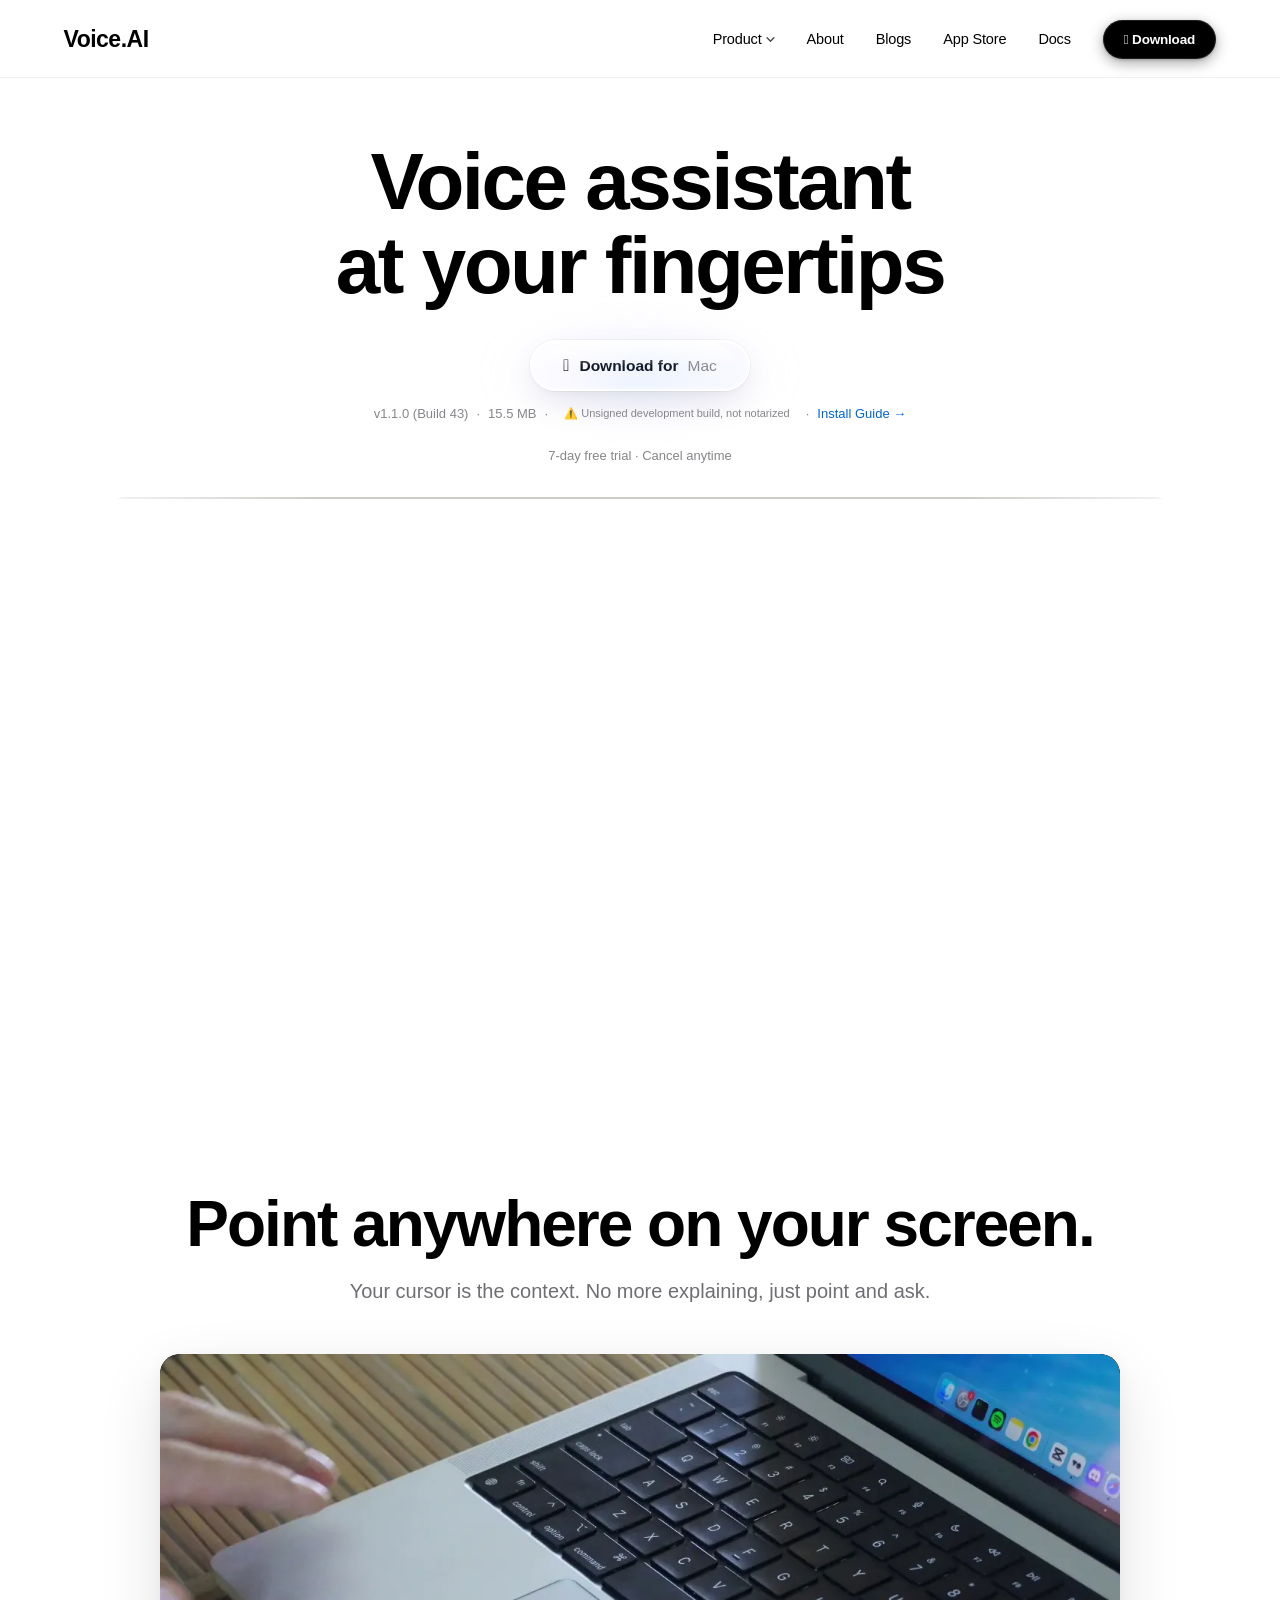
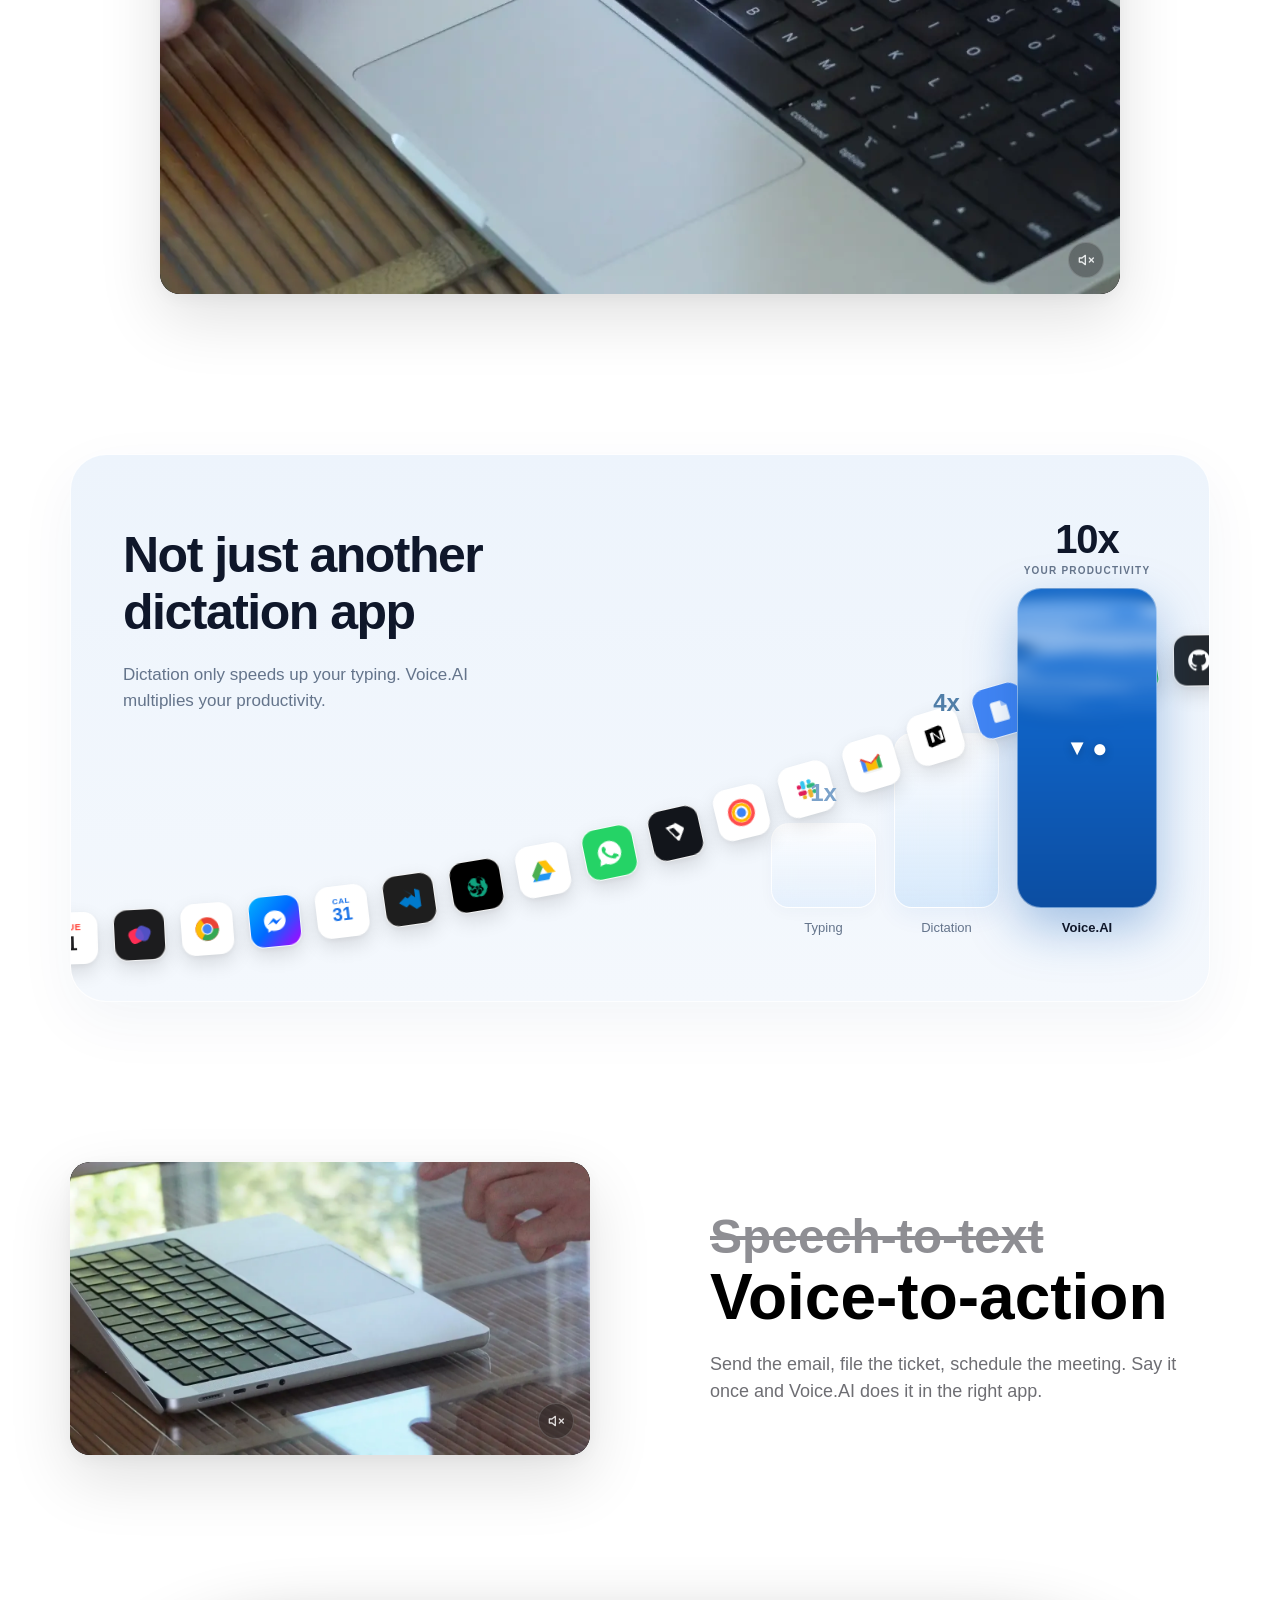
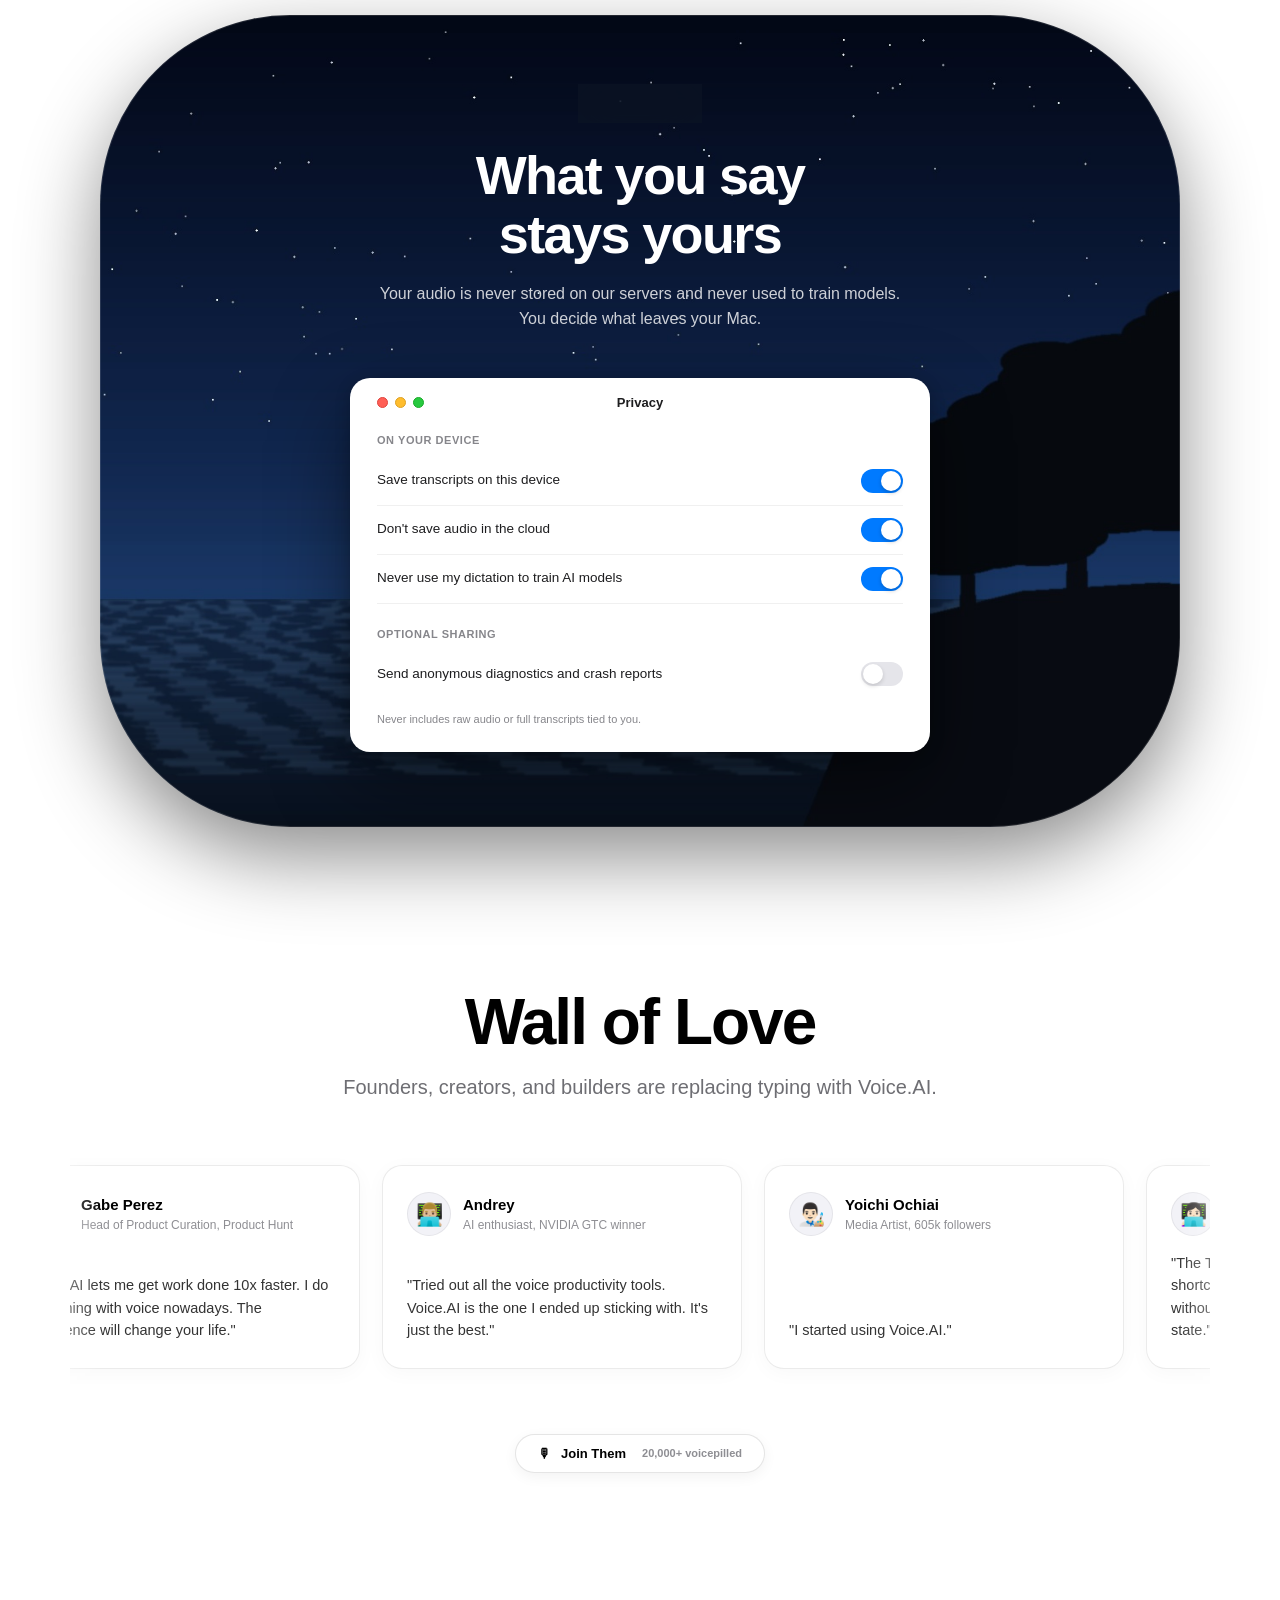
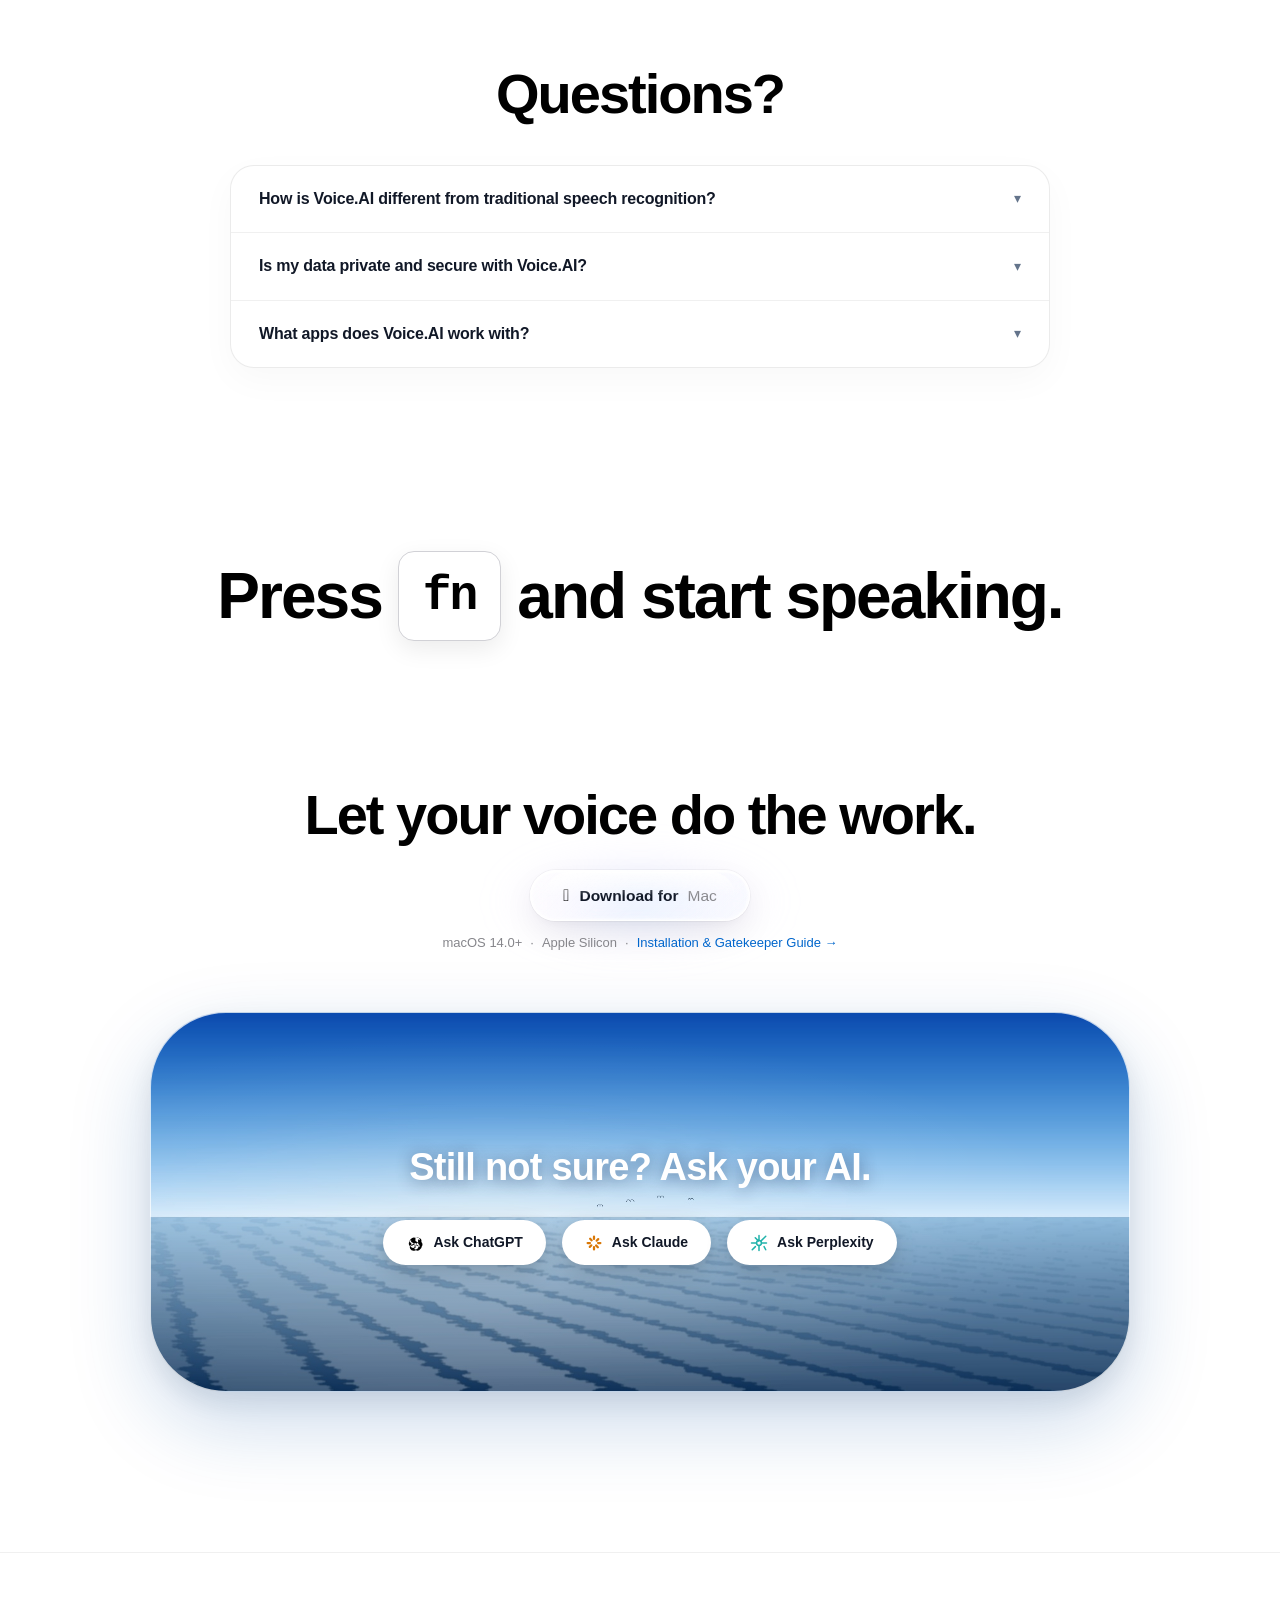
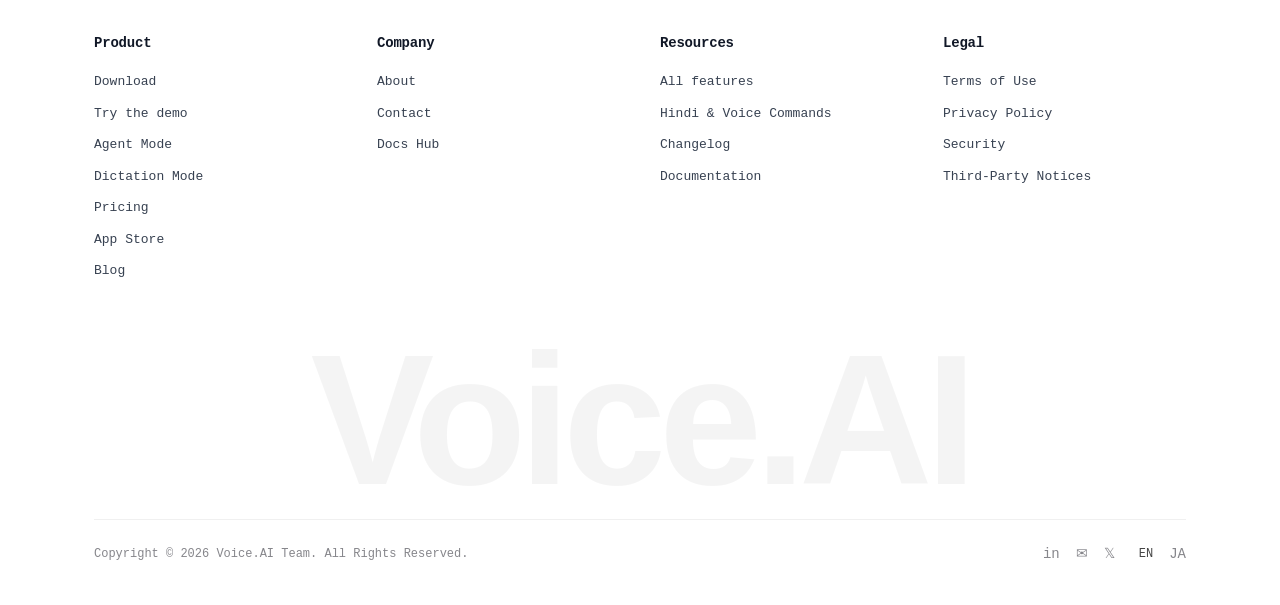
<file: index.html>
<!DOCTYPE html>
<html lang="en">

<head>
  <meta charset="UTF-8">
  <meta name="viewport" content="width=device-width, initial-scale=1.0">
  <title>Voice.AI — Voice assistant at your fingertips</title>
  <link rel="icon" type="image/png" href="assets/app-icon.png">
  <link rel="stylesheet" href="tokens.css">
  <link rel="stylesheet" href="styles.css">
</head>

<body>

  <!-- Top Floating Notch Pill Navigation Header -->
  <header class="site-nav" id="mainHeader">
    <div class="nav-shell">
      <div class="site-logo-wrap">
        <a href="index.html" class="site-logo" title="Voice.AI">
          <span class="logo-text">Voice.AI</span>
          <span class="notch-logo-glyphs">
            <span class="notch-glyph-triangle">▼</span>
            <span class="notch-glyph-dot">●</span>
          </span>
        </a>
      </div>

      <nav class="nav-links-wrap" id="mainNavLinks">
        <a href="#features" class="nav-link">Product <svg width="9" height="5" viewBox="0 0 10 6" fill="none"
            stroke="currentColor" stroke-width="1.8" stroke-linecap="round" stroke-linejoin="round">
            <path d="M1 1L5 5L9 1" />
          </svg></a>
        <a href="about.html" class="nav-link">About</a>
        <a href="blog.html" class="nav-link">Blogs</a>
        <a href="app-store.html" class="nav-link">App Store</a>
        <a href="docs.html" class="nav-link">Docs</a>
      </nav>

      <div class="nav-cta-wrap">
        <a href="download.html" class="btn-nav-download" id="headerDownloadBtn"> Download</a>
      </div>
    </div>
  </header>

  <!-- Hero Section -->
  <main>
    <section class="site-container hero-wrap">
      <h1 class="hero-main-heading">
        Voice assistant<br>at your fingertips
      </h1>

      <div class="hero-download-halo-wrap">
        <a href="download.html" class="btn-mac-download-pill" title="Download Voice.AI">
          <span class="btn-apple-logo"></span>
          <span class="btn-text-main">Download for</span>
          <span class="btn-text-muted">Mac</span>
        </a>
        <div style="font-size: 13px; color: #86868b; display: flex; align-items: center; gap: 8px; z-index: 1;">
          <span class="release-version-text">v1.0.0 (Build 42)</span> ·
          <span class="release-size-text">6.4 MB</span> ·
          <span class="release-status-badge status-unsigned"
            style="font-size: 11px; padding: 2px 8px; border-radius: 9999px;">⚠️ Unsigned dev build</span> ·
          <a href="download.html" style="color: #0066cc; text-decoration: none;">Install Guide →</a>
        </div>
      </div>

      <div class="hero-trial-note">7-day free trial · Cancel anytime</div>

      <!-- Panoramic Hero Video Screen -->
      <div class="panoramic-hero-card">
        <video class="hero-screen-video" src="assets/hero-demo.mp4" autoplay loop muted playsinline preload="auto"
          aria-label="VoiceOS Desktop Demo">
        </video>
      </div>
    </section>

    <!-- Section 2: Point anywhere on your screen -->
    <section class="site-container section-point-anywhere">
      <h2 class="section-headline-lg">Point anywhere on your screen.</h2>
      <p class="section-subheadline">Your cursor is the context. No more explaining, just point and ask.</p>

      <div class="screen-demo-video-wrap">
        <video id="screenVisionVideo" class="screen-demo-video" src="assets/stopLookingDemo.mp4"
          poster="assets/stopScreenshotsDemo-poster.webp" autoplay loop muted playsinline preload="auto"
          aria-label="Pointing at the screen and asking VoiceOS about it">
        </video>
        <button type="button" class="video-audio-toggle-btn" id="screenVisionAudioBtn" aria-label="Toggle audio"
          title="Toggle audio">
          <svg class="icon-sound-off" viewBox="0 0 24 24" fill="none" stroke="currentColor" stroke-width="2"
            stroke-linecap="round" stroke-linejoin="round">
            <polygon points="11 5 6 9 2 9 2 15 6 15 11 19 11 5"></polygon>
            <line x1="23" y1="9" x2="17" y2="15"></line>
            <line x1="17" y1="9" x2="23" y2="15"></line>
          </svg>
          <svg class="icon-sound-on" viewBox="0 0 24 24" fill="none" stroke="currentColor" stroke-width="2"
            stroke-linecap="round" stroke-linejoin="round" style="display:none;">
            <polygon points="11 5 6 9 2 9 2 15 6 15 11 19 11 5"></polygon>
            <path d="M19.07 4.93a10 10 0 0 1 0 14.14M15.54 8.46a5 5 0 0 1 0 7.07"></path>
          </svg>
        </button>
      </div>
    </section>

    <!-- Section 3: Not just another dictation app -->
    <section class="site-container section-not-just-dictation" id="features">
      <div class="not-dictation-card">
        <!-- Running Snake Curve Track (passes in front of 1x and 4x, weaves behind Voice.AI pillar) -->
        <div class="snake-track-container" id="snakeTrackContainer">
          <svg class="snake-svg-path-guide" viewBox="0 0 1140 440" preserveAspectRatio="none">
            <path id="snakeCurvePath"
              d="M -80,390 C 220,390 480,340 700,280 C 820,245 920,205 1020,180 C 1120,155 1200,165 1280,185"
              fill="none" />
          </svg>
        </div>

        <div class="not-dictation-text">
          <h2 class="section-headline-lg"
            style="font-size: 50px; font-weight: 800; letter-spacing: -0.03em; line-height: 1.15; text-align: left; margin-bottom: 20px; color: #0f172a;">
            Not just another<br>dictation app
          </h2>
          <p style="font-size: 17px; color: #64748b; line-height: 1.55; max-width: 420px; margin: 0;">
            Dictation only speeds up your typing. Voice.AI multiplies your productivity.
          </p>
        </div>

        <div class="productivity-pillars-row">
          <!-- Pillar 1: Typing -->
          <div class="prod-pillar-item">
            <span class="pillar-mult pillar-mult-1x">1x</span>
            <div class="prod-pillar pillar-typing"></div>
            <span class="pillar-foot-label">Typing</span>
          </div>

          <!-- Pillar 2: Dictation -->
          <div class="prod-pillar-item">
            <span class="pillar-mult pillar-mult-4x">4x</span>
            <div class="prod-pillar pillar-dictation"></div>
            <span class="pillar-foot-label">Dictation</span>
          </div>

          <!-- Pillar 3: Voice.AI with 10x YOUR PRODUCTIVITY header -->
          <div class="prod-pillar-item voiceai-pillar-wrap">
            <div class="pillars-10x-header">
              <div class="pillars-10x-badge">10x</div>
              <div class="pillars-10x-label">YOUR PRODUCTIVITY</div>
            </div>
            <div class="prod-pillar pillar-voiceai">
              <div class="voiceai-pillar-glyphs">
                <span class="voiceai-glyph-triangle">▼</span>
                <span class="voiceai-glyph-dot">●</span>
              </div>
            </div>
            <span class="pillar-foot-label voiceai-label">Voice.AI</span>
          </div>
        </div>
      </div>
    </section>

    <!-- Section 4: Speech-to-text -> Voice-to-action -->
    <section class="site-container section-voice-to-action">
      <div class="stay-on-task-video-wrap">
        <video id="stayOnTaskVideo" class="stay-on-task-video" src="assets/stayOnTaskDemo.mp4"
          poster="assets/stayOnTaskDemo-poster.webp" autoplay loop muted playsinline preload="auto"
          aria-label="A VoiceOS reminder card on a Mac desktop, with the notch listening above it">
        </video>
        <button type="button" class="video-audio-toggle-btn" id="stayOnTaskAudioBtn" aria-label="Toggle audio"
          title="Toggle audio">
          <svg class="icon-sound-off" viewBox="0 0 24 24" fill="none" stroke="currentColor" stroke-width="2"
            stroke-linecap="round" stroke-linejoin="round">
            <polygon points="11 5 6 9 2 9 2 15 6 15 11 19 11 5"></polygon>
            <line x1="23" y1="9" x2="17" y2="15"></line>
            <line x1="17" y1="9" x2="23" y2="15"></line>
          </svg>
          <svg class="icon-sound-on" viewBox="0 0 24 24" fill="none" stroke="currentColor" stroke-width="2"
            stroke-linecap="round" stroke-linejoin="round" style="display:none;">
            <polygon points="11 5 6 9 2 9 2 15 6 15 11 19 11 5"></polygon>
            <path d="M19.07 4.93a10 10 0 0 1 0 14.14M15.54 8.46a5 5 0 0 1 0 7.07"></path>
          </svg>
        </button>
      </div>

      <div style="max-width: 500px;">
        <div class="strikethrough-tag">Speech-to-text</div>
        <h2 class="voice-to-action-title">Voice-to-action</h2>
        <p style="font-size: 18px; color: #6e6e73; line-height: 1.5;">
          Send the email, file the ticket, schedule the meeting. Say it once and Voice.AI does it in the right app.
        </p>
      </div>
    </section>

    <!-- Section 5: Panoramic Privacy Card (Stadium Capsule with Night Monterey Coast Visual) -->
    <section class="site-container section-privacy-panoramic">
      <div class="panoramic-privacy-card">
        <div class="privacy-toggle-badge">
          <span>Privacy</span>
          <div class="privacy-lock-switch">
            <span class="privacy-lock-icon">🔒</span>
          </div>
        </div>

        <h2 class="privacy-card-heading">
          What you say<br>stays yours
        </h2>
        <p class="privacy-card-subheading">
          Your audio is never stored on our servers and never used to train models. You decide what leaves your Mac.
        </p>

        <div class="privacy-settings-box">
          <div class="privacy-window-header">
            <div class="mac-traffic-lights">
              <span class="traffic-dot dot-red"></span>
              <span class="traffic-dot dot-yellow"></span>
              <span class="traffic-dot dot-green"></span>
            </div>
            <div class="privacy-window-title">Privacy</div>
          </div>

          <div class="privacy-group-label">ON YOUR DEVICE</div>

          <div class="privacy-row">
            <span>Save transcripts on this device</span>
            <div class="ios-switch ios-switch-on"></div>
          </div>
          <div class="privacy-row">
            <span>Don't save audio in the cloud</span>
            <div class="ios-switch ios-switch-on"></div>
          </div>
          <div class="privacy-row">
            <span>Never use my dictation to train AI models</span>
            <div class="ios-switch ios-switch-on"></div>
          </div>

          <div class="privacy-group-label" style="margin-top: 22px;">OPTIONAL SHARING</div>
          <div class="privacy-row" style="border-bottom: none;">
            <span>Send anonymous diagnostics and crash reports</span>
            <div class="ios-switch ios-switch-off"></div>
          </div>

          <div class="privacy-footnote">Never includes raw audio or full transcripts tied to you.</div>
        </div>
      </div>
    </section>

    <!-- Section 6: Wall of Love (Infinite Horizontal Marquee Moving Left to Right) -->
    <section class="site-container section-wall-of-love">
      <h2 class="section-headline-lg" style="margin-bottom: 14px;">Wall of Love</h2>
      <p class="section-subheadline" style="margin-bottom: 0;">Founders, creators, and builders are replacing typing
        with Voice.AI.</p>

      <div class="wall-marquee-container">
        <div class="wall-marquee-track">
          <!-- Set 1 -->
          <div class="testimonial-card">
            <div class="test-user-header">
              <div class="test-avatar">🧔🏻</div>
              <div>
                <div style="font-weight: 700; font-size: 15px;">Gabe Perez</div>
                <div style="font-size: 12px; color: #8e8e93;">Head of Product Curation, Product Hunt</div>
              </div>
            </div>
            <p class="test-quote">
              "Voice.AI lets me get work done 10x faster. I do everything with voice nowadays. The experience will
              change your life."
            </p>
          </div>

          <div class="testimonial-card">
            <div class="test-user-header">
              <div class="test-avatar">👨🏼‍💻</div>
              <div>
                <div style="font-weight: 700; font-size: 15px;">Andrey</div>
                <div style="font-size: 12px; color: #8e8e93;">AI enthusiast, NVIDIA GTC winner</div>
              </div>
            </div>
            <p class="test-quote">
              "Tried out all the voice productivity tools. Voice.AI is the one I ended up sticking with. It's just the
              best."
            </p>
          </div>

          <div class="testimonial-card">
            <div class="test-user-header">
              <div class="test-avatar">👨🏻‍🎨</div>
              <div>
                <div style="font-weight: 700; font-size: 15px;">Yoichi Ochiai</div>
                <div style="font-size: 12px; color: #8e8e93;">Media Artist, 605k followers</div>
              </div>
            </div>
            <p class="test-quote">
              "I started using Voice.AI."
            </p>
          </div>

          <div class="testimonial-card">
            <div class="test-user-header">
              <div class="test-avatar">👩🏻‍💻</div>
              <div>
                <div style="font-weight: 700; font-size: 15px;">Sara Chen</div>
                <div style="font-size: 12px; color: #8e8e93;">Staff Product Designer</div>
              </div>
            </div>
            <p class="test-quote">
              "The Tahoe glass floating UI and keyboard shortcuts feel completely native. Dictating specs without
              touching the keyboard is pure flow state."
            </p>
          </div>

          <div class="testimonial-card">
            <div class="test-user-header">
              <div class="test-avatar">⚡️</div>
              <div>
                <div style="font-weight: 700; font-size: 15px;">David K.</div>
                <div style="font-size: 12px; color: #8e8e93;">Founder &amp; CEO</div>
              </div>
            </div>
            <p class="test-quote">
              "I reply to 150+ Slack messages and emails every single morning using Voice.AI. Cut my morning
              communications time in half."
            </p>
          </div>

          <div class="testimonial-card">
            <div class="test-user-header">
              <div class="test-avatar">👨🏽‍💻</div>
              <div>
                <div style="font-weight: 700; font-size: 15px;">Marcus Vance</div>
                <div style="font-size: 12px; color: #8e8e93;">Senior macOS Engineer</div>
              </div>
            </div>
            <p class="test-quote">
              "The local offline Whisper models are blindingly fast. Zero latency, works on airplane mode, and never
              uploads voice data to random servers."
            </p>
          </div>

          <!-- Set 2 (Exact duplicate for seamless infinite loop) -->
          <div class="testimonial-card">
            <div class="test-user-header">
              <div class="test-avatar">🧔🏻</div>
              <div>
                <div style="font-weight: 700; font-size: 15px;">Gabe Perez</div>
                <div style="font-size: 12px; color: #8e8e93;">Head of Product Curation, Product Hunt</div>
              </div>
            </div>
            <p class="test-quote">
              "Voice.AI lets me get work done 10x faster. I do everything with voice nowadays. The experience will
              change your life."
            </p>
          </div>

          <div class="testimonial-card">
            <div class="test-user-header">
              <div class="test-avatar">👨🏼‍💻</div>
              <div>
                <div style="font-weight: 700; font-size: 15px;">Andrey</div>
                <div style="font-size: 12px; color: #8e8e93;">AI enthusiast, NVIDIA GTC winner</div>
              </div>
            </div>
            <p class="test-quote">
              "Tried out all the voice productivity tools. Voice.AI is the one I ended up sticking with. It's just the
              best."
            </p>
          </div>

          <div class="testimonial-card">
            <div class="test-user-header">
              <div class="test-avatar">👨🏻‍🎨</div>
              <div>
                <div style="font-weight: 700; font-size: 15px;">Yoichi Ochiai</div>
                <div style="font-size: 12px; color: #8e8e93;">Media Artist, 605k followers</div>
              </div>
            </div>
            <p class="test-quote">
              "I started using Voice.AI."
            </p>
          </div>

          <div class="testimonial-card">
            <div class="test-user-header">
              <div class="test-avatar">👩🏻‍💻</div>
              <div>
                <div style="font-weight: 700; font-size: 15px;">Sara Chen</div>
                <div style="font-size: 12px; color: #8e8e93;">Staff Product Designer</div>
              </div>
            </div>
            <p class="test-quote">
              "The Tahoe glass floating UI and keyboard shortcuts feel completely native. Dictating specs without
              touching the keyboard is pure flow state."
            </p>
          </div>

          <div class="testimonial-card">
            <div class="test-user-header">
              <div class="test-avatar">⚡️</div>
              <div>
                <div style="font-weight: 700; font-size: 15px;">David K.</div>
                <div style="font-size: 12px; color: #8e8e93;">Founder &amp; CEO</div>
              </div>
            </div>
            <p class="test-quote">
              "I reply to 150+ Slack messages and emails every single morning using Voice.AI. Cut my morning
              communications time in half."
            </p>
          </div>

          <div class="testimonial-card">
            <div class="test-user-header">
              <div class="test-avatar">👨🏽‍💻</div>
              <div>
                <div style="font-weight: 700; font-size: 15px;">Marcus Vance</div>
                <div style="font-size: 12px; color: #8e8e93;">Senior macOS Engineer</div>
              </div>
            </div>
            <p class="test-quote">
              "The local offline Whisper models are blindingly fast. Zero latency, works on airplane mode, and never
              uploads voice data to random servers."
            </p>
          </div>
        </div>
      </div>

      <div class="join-them-pill">
        <span>🎙</span>
        <span>Join Them</span>
        <span style="color: #8e8e93; font-size: 11px; margin-left: 6px;">20,000+ voicepilled</span>
      </div>
    </section>

    <!-- Section 7: Questions? FAQ -->
    <section class="site-container section-faq">
      <h2 class="section-headline-lg"
        style="font-size: 56px; font-weight: 800; letter-spacing: -2px; margin-bottom: 20px;">Questions?</h2>

      <div class="faq-accordions-wrap">
        <!-- Question 1 -->
        <div class="faq-item" onclick="toggleFaq(this)">
          <div class="faq-header">
            <span class="faq-question">How is Voice.AI different from traditional speech recognition?</span>
            <span class="faq-chevron">▾</span>
          </div>
          <div class="faq-answer">
            <p>
              Traditional dictation only transcribes your literal speech word-for-word, including verbal fillers ("um",
              "uh"), awkward formatting errors, and typos. Voice.AI is an active AI voice operating system powered by
              on-device Whisper models and contextual LLM post-processing. It understands your intent, removes verbal
              clutter, and formats thoughts in real time. Beyond typing, <strong>Agent Mode</strong> turns spoken
              commands directly into actions—like summarizing email threads, scheduling meetings, creating Linear
              tickets, and automating multi-step tasks across your Mac.
            </p>
          </div>
        </div>

        <!-- Question 2 -->
        <div class="faq-item" onclick="toggleFaq(this)">
          <div class="faq-header">
            <span class="faq-question">Is my data private and secure with Voice.AI?</span>
            <span class="faq-chevron">▾</span>
          </div>
          <div class="faq-answer">
            <p>
              Yes, completely. Voice.AI is built privacy-first: your audio is transcribed on-device using local Apple
              Silicon-optimized Whisper models. Your voice recordings are never stored on our servers and are never used
              to train public AI models. All network communication utilizes FIPS-compliant TLS 1.2+ encryption, and you
              have complete toggle-level control over what leaves your device. What you say stays yours.
            </p>
          </div>
        </div>

        <!-- Question 3 -->
        <div class="faq-item" onclick="toggleFaq(this)">
          <div class="faq-header">
            <span class="faq-question">What apps does Voice.AI work with?</span>
            <span class="faq-chevron">▾</span>
          </div>
          <div class="faq-answer">
            <p>
              Voice.AI works with <strong>every application</strong> on your computer. In <strong>Dictation
                Mode</strong>, placing your cursor into any text field—whether in Slack, Notion, Gmail, VS Code,
              Obsidian, Apple Notes, or Google Docs—instantly inputs clean, formatted text. In <strong>Agent
                Mode</strong>, Voice.AI features deep native integrations with over 20+ applications (including Google
              Calendar, Linear, Jira, Apple Mail, WhatsApp, Telegram, and Chrome) plus Model Context Protocol (MCP)
              server support for custom developer tooling.
            </p>
          </div>
        </div>
      </div>
    </section>

    <!-- Section 8: Press fn and start speaking -->
    <section class="site-container section-press-fn">
      <div class="press-fn-heading">
        <span>Press</span>
        <div class="big-fn-keycap">fn</div>
        <span>and start speaking.</span>
      </div>
    </section>

    <!-- Section 9: Let your voice do the work & Ask your AI -->
    <section class="site-container" style="text-align: center; padding: 60px 0;">
      <h2 class="section-headline-lg" style="font-size: 56px; margin-bottom: 24px;">Let your voice do the work.</h2>

      <div class="hero-download-halo-wrap" style="margin-bottom: 48px;">
        <a href="download.html" class="btn-mac-download-pill" title="Download Voice.AI">
          <span class="btn-apple-logo"></span>
          <span class="btn-text-main">Download for</span>
          <span class="btn-text-muted">Mac</span>
        </a>
        <div style="font-size: 13px; color: #86868b; display: flex; align-items: center; gap: 8px; z-index: 1;">
          <span>macOS 14.0+</span> ·
          <span>Apple Silicon</span> ·
          <a href="download.html" style="color: #0066cc; text-decoration: none;">Installation &amp; Gatekeeper Guide
            →</a>
        </div>
      </div>

      <!-- Panoramic Ask your AI Ocean Card (Curved rounded container) -->
      <div class="panoramic-ai-ocean-card">
        <h3 class="panoramic-ai-ocean-heading">Still not sure? Ask your AI.</h3>
        <div class="ai-relay-pills-row">
          <a href="https://chatgpt.com/?q=Review+Voice.AI+and+its+features+as+an+AI+voice+assistant+for+Mac"
            target="_blank" rel="noopener noreferrer" class="ai-relay-pill">
            <svg width="18" height="18" viewBox="0 0 24 24" fill="#000000">
              <path
                d="M20.5 10.5a4.8 4.8 0 00-.4-3.4 5 5 0 00-4.3-2.5 4.8 4.8 0 00-3.3.4 5 5 0 00-6 1.8 4.8 4.8 0 00-1.8 3.3 5 5 0 00.5 6.2 4.8 4.8 0 00.4 3.4 5 5 0 004.3 2.5 4.8 4.8 0 003.3-.4 5 5 0 006-1.8 4.8 4.8 0 001.8-3.3 5 5 0 00-.5-6.2zm-7.6 10.1a3.6 3.6 0 01-2.2-.8l1.7-1a.6.6 0 00.3-.5v-4.1l3.5 2v2.2a3.7 3.7 0 01-3.3 2.2zm-6.7-3.8a3.7 3.7 0 01-.5-2.3l1.7 1a.6.6 0 00.6 0l3.5-2v4.1l-1.9 1.1a3.7 3.7 0 01-3.4-1.9zm-1.1-7.2a3.6 3.6 0 011.7-1.5v2a.6.6 0 00.3.5l3.5 2-3.5 2v-2.2a3.7 3.7 0 01-2-2.8zm11 1.7l-3.5-2v-4.1l1.9-1.1a3.7 3.7 0 013.4 1.9 3.6 3.6 0 01.5 2.3l-1.7-1a.6.6 0 00-.6 0zm2.2 4.9a3.7 3.7 0 01-1.7 1.5v-2a.6.6 0 00-.3-.5l-3.5-2 3.5-2v2.2a3.7 3.7 0 012 2.8zm-7.5-3.3l1.7-1 1.7 1v2l-1.7 1-1.7-1v-2z" />
            </svg>
            <span>Ask ChatGPT</span>
          </a>
          <a href="https://claude.ai/new?q=What+is+Voice.AI+and+how+does+its+voice+assistant+differ+from+standard+dictation%3F"
            target="_blank" rel="noopener noreferrer" class="ai-relay-pill">
            <svg width="18" height="18" viewBox="0 0 24 24" fill="#D97706">
              <path
                d="M12 2a1.5 1.5 0 011.5 1.5v3.1a1.5 1.5 0 01-3 0V3.5A1.5 1.5 0 0112 2zm6.7 3.8a1.5 1.5 0 010 2.1l-2.2 2.2a1.5 1.5 0 01-2.1-2.1l2.2-2.2a1.5 1.5 0 012.1 0zM22 12a1.5 1.5 0 01-1.5 1.5h-3.1a1.5 1.5 0 010-3h3.1A1.5 1.5 0 0122 12zm-3.8 6.7a1.5 1.5 0 01-2.1 0l-2.2-2.2a1.5 1.5 0 112.1-2.1l2.2 2.2a1.5 1.5 0 010 2.1zM12 22a1.5 1.5 0 01-1.5-1.5v-3.1a1.5 1.5 0 013 0v3.1A1.5 1.5 0 0112 22zm-6.7-3.8a1.5 1.5 0 010-2.1l2.2-2.2a1.5 1.5 0 012.1 2.1l-2.2 2.2a1.5 1.5 0 01-2.1 0zM2 12a1.5 1.5 0 011.5-1.5h3.1a1.5 1.5 0 010 3H3.5A1.5 1.5 0 012 12zm3.8-6.7a1.5 1.5 0 012.1 0l2.2 2.2a1.5 1.5 0 01-2.1 2.1l-2.2-2.2a1.5 1.5 0 010-2.1z" />
            </svg>
            <span>Ask Claude</span>
          </a>
          <a href="https://www.perplexity.ai/search?q=Review+Voice.AI+Mac+voice+assistant" target="_blank"
            rel="noopener noreferrer" class="ai-relay-pill">
            <svg width="18" height="18" viewBox="0 0 24 24" fill="none" stroke="#20B2AA" stroke-width="2"
              stroke-linecap="round" stroke-linejoin="round">
              <circle cx="12" cy="12" r="3.2" />
              <path d="M12 2v6m0 8v6M2 12h6m8 0h6m-15-7l4.2 4.2m7.6 7.6L21 21M3 21l4.2-4.2m7.6-7.6L21 3" />
            </svg>
            <span>Ask Perplexity</span>
          </a>
        </div>
      </div>
    </section>
  </main>

  <!-- 4-Column Footer & Giant Watermark -->
  <footer class="site-footer">
    <div class="site-container">
      <div class="footer-nav-grid">
        <div>
          <div class="footer-col-title">Product</div>
          <div class="footer-links-list">
            <a href="download.html" class="footer-link">Download</a>
            <a href="app/index.html" class="footer-link" target="_blank">Try the demo</a>
            <a href="app/index.html" class="footer-link">Agent Mode</a>
            <a href="app/index.html" class="footer-link">Dictation Mode</a>
            <a href="#pricing" class="footer-link">Pricing</a>
            <a href="app-store.html" class="footer-link">App Store</a>
            <a href="blog.html" class="footer-link">Blog</a>
          </div>
        </div>

        <div>
          <div class="footer-col-title">Company</div>
          <div class="footer-links-list">
            <a href="about.html" class="footer-link">About</a>
            <a href="about.html#contact" class="footer-link">Contact</a>
            <a href="docs.html" class="footer-link">Docs Hub</a>
          </div>
        </div>

        <div>
          <div class="footer-col-title">Resources</div>
          <div class="footer-links-list">
            <a href="#features" class="footer-link">All features</a>
            <a href="docs.html?doc=hindi-control-report" class="footer-link">Hindi &amp; Voice Commands</a>
            <a href="docs.html?doc=changelog" class="footer-link">Changelog</a>
            <a href="docs.html" class="footer-link">Documentation</a>
          </div>
        </div>

        <div>
          <div class="footer-col-title">Legal</div>
          <div class="footer-links-list">
            <a href="#terms" class="footer-link">Terms of Use</a>
            <a href="#privacy" class="footer-link">Privacy Policy</a>
            <a href="docs.html?doc=security" class="footer-link">Security</a>
            <a href="docs.html?doc=third-party-notices" class="footer-link">Third-Party Notices</a>
          </div>
        </div>
      </div>

      <!-- Giant Watermark -->
      <div class="giant-footer-watermark">Voice.AI</div>

      <!-- Bottom Bar -->
      <div class="footer-bottom-bar">
        <div>Copyright © 2026 Voice.AI Team. All Rights Reserved.</div>
        <div class="footer-social-links">
          <a href="#" class="footer-social-link" title="LinkedIn">in</a>
          <a href="#" class="footer-social-link" title="Email">✉</a>
          <a href="#" class="footer-social-link" title="X">𝕏</a>
          <span style="color: #444; margin-left: 8px;">EN</span>
          <a href="#" class="footer-social-link">JA</a>
        </div>
      </div>
    </div>
  </footer>

  <script>
    // Morph header to floating notch pill on scroll
    function handleNavScroll() {
      if (window.scrollY > 40) {
        document.body.classList.add('scrolled');
      } else {
        document.body.classList.remove('scrolled');
      }
    }
    window.addEventListener('scroll', handleNavScroll, { passive: true });
    window.addEventListener('DOMContentLoaded', handleNavScroll);
    handleNavScroll();

    // FAQ Accordion Toggle
    function toggleFaq(item) {
      const isCurrentlyActive = item.classList.contains('active');
      document.querySelectorAll('.faq-item').forEach(el => el.classList.remove('active'));
      if (!isCurrentlyActive) {
        item.classList.add('active');
      }
    }

    // Video Audio Toggle helper
    function setupVideoAudioToggle(btnId, vidId) {
      const btn = document.getElementById(btnId);
      const vid = document.getElementById(vidId);
      if (btn && vid) {
        btn.addEventListener('click', () => {
          vid.muted = !vid.muted;
          const soundOff = btn.querySelector('.icon-sound-off');
          const soundOn = btn.querySelector('.icon-sound-on');
          if (vid.muted) {
            soundOff.style.display = 'block';
            soundOn.style.display = 'none';
          } else {
            soundOff.style.display = 'none';
            soundOn.style.display = 'block';
          }
        });
      }
    }
    setupVideoAudioToggle('screenVisionAudioBtn', 'screenVisionVideo');
    setupVideoAudioToggle('stayOnTaskAudioBtn', 'stayOnTaskVideo');

    // Video Audio Toggle helper
    function setupVideoAudioToggle(btnId, vidId) {
      const btn = document.getElementById(btnId);
      const vid = document.getElementById(vidId);
      if (btn && vid) {
        btn.addEventListener('click', () => {
          vid.muted = !vid.muted;
          const soundOff = btn.querySelector('.icon-sound-off');
          const soundOn = btn.querySelector('.icon-sound-on');
          if (vid.muted) {
            soundOff.style.display = 'block';
            soundOn.style.display = 'none';
          } else {
            soundOff.style.display = 'none';
            soundOn.style.display = 'block';
          }
        });
      }
    }
    setupVideoAudioToggle('screenVisionAudioBtn', 'screenVisionVideo');
    setupVideoAudioToggle('stayOnTaskAudioBtn', 'stayOnTaskVideo');
  </script>
  <script src="release.js"></script>
  <script src="snake-animation.js"></script>
</body>

</html>
</file>
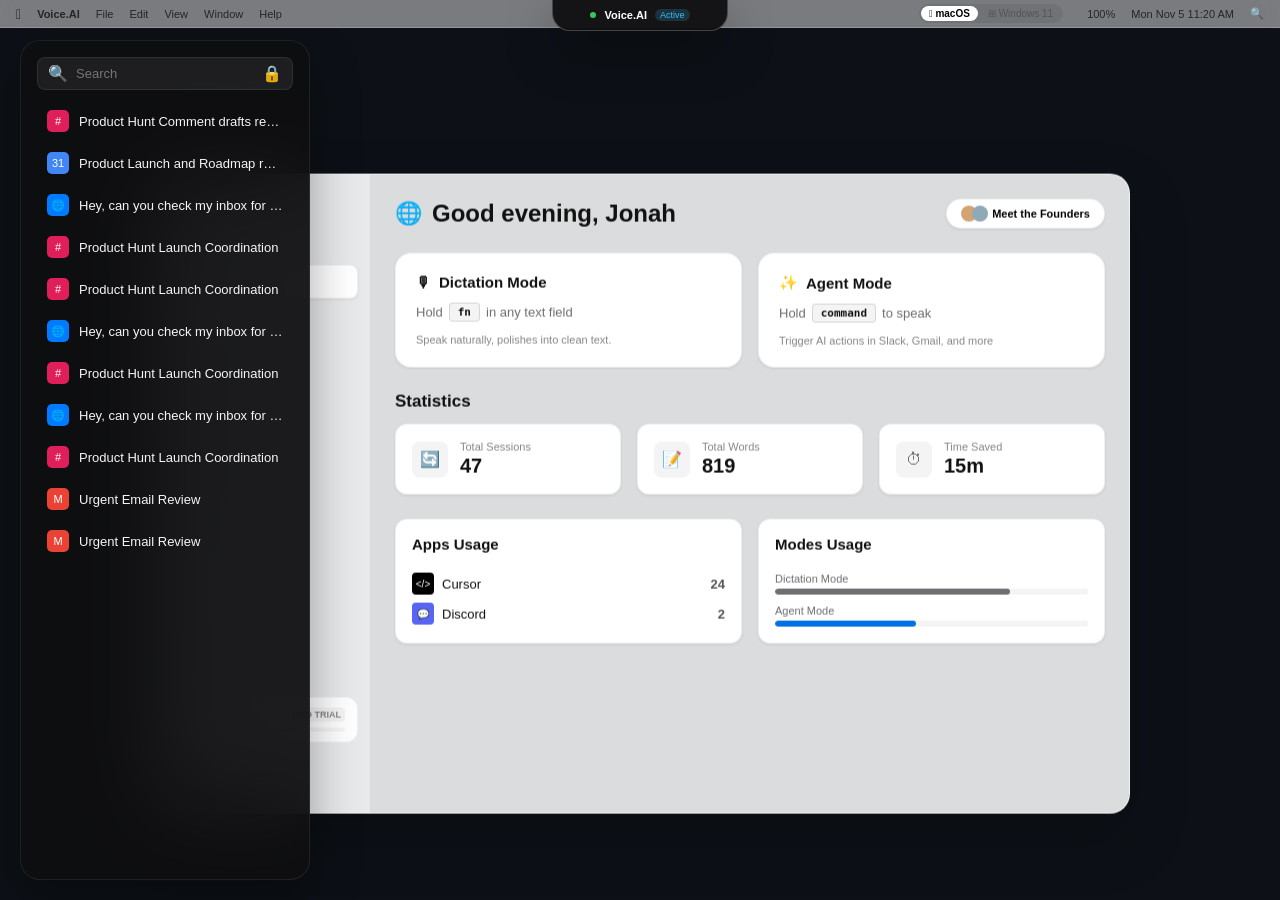
<file: app/index.html>
<!DOCTYPE html>
<html lang="en">
<head>
  <meta charset="UTF-8">
  <meta name="viewport" content="width=device-width, initial-scale=1.0">
  <title>Voice.AI — Notch Glass Island & Circle to Ask</title>
  <link rel="stylesheet" href="../tokens.css">
  <link rel="stylesheet" href="styles.css">
</head>
<body>

  <!-- macOS Tahoe Top Menu Bar -->
  <header class="macos-menubar">
    <div class="menubar-left">
      <span class="menubar-apple-logo"></span>
      <span class="menubar-item active">Voice.AI</span>
      <span class="menubar-item">File</span>
      <span class="menubar-item">Edit</span>
      <span class="menubar-item">View</span>
      <span class="menubar-item">Window</span>
      <span class="menubar-item">Help</span>
    </div>
    <div class="menubar-right">
      <!-- Platform Switcher: macOS vs Windows 11 -->
      <div id="platformSwitcher" style="display: flex; align-items: center; background: rgba(0, 0, 0, 0.08); border-radius: 9999px; padding: 2px; gap: 2px; margin-right: 8px;">
        <button id="btnPlatformMac" style="background: #ffffff; border: none; border-radius: 9999px; padding: 2px 8px; font-size: 10px; font-weight: bold; cursor: pointer;"> macOS</button>
        <button id="btnPlatformWin" style="background: none; border: none; border-radius: 9999px; padding: 2px 8px; font-size: 10px; font-weight: 500; cursor: pointer; color: #555;">⊞ Windows 11</button>
      </div>

      <!-- Visible Screen Capture Indicator -->
      <div class="capture-indicator" id="captureIndicator">
        <span class="capture-dot"></span>
        <span>Screen Capture Active</span>
      </div>
      <span class="menubar-item">100%</span>
      <span class="menubar-item" id="menubarClock">Mon Nov 5 11:20 AM</span>
      <span class="menubar-item">🔍</span>
    </div>
  </header>

  <!-- ======================================================================
       CONTINUOUS NOTCH-ATTACHED GLASS ISLAND (Single Morphing Surface)
       ====================================================================== -->
  <div class="notch-island-wrapper">
    <div class="notch-glass-island" id="notchGlassIsland">
      
      <!-- 1. Resting State: Blends with MacBook Notch -->
      <div class="island-resting-content" id="islandResting">
        <div class="island-resting-dot" id="islandStateDot"></div>
        <span class="island-resting-label">Voice.AI</span>
        <span class="island-resting-badge" id="islandStateBadge">Active</span>
      </div>

      <!-- 2. Expanded State: Morphs continuously on hover / voice / capture -->
      <div class="island-expanded-content" id="islandExpanded">
        <!-- Top Control Bar -->
        <div class="island-header-bar">
          <div class="island-brand">
            <svg style="width: 14px; height: 14px; color: #38bdf8; fill: none; stroke: currentColor; stroke-width: 2;" viewBox="0 0 24 24">
              <circle cx="12" cy="12" r="10"></circle>
              <line x1="2" y1="12" x2="22" y2="12"></line>
              <path d="M12 2a15.3 15.3 0 0 1 4 10 15.3 15.3 0 0 1-4 10 15.3 15.3 0 0 1-4-10 15.3 15.3 0 0 1 4-10z"></path>
            </svg>
            <span>Voice.AI Notch Island</span>
          </div>

          <div class="island-header-actions">
            <!-- Circle to Ask Quick Trigger Button -->
            <button class="btn-circle-trigger" id="btnCircleTrigger" title="Circle anything on screen with cursor (Cmd+Shift+C)">
              <span>⭕️</span>
              <span>Circle to Ask</span>
            </button>

            <!-- Pin Control -->
            <button class="btn-pin" id="btnPinIsland" title="Pin Island Open">📌</button>
            
            <!-- History Drawer Toggle -->
            <button class="btn-pin" id="drawerToggleBtn" title="Session History">🕒</button>
            
            <!-- Collapse Button -->
            <button class="btn-collapse" id="btnCollapseIsland" title="Collapse (Esc)">✕</button>
          </div>
        </div>

        <!-- Unified Prompt Field (Type or Speak coexisting seamlessly) -->
        <div class="island-prompt-box">
          <input 
            type="text" 
            class="island-text-input" 
            id="islandInput" 
            placeholder="Ask or type an instruction... (Press Return to send)" 
            autocomplete="off"
          />
          <button class="btn-mic-toggle" id="btnMicToggle" title="Click or Hold Hotkey to Speak">🎙</button>
        </div>

        <!-- Circle to Ask Selection Thumbnail & Redaction Info -->
        <div class="circle-crop-preview" id="circleCropPreview">
          <div class="crop-thumbnail-box">
            <span>📷</span>
          </div>
          <div class="crop-details">
            <div class="crop-meta-row">
              <span id="cropToolBadge">SELECTION</span>
              <span class="redaction-badge" id="redactionBadge">1 REDACTED</span>
            </div>
            <div class="crop-ocr-text" id="cropOcrText">
              Things 3 — Project Feel Productive: Review thumbnail redesign concepts...
            </div>
          </div>
        </div>

        <!-- Quick Action Chips -->
        <div class="quick-action-chips">
          <button class="action-chip" data-query="Spotify pe meri chill playlist laga do">🎵 Spotify Playlist</button>
          <button class="action-chip" data-query="Slack pe team ko bata do meeting late hai">💬 Slack Team Update</button>
          <button class="action-chip" data-query="GitHub pe mere open PRs dikhao">🐙 GitHub Open PRs</button>
          <button class="action-chip" data-query="Search karo: Apple Tahoe liquid glass design">🔍 Search Web</button>
          <button class="action-chip" data-action="explain">Explain this</button>
          <button class="action-chip" data-action="translate">Translate to Hindi</button>
          <button class="action-chip" data-action="things">Add to Things 3</button>
        </div>

        <!-- Background Execution Status Chip -->
        <div id="bgStatusChip" style="display: none; align-items: center; gap: 6px; background: rgba(56, 189, 248, 0.12); border: 1px solid rgba(56, 189, 248, 0.25); border-radius: var(--radius-pill); padding: 4px 10px; font-size: 11px; color: #38bdf8; width: fit-content;">
          <span class="capture-dot" style="background: #38bdf8;"></span>
          <span id="bgStatusText">Running background task...</span>
        </div>

        <!-- Dialog Streams: User Prompt & Agent Answer -->
        <div class="island-dialog-area">
          <div class="dialog-user-speech" id="dialogUserPrompt">Can you schedule an appointment with Kai and Maxim tomo...</div>
          <div class="dialog-agent-reply" id="dialogAgentReply">I have scheduled your meeting with Kai and Maxim.</div>
        </div>

        <!-- Meeting Confirmation Card (Exact match with reference screenshot) -->
        <div class="hud-meeting-card" id="hudMeetingCard">
          <div class="meeting-card-title">Roadmap Discussion with Kai & Maxim</div>
          <div class="meeting-card-time">Monday, June 15, 2026, 2:00 PM - 3:00 PM PDT</div>
          <div class="meeting-card-attendees">
            <span>Attendees: </span>
            <a href="mailto:kai@voice.ai.com" style="color: #4da3ff; text-decoration: underline;">kai@voice.ai.com</a>, 
            <a href="mailto:maksim@voice.ai.com" style="color: #4da3ff; text-decoration: underline;">maksim@voice.ai.com</a>
          </div>
          <div class="meeting-card-link-row">
            <a href="https://meet.google.com" target="_blank" class="gmeet-link" style="color: #4da3ff; font-size: 13px; text-decoration: underline;">Google Meet Link</a>
            <button class="btn-copy-link" id="btnCopyMeetLink" title="Copy Google Meet Link" style="background: none; border: none; color: #a1a1aa; cursor: pointer; font-size: 14px;">❐</button>
          </div>
        </div>

        <!-- Sources Row (from reference screenshot) -->
        <div class="hud-sources-row">
          <div class="source-icons-group">
            <span class="source-icon-badge gcal" style="background: #ffffff; color: #4285f4; border-radius: 50%; width: 18px; height: 18px; display: inline-flex; align-items: center; justify-content: center; font-size: 11px; font-weight: bold;">G</span>
            <span class="source-icon-badge gmail" style="background: #ea4335; color: #ffffff; border-radius: 50%; width: 18px; height: 18px; display: inline-flex; align-items: center; justify-content: center; font-size: 11px; font-weight: bold;">G</span>
          </div>
          <span class="source-label" style="font-size: 12px; color: #a1a1aa;">Sources</span>
        </div>

        <!-- Deep-Link Result Card (Spotify / Slack / GitHub / Notes) -->
        <div id="deepLinkCard" style="display: none; background: rgba(255, 255, 255, 0.05); border: 1px solid var(--color-border-subtle-dark); border-radius: var(--radius-md); padding: 10px 14px; align-items: center; justify-content: space-between;">
          <div style="display: flex; align-items: center; gap: 8px;">
            <span id="deepLinkIcon" style="font-size: 14px;">🎵</span>
            <div style="display: flex; flex-direction: column;">
              <span id="deepLinkTitle" style="font-size: 12px; font-weight: 600; color: #ffffff;">Spotify Playback Started</span>
              <span id="deepLinkElapsed" style="font-size: 10px; color: #a1a1aa;">Elapsed: 1.8s</span>
            </div>
          </div>
          <a id="deepLinkBtn" href="#" target="_blank" style="background: #ffffff; color: #000000; padding: 4px 12px; border-radius: var(--radius-pill); font-size: 11px; font-weight: 600; text-decoration: none;">View in App ↗</a>
        </div>

        <!-- Embedded Interactive Confirmation Card (Things 3) -->
        <div class="hud-action-card" id="hudActionCard" style="display: none;">
          <div class="action-card-header">
            <div class="action-card-type">
              <span class="badge-tag">W</span>
              <span>TO-DO</span>
            </div>
            <span class="badge-today">Today</span>
          </div>

          <div class="action-card-task">
            <div class="checkbox-custom" id="actionCheckbox"></div>
            <span id="actionTaskTitle">Review thumbnail concepts</span>
          </div>

          <input type="text" class="action-notes-input" placeholder="Notes (optional)" id="actionNotesInput" value="">

          <div class="action-card-footer">
            <span class="action-metadata">List: Feel Productive</span>
            <button class="action-btn-primary" id="actionConfirmBtn">Add to-do</button>
          </div>
        </div>
      </div>

    </div>
  </div>

  <!-- ======================================================================
       CIRCLE TO ASK FULL-SCREEN SELECTION OVERLAY (Canvas + Crosshair)
       ====================================================================== -->
  <div class="screen-selection-overlay" id="screenSelectionOverlay">
    <canvas class="overlay-canvas" id="selectionCanvas"></canvas>
    
    <!-- Floating Tool Selector -->
    <div class="selection-toolbar" id="selectionToolbar">
      <button class="selection-tool-btn active" data-tool="lasso">✏️ Freehand Lasso</button>
      <button class="selection-tool-btn" data-tool="rectangle">▢ Drag Rectangle</button>
      <button class="selection-tool-btn" data-tool="element">⬚ Element Snap</button>
      <button class="selection-tool-btn" data-tool="window">🗔 Whole Window</button>
      <span style="color: rgba(255,255,255,0.2);">|</span>
      <button class="selection-cancel-btn" id="cancelSelectionBtn">Cancel (Esc)</button>
    </div>
  </div>

  <!-- Floating Obsidian History Side Pane (Docked on left as in reference screenshot) -->
  <aside class="history-drawer" id="historyDrawer">
    <div class="drawer-search-bar">
      <span>🔍</span>
      <input type="text" placeholder="Search" id="drawerSearchInput">
      <span>🔒</span>
    </div>
    <div class="drawer-threads-list" id="drawerThreadsList"></div>
  </aside>

  <!-- Main Voice.AI Application Window -->
  <main class="app-window" id="appWindow">
    
    <!-- Sidebar -->
    <aside class="app-sidebar">
      <div class="traffic-lights">
        <div class="traffic-light tl-red"></div>
        <div class="traffic-light tl-yellow"></div>
        <div class="traffic-light tl-green"></div>
      </div>

      <div class="app-logo">
        <span>voice</span>
        <div class="logo-dot"></div>
        <span>s</span>
        <span class="logo-pro-badge">PRO</span>
      </div>

      <nav class="nav-list">
        <div class="nav-item active" data-tab="dashboard">
          <span>⊞</span>
          <span>Dashboard</span>
        </div>
        <div class="nav-item" data-tab="insights">
          <span>📊</span>
          <span>Insights</span>
        </div>
        <div class="nav-item" data-tab="history">
          <span>🕒</span>
          <span>History</span>
        </div>
        <div class="nav-item" data-tab="dictation">
          <span>🎙</span>
          <span>Dictation</span>
        </div>
        <div class="nav-item" data-tab="agent">
          <span>✨</span>
          <span>Agent</span>
        </div>
        <div class="nav-item" data-tab="apps">
          <span>📦</span>
          <span>Apps</span>
        </div>
        <div class="nav-item" data-tab="settings">
          <span>⚙</span>
          <span>Settings</span>
        </div>
      </nav>

      <!-- Pro Trial Progress -->
      <div class="trial-card">
        <div class="trial-header">
          <span>0 / 14 days</span>
          <span class="trial-pro-badge">PRO TRIAL</span>
        </div>
        <div class="trial-progress-track">
          <div class="trial-progress-bar"></div>
        </div>
      </div>

      <!-- User Card -->
      <div class="user-profile-card">
        <div class="user-avatar">J</div>
        <div class="user-info">
          <span class="user-name">Jonah Daian</span>
          <span class="user-email">jonah@wako.ai</span>
        </div>
      </div>
    </aside>

    <!-- Main Content Area -->
    <section class="app-content">

      <!-- View 1: Dashboard -->
      <div class="view-panel active" id="view-dashboard">
        <div class="content-header">
          <div class="greeting-row">
            <span style="font-size: 22px;">🌐</span>
            <h1 class="greeting-title">Good evening, Jonah</h1>
          </div>

          <button class="founders-btn">
            <span style="display: flex; margin-right: -4px;">
              <span style="width: 16px; height: 16px; border-radius: 50%; background: #d4a373; display: inline-block;"></span>
              <span style="width: 16px; height: 16px; border-radius: 50%; background: #90a9b7; display: inline-block; margin-left: -5px;"></span>
            </span>
            <span>Meet the Founders</span>
          </button>
        </div>

        <!-- Two Mode Cards (Hero) -->
        <div class="hero-modes-grid">
          <div class="mode-card" id="dictationModeCard" style="cursor: pointer;">
            <div class="mode-card-header">
              <span>🎙</span>
              <span>Dictation Mode</span>
            </div>
            <div class="mode-hotkey-row">
              <span>Hold</span>
              <span class="keycap">fn</span>
              <span>in any text field</span>
            </div>
            <p class="mode-description">Speak naturally, polishes into clean text.</p>
          </div>

          <div class="mode-card" id="agentModeCard" style="cursor: pointer;">
            <div class="mode-card-header">
              <span>✨</span>
              <span>Agent Mode</span>
            </div>
            <div class="mode-hotkey-row">
              <span>Hold</span>
              <span class="keycap">command</span>
              <span>to speak</span>
            </div>
            <p class="mode-description">Trigger AI actions in Slack, Gmail, and more</p>
          </div>
        </div>

        <!-- Statistics Section -->
        <div class="stats-section">
          <h2 class="section-title">Statistics</h2>
          <div class="stats-grid">
            <div class="stat-card">
              <div class="stat-icon-box">🔄</div>
              <div class="stat-meta">
                <span class="stat-label">Total Sessions</span>
                <span class="stat-value" id="totalSessions">47</span>
              </div>
            </div>

            <div class="stat-card">
              <div class="stat-icon-box">📝</div>
              <div class="stat-meta">
                <span class="stat-label">Total Words</span>
                <span class="stat-value" id="totalWords">819</span>
              </div>
            </div>

            <div class="stat-card">
              <div class="stat-icon-box">⏱</div>
              <div class="stat-meta">
                <span class="stat-label">Time Saved</span>
                <span class="stat-value" id="timeSaved">15m</span>
              </div>
            </div>
          </div>
        </div>

        <!-- Usage Section -->
        <div class="usage-grid">
          <div class="usage-card">
            <h3 style="font-size: 15px; font-weight: bold; margin-bottom: 8px;">Apps Usage</h3>
            <div style="display: flex; flex-direction: column; gap: 8px;">
              <div class="app-usage-row">
                <div class="app-badge-pill">
                  <div class="app-small-icon">&lt;/&gt;</div>
                  <span>Cursor</span>
                </div>
                <span style="font-weight: 600; color: #555;">24</span>
              </div>
              <div class="app-usage-row">
                <div class="app-badge-pill">
                  <div class="app-small-icon" style="background: #5865F2;">💬</div>
                  <span>Discord</span>
                </div>
                <span style="font-weight: 600; color: #555;">2</span>
              </div>
            </div>
          </div>

          <div class="usage-card">
            <h3 style="font-size: 15px; font-weight: bold; margin-bottom: 8px;">Modes Usage</h3>
            <div style="display: flex; flex-direction: column; gap: 10px;">
              <div class="mode-bar-row">
                <span>Dictation Mode</span>
                <div class="bar-track">
                  <div class="bar-fill-dictation"></div>
                </div>
              </div>
              <div class="mode-bar-row">
                <span>Agent Mode</span>
                <div class="bar-track">
                  <div class="bar-fill-agent"></div>
                </div>
              </div>
            </div>
          </div>
        </div>
      </div>

      <!-- View 2: Apps -->
      <div class="view-panel" id="view-apps">
        <div class="content-header">
          <h1 class="greeting-title">Apps & Connectors</h1>
          <div class="subtabs-bar">
            <button class="subtab-pill active" id="tabMyApps">My Apps</button>
            <button class="subtab-pill" id="tabConnectors">Connector Registry (24)</button>
            <button class="subtab-pill" id="tabMarketplace">App Store Marketplace (10)</button>
            <button class="subtab-pill" id="tabMcpServer">Custom MCP Server</button>
          </div>
        </div>

        <div class="build-app-card">
          <h3 style="font-size: 16px; font-weight: bold;">Build an app</h3>
          <p style="font-size: 13px; color: #6e6e73;">Describe in a sentence and Voice.AI builds it. Test, save, share.</p>
          <div class="build-input-row">
            <input type="text" class="build-input-field" placeholder="Type or hold fn shift to speak">
            <button class="btn-secondary" id="openAppBuilderBtn">Create</button>
          </div>
        </div>

        <!-- Section A: My Apps Grid -->
        <div id="sectionMyApps">
          <div class="apps-header-row">
            <div style="display: flex; align-items: center; gap: 8px;">
              <h2 class="section-title">My Apps</h2>
              <span style="font-size: 12px; color: #888;">Drag to rearrange</span>
            </div>
            <div class="powered-pill">
              <span style="opacity: 0.7;">Powered by</span>
              <span style="font-weight: bold;">Voice.AI</span>
            </div>
          </div>
          <div class="apps-grid" id="appsGrid"></div>
        </div>

        <!-- Section B: Verified Connectors Registry -->
        <div id="sectionConnectors" style="display: none; flex-direction: column; gap: 16px;">
          <h2 class="section-title">Verified App Connectors</h2>
          <div id="connectorsList" style="display: flex; flex-direction: column; gap: 10px;"></div>
        </div>

        <!-- Section C: In-App App Store Marketplace -->
        <div id="sectionMarketplace" style="display: none; flex-direction: column; gap: 14px;">
          <div class="marketplace-filter-bar">
            <div class="marketplace-categories-row" id="marketCategoriesRow">
              <button class="market-cat-pill active" data-cat="all">All</button>
              <button class="market-cat-pill" data-cat="Productivity">Productivity</button>
              <button class="market-cat-pill" data-cat="Developer">Developer</button>
              <button class="market-cat-pill" data-cat="Communication">Communication</button>
              <button class="market-cat-pill" data-cat="AI">AI</button>
              <button class="market-cat-pill" data-cat="Music & Media">Music & Media</button>
            </div>
            <input type="text" class="marketplace-search-input" id="marketplaceSearchInput" placeholder="Search 10+ integrations...">
          </div>
          <div class="marketplace-grid" id="marketplaceGrid"></div>
        </div>

        <!-- Section D: Custom MCP Server Flow -->
        <div id="sectionMcpServer" style="display: none; flex-direction: column; gap: 16px;">
          <div class="mode-card">
            <h3 style="font-size: 16px; font-weight: bold;">Connect Custom MCP Server</h3>
            <p style="font-size: 12px; color: #6e6e73;">Voice.AI connects to any Model Context Protocol SSE/stdio endpoint, introspects its capabilities via tools/list, and creates a typed integration manifest.</p>
            <div style="display: flex; gap: 8px; margin-top: 6px;">
              <input type="text" id="mcpEndpointInput" class="build-input-field" placeholder="http://localhost:8000/sse or say 'Voice.AI, add MCP server at ...'" value="http://localhost:8000/sse" style="flex: 1;">
              <button class="btn-secondary" id="btnIntrospectMcp">Handshake & Introspect</button>
            </div>
          </div>
          <div id="mcpIntrospectionResult" style="display: none; flex-direction: column; gap: 10px;"></div>
        </div>
      </div>

      <!-- View 3: Settings (with Circle to Ask & Remembered Permissions) -->
      <div class="view-panel" id="view-settings">
        <h1 class="greeting-title">Settings</h1>

        <!-- Hotkey Conflict Warning Banner -->
        <div class="conflict-warning-card" id="hotkeyConflictBanner">
          <div class="conflict-header-row">
            <div class="conflict-title">
              <span>⚠️</span>
              <span>macOS System Dictation (fn fn) Detected</span>
            </div>
            <button class="btn-apply-fix" id="btnApply1ClickFix">Apply 1-Click Fix</button>
          </div>
          <p style="font-size: 12px; color: #6e6e73; margin: 0;">macOS system dictation is bound to double-tap 'fn'. Voice.AI hold-to-speak (250ms threshold) safely passes through short taps for Globe/Emoji, but applying the fix cleanly disables system double-tap.</p>
          <div style="font-size: 11px; background: rgba(0,0,0,0.04); padding: 4px 8px; border-radius: 4px; font-family: monospace; color: #444;">
            Terminal: defaults write com.apple.HIToolbox AppleDictationAutoEnable -bool false
          </div>
        </div>

        <!-- Hotkey Configuration & Tap vs Hold 250ms Tester -->
        <div class="mode-card">
          <div style="display: flex; justify-content: space-between; align-items: center;">
            <h3 style="font-size: 16px; font-weight: bold;">Hotkeys & Input Timing Engine</h3>
            <span style="font-size: 11px; color: #007aff; background: rgba(0, 122, 255, 0.1); padding: 2px 8px; border-radius: 9999px; font-weight: 600;">250ms Threshold Active</span>
          </div>
          <p style="font-size: 12px; color: #6e6e73;">Customize the trigger keys for dictation and agent modes. Short taps (< 250ms) are passed directly through to macOS or Windows.</p>

          <div style="display: flex; flex-direction: column; gap: 4px; margin-top: 6px;">
            <div class="hotkey-picker-row">
              <div>
                <div style="font-weight: 600; font-size: 13px;">Dictation Mode Key</div>
                <div style="color: #888; font-size: 11px;">Hold to speak, release to insert clean formatted text</div>
              </div>
              <select class="hotkey-select" id="selectDictationKey">
                <option value="fn" selected>fn (Hold to Speak - Default)</option>
                <option value="right_cmd">Right ⌘ (Hold)</option>
                <option value="ctrl_space">⌃ Control + Space</option>
                <option value="caps_lock">Caps Lock (Hold)</option>
                <option value="win_h">Win + H (Windows 11)</option>
              </select>
            </div>

            <div class="hotkey-picker-row">
              <div>
                <div style="font-weight: 600; font-size: 13px;">Agent Mode Key</div>
                <div style="color: #888; font-size: 11px;">Hold to trigger background computer control actions</div>
              </div>
              <select class="hotkey-select" id="selectAgentKey">
                <option value="cmd" selected>⌘ Command (Hold - Default)</option>
                <option value="option_space">⌥ Option + Space</option>
                <option value="alt_space">Alt + Space (Windows)</option>
              </select>
            </div>
          </div>

          <!-- Interactive Tap vs Hold Tester -->
          <div class="key-tester-interactive-box" style="margin-top: 12px;">
            <button class="btn-press-hold-test" id="btnTestHoldKey">Press & Hold Test Key (fn)</button>
            <div style="font-size: 12px; font-weight: 600;" id="keyTesterFeedback">Tap quickly (< 250ms) for Emoji passthrough or hold for Voice.AI</div>
          </div>
        </div>

        <!-- Remembered Permissions Table -->
        <div class="mode-card">
          <div style="display: flex; justify-content: space-between; align-items: center;">
            <h3 style="font-size: 16px; font-weight: bold;">Remembered Permissions (Scoped Grants)</h3>
            <span style="font-size: 11px; color: #34c759; background: rgba(52, 199, 89, 0.15); padding: 2px 8px; border-radius: 9999px; font-weight: 600;">Active Safety Protocol</span>
          </div>
          <p style="font-size: 12px; color: #6e6e73;">Voice and click grants approved by you. Consequential actions still require exact payload confirmation.</p>
          
          <div id="permissionsTable" style="display: flex; flex-direction: column; gap: 8px; margin-top: 4px;"></div>
        </div>
        
        <div class="mode-card">
          <h3 style="font-size: 16px; font-weight: bold;">Circle to Ask & Screen Context</h3>
          <div style="display: flex; flex-direction: column; gap: 12px; font-size: 13px;">
            <div style="display: flex; justify-content: space-between; align-items: center;">
              <div>
                <div style="font-weight: 600;">Circle to Ask Hotkey</div>
                <div style="color: #666; font-size: 12px;">Trigger freehand lasso or element capture across all displays</div>
              </div>
              <span class="keycap">⌘ ⇧ C</span>
            </div>
            <div style="display: flex; justify-content: space-between; align-items: center;">
              <div>
                <div style="font-weight: 600;">Default Selection Tool</div>
                <div style="color: #666; font-size: 12px;">Tool active when overlay opens</div>
              </div>
              <span class="keycap">Freehand Lasso</span>
            </div>
            <div style="display: flex; justify-content: space-between; align-items: center;">
              <div>
                <div style="font-weight: 600;">Automatic Secret Redaction</div>
                <div style="color: #666; font-size: 12px;">Mask API tokens, passwords, and card numbers before processing</div>
              </div>
              <span class="keycap" style="color: #34c759;">Enabled</span>
            </div>
          </div>
        </div>
      </div>

      <!-- Other View Panels -->
      <div class="view-panel" id="view-insights">
        <h1 class="greeting-title">Insights</h1>
        <p style="color: #666;">Voice activity timeline and task velocity metrics.</p>
      </div>

      <div class="view-panel" id="view-history">
        <div class="task-panel-header">
          <div>
            <h1 class="greeting-title">Task Panel & History</h1>
            <p style="color: #666; font-size: 13px;">Manage concurrent background execution queues, mid-flight cancellations, and encrypted session logs.</p>
          </div>
          <div class="task-export-actions">
            <button class="btn-export" id="btnExportJson">Export JSON</button>
            <button class="btn-export" id="btnExportMd">Export Markdown</button>
          </div>
        </div>

        <!-- Filter & Search Bar -->
        <div class="task-filter-row">
          <div class="marketplace-categories-row" id="taskStatusFilters">
            <button class="market-cat-pill active" data-filter="all">All</button>
            <button class="market-cat-pill" data-filter="running">Active Queue</button>
            <button class="market-cat-pill" data-filter="done">Completed</button>
            <button class="market-cat-pill" data-filter="failed">Failed / Cancelled</button>
          </div>
          <input type="text" class="marketplace-search-input" id="taskSearchInput" placeholder="Search tasks by prompt, app, or result...">
        </div>

        <!-- Active Running Queue Section -->
        <div class="running-tasks-card" id="runningTasksSection">
          <div style="display: flex; justify-content: space-between; align-items: center;">
            <div style="font-size: 13px; font-weight: 700; color: #007aff; display: flex; align-items: center; gap: 6px;">
              <span>⚡️</span>
              <span id="activeQueueCount">2 Running in Background (No Interruption)</span>
            </div>
            <span style="font-size: 11px; color: #8e8e93;">Non-intrusive Worker Queue</span>
          </div>
          <div id="runningTasksList" style="display: flex; flex-direction: column; gap: 8px;"></div>
        </div>

        <!-- Day-Grouped History Section -->
        <div id="dayGroupedHistoryContainer" style="display: flex; flex-direction: column;"></div>
      </div>

      <div class="view-panel" id="view-dictation">
        <div class="dictation-container">
          <div class="dictation-header-bar">
            <div>
              <h1 class="greeting-title" id="dictationHeadingTitle">100+ Multilingual Dictation Studio</h1>
              <p style="color: #666; font-size: 13px;">Zero-WER Whisper large-v3 transcription, real-time code-switching, and contextual formatting.</p>
            </div>
            <div style="display: flex; gap: 8px; align-items: center;">
              <span style="font-size: 12px; color: #666;">UI Language:</span>
              <select id="uiLangSelect" style="padding: 4px 10px; border-radius: 6px; border: 1px solid #ccc; font-size: 12px; background: #fff;">
                <option value="en">English (US)</option>
                <option value="ja">日本語 (Japanese)</option>
              </select>
            </div>
          </div>

          <!-- Hero Waveform & Controls -->
          <div class="dictation-hero-card">
            <div class="waveform-box">
              <div style="display: flex; align-items: center; gap: 10px;">
                <button class="btn-mic-toggle" id="btnDictationSimMic" style="width: 38px; height: 38px; font-size: 18px;">🎙</button>
                <div>
                  <div style="font-size: 12px; font-weight: 600;" id="waveformStatus">Live Audio Input Simulator</div>
                  <div style="font-size: 10px; color: rgba(255,255,255,0.6);" id="waveformDetails">48kHz 24-bit · VAD Speech Active</div>
                </div>
              </div>
              <canvas class="waveform-canvas" id="dictationWaveformCanvas" width="450" height="42"></canvas>
              <div style="display: flex; flex-direction: column; align-items: flex-end;">
                <span class="redaction-badge" id="detectedLangBadge" style="background: rgba(52, 199, 89, 0.2); color: #34c759;">🇺🇸 English · 98%</span>
                <span id="codeSwitchingBadge" style="font-size: 10px; color: #ff9500; margin-top: 2px; display: none;">⚡️ Code-Switching Active</span>
              </div>
            </div>

            <!-- 15 Language Fixtures -->
            <div>
              <div style="font-size: 12px; font-weight: 600; margin-bottom: 8px; color: #333;">
                <span>Test 15 Real Language Fixtures & Code-Switching:</span>
              </div>
              <div class="fixture-chips-wrap" id="fixtureChipsContainer">
                <!-- Dynamically filled by app.js -->
              </div>
            </div>

            <!-- Per-App Context Profile Switcher -->
            <div style="display: flex; justify-content: space-between; align-items: center; flex-wrap: wrap; gap: 8px; border-top: 1px solid rgba(0,0,0,0.06); padding-top: 12px;">
              <span style="font-size: 12px; font-weight: 600; color: #555;">App Context Profile:</span>
              <div class="app-profile-bar" id="appProfileBar">
                <button class="profile-pill-btn active" data-profile="general">General</button>
                <button class="profile-pill-btn" data-profile="slack">Slack</button>
                <button class="profile-pill-btn" data-profile="email">Mail / Gmail</button>
                <button class="profile-pill-btn" data-profile="vscode">VS Code</button>
                <button class="profile-pill-btn" data-profile="issueTracker">Linear / Jira</button>
                <button class="profile-pill-btn" data-profile="notes">Apple Notes</button>
              </div>
            </div>

            <!-- Result Grid (Raw vs Clean Polished) -->
            <div class="dictation-result-grid">
              <div class="transcript-pane">
                <div class="transcript-pane-header">
                  <span>Raw Audio Transcript</span>
                  <span id="rawWordCount">0 words</span>
                </div>
                <div class="transcript-text" id="rawTranscriptView" style="color: #666;">Select a language fixture above or click mic to dictate.</div>
              </div>

              <div class="transcript-pane" style="border-color: rgba(0, 122, 255, 0.3);">
                <div class="transcript-pane-header">
                  <span style="color: #007aff;">Voice.AI Polished Text</span>
                  <span id="cleanWordCount" style="color: #007aff;">0 words</span>
                </div>
                <div class="transcript-text" id="polishedTranscriptView" style="font-weight: 500;">—</div>
                <div class="correction-tags-wrap" id="correctionTagsWrap"></div>
              </div>
            </div>

            <!-- Spoken Edit Mode Playground -->
            <div style="background: #fafafa; border-radius: 8px; padding: 12px; border: 1px solid #e5e5ea;">
              <div style="font-size: 12px; font-weight: 600; margin-bottom: 8px; color: #444;">
                <span>Spoken Edit Mode Commands:</span>
              </div>
              <div style="display: flex; gap: 8px; flex-wrap: wrap;">
                <button class="spoken-cmd-btn" data-cmd="make it bullet points">📝 "Make it bullet points"</button>
                <button class="spoken-cmd-btn" data-cmd="more casual">💬 "More casual"</button>
                <button class="spoken-cmd-btn" data-cmd="more formal">🎩 "More formal"</button>
                <button class="spoken-cmd-btn" data-cmd="wrap in code block">&lt;/&gt; "Wrap in code block"</button>
                <button class="spoken-cmd-btn" data-cmd="translate to japanese">🇯🇵 "Translate to Japanese"</button>
                <button class="spoken-cmd-btn" data-cmd="shorten">✂️ "Shorten"</button>
              </div>
            </div>

          </div>
        </div>
      </div>

      <!-- View 5: Agent Workspace (Exact match with reference screenshot) -->
      <div class="view-panel" id="view-agent">
        <!-- Agent Workspace Content -->
        <div class="agent-workspace-container">
          <!-- Window Top Tab Bar -->
          <div class="workspace-top-bar">
            <div class="workspace-tab-pill">
              <span>Landing page banner for Product ...</span>
            </div>
            <div class="workspace-top-actions">
              <span>...</span>
              <span>◫</span>
            </div>
          </div>

          <!-- User Message Card -->
          <div class="workspace-user-message">
            Can you add a banner at the top of the landing page announcing that we just launched on Product Hunt?
          </div>

          <!-- Agent Execution Progress Flow -->
          <div class="workspace-agent-thread">
            <div class="agent-thought-meta">Thought for 21s</div>
            <p class="agent-prose-text">
              The window is empty (no workspace directory). I need to locate the landing page project before I can add the banner. Let me look at likely development directories and recent context.
            </p>

            <!-- Step Pill 1 -->
            <div class="agent-step-pill">
              <span class="step-icon">&gt;_</span>
              <span>Ran 2 commands</span>
            </div>
            <p class="agent-prose-text">
              None of those are an obvious landing page. There are several recent chats from today, though. Let me check the most recent transcripts to find which project you've been working on.
            </p>

            <!-- Step Pill 2 -->
            <div class="agent-step-pill">
              <span class="step-icon">&gt;_</span>
              <span>Explored 1 search</span>
            </div>
            <p class="agent-prose-text">
              Let me search these recent chats for references to a landing page to find the project path.
            </p>

            <!-- Step Pill 3 -->
            <div class="agent-step-pill">
              <span class="step-icon">&gt;_</span>
              <span>Explored 2 searches</span>
            </div>
            <p class="agent-prose-text">
              Several recent chats reference both a landing page and Product Hunt. Let me look at the most recent one to find the actual project path.
            </p>

            <!-- Active Status -->
            <div class="agent-active-status">
              <span class="active-spinner"></span>
              <span>Exploring</span>
            </div>

            <!-- Thinking Collapsible -->
            <div class="agent-thinking-collapsible">
              <div class="thinking-header" onclick="this.parentElement.classList.toggle('collapsed')">
                <span>Thinking</span>
                <span class="chevron-toggle">∨</span>
              </div>
              <div class="thinking-body">
                <p>searching through the file paths to identify web projects, looking for telltale markers like package.json, workspace configurations, and index.html files, while filtering out the .cursor directory and focusing on what directories actually exist in the jonah user folder.</p>
                <div class="code-log-line">grepped Users/jonah/ in d165e042-1653-4b03-a60e-18883f972f75.jsonl</div>
              </div>
            </div>

            <!-- Planning Next Moves Status -->
            <div class="agent-planning-status">
              Planning next moves
            </div>
          </div>

          <!-- Bottom Follow-up Input Bar -->
          <div class="workspace-bottom-bar">
            <div class="bottom-input-wrap">
              <button class="btn-input-add">+</button>
              <input type="text" placeholder="Send follow-up" class="bottom-followup-input">
            </div>

            <div class="bottom-controls-row">
              <div class="local-badge">
                <span>💻</span>
                <span>Local</span>
              </div>

              <div class="model-picker-badge">
                <span>Opus 4.8 Max</span>
              </div>

              <div class="reaction-icons-group">
                <button title="Helpful">👍</button>
                <button title="Unhelpful">👎</button>
                <button title="Comments">💬</button>
                <button title="Regenerate">✨</button>
                <button title="More">...</button>
              </div>

              <div class="context-usage-pill">
                <span>○ 17%</span>
              </div>
            </div>
          </div>
        </div>

        <!-- Live Subtitle Overlay (as in reference screenshot) -->
        <div class="speech-subtitle-overlay" id="speechSubtitleOverlay">
          and this kind of like uh
        </div>

        <!-- Webcam Picture-in-Picture Box (bottom right corner) -->
        <div class="webcam-pip-box">
          <div class="webcam-pip-video-mock">
            <div class="webcam-live-indicator">● LIVE</div>
            <div class="webcam-user-face">🧑🏻‍💻</div>
          </div>
        </div>
      </div>

    </section>
  </main>

  <!-- Permissions Review Sheet Modal -->
  <div class="modal-overlay" id="permReviewModalOverlay">
    <div class="permission-sheet-box">
      <button class="modal-close-btn" id="permReviewCloseBtn">✕</button>
      <div style="display: flex; align-items: center; gap: 10px;">
        <div id="permModalIcon" style="font-size: 28px;">📦</div>
        <div>
          <h2 id="permModalTitle" style="font-size: 16px; font-weight: bold; margin: 0;">Install Integration</h2>
          <span id="permModalPublisher" style="font-size: 12px; color: #8e8e93;">Publisher</span>
        </div>
      </div>
      <p style="font-size: 13px; color: #555; margin: 0;">Review minimal scopes requested before connecting. Voice.AI enforces payload-bound confirmations for consequential operations.</p>
      
      <div id="permScopesList" style="display: flex; flex-direction: column; gap: 8px; max-height: 200px; overflow-y: auto;"></div>

      <div style="display: flex; justify-content: flex-end; gap: 10px; margin-top: 10px;">
        <button class="btn-secondary" id="permCancelBtn">Cancel</button>
        <button class="btn-generate" id="permConfirmInstallBtn" style="background: #007aff;">Confirm & Connect</button>
      </div>
    </div>
  </div>

  <!-- App Builder BETA Modal (Exact match with betapage screenshot) -->
  <div class="modal-overlay" id="modalOverlay">
    <div class="modal-box beta-builder-modal">
      <div class="modal-window-bar">
        <div class="traffic-lights">
          <div class="traffic-light tl-red"></div>
          <div class="traffic-light tl-yellow"></div>
          <div class="traffic-light tl-green"></div>
        </div>
        <button class="modal-close-btn" id="modalCloseBtn" style="position: static; font-size: 16px;">✕</button>
      </div>

      <div class="modal-body-sky">
        <div class="ripple-glow-ring"></div>
        <span class="badge-beta" style="margin-bottom: 12px;">BETA</span>
        <h2 class="modal-title" style="font-size: 38px; font-weight: 800; letter-spacing: -0.5px; margin-bottom: 8px;">Tell Voice.AI what to build</h2>
        <p class="modal-subtitle" style="font-size: 15px; color: #6e6e73; margin-bottom: 28px;">Describe it in your own words, or paste an MCP server URL.</p>

        <div class="modal-textarea-container" style="background: #ffffff; border-radius: 20px; box-shadow: 0 15px 35px rgba(0, 0, 0, 0.06); border: 1px solid rgba(0, 0, 0, 0.05); padding: 18px 20px; width: 100%; max-width: 540px;">
          <textarea class="modal-textarea" id="mcpPromptText" style="border: none; font-size: 15px; width: 100%; height: 75px; resize: none; outline: none; line-height: 1.5; color: #1c1c1e;">build me an integration into Things 3 so that I can add tasks into my inbox on Things 3 using just my voice.</textarea>
          <div class="modal-action-row" style="display: flex; justify-content: space-between; align-items: center; margin-top: 14px;">
            <button class="btn-secondary" style="padding: 6px 14px; font-size: 13px; border-radius: var(--radius-pill); background: #f2f2f7; border: 1px solid rgba(0,0,0,0.06);">🖼 Image</button>
            <div style="position: relative;">
              <button class="btn-generate" id="generateAppBtn" style="background: #11141a; color: #fff; border-radius: var(--radius-pill); padding: 8px 20px; font-size: 13px; font-weight: 600; cursor: pointer;">Generate</button>
              <div class="generate-hover-tooltip">Generate</div>
            </div>
          </div>
        </div>
      </div>
    </div>
  </div>

  <!-- Toast Notice -->
  <div class="toast-notice" id="toastNotice">Voice.AI Agent initialized</div>

  <script src="app.js"></script>
</body>
</html>
</file>
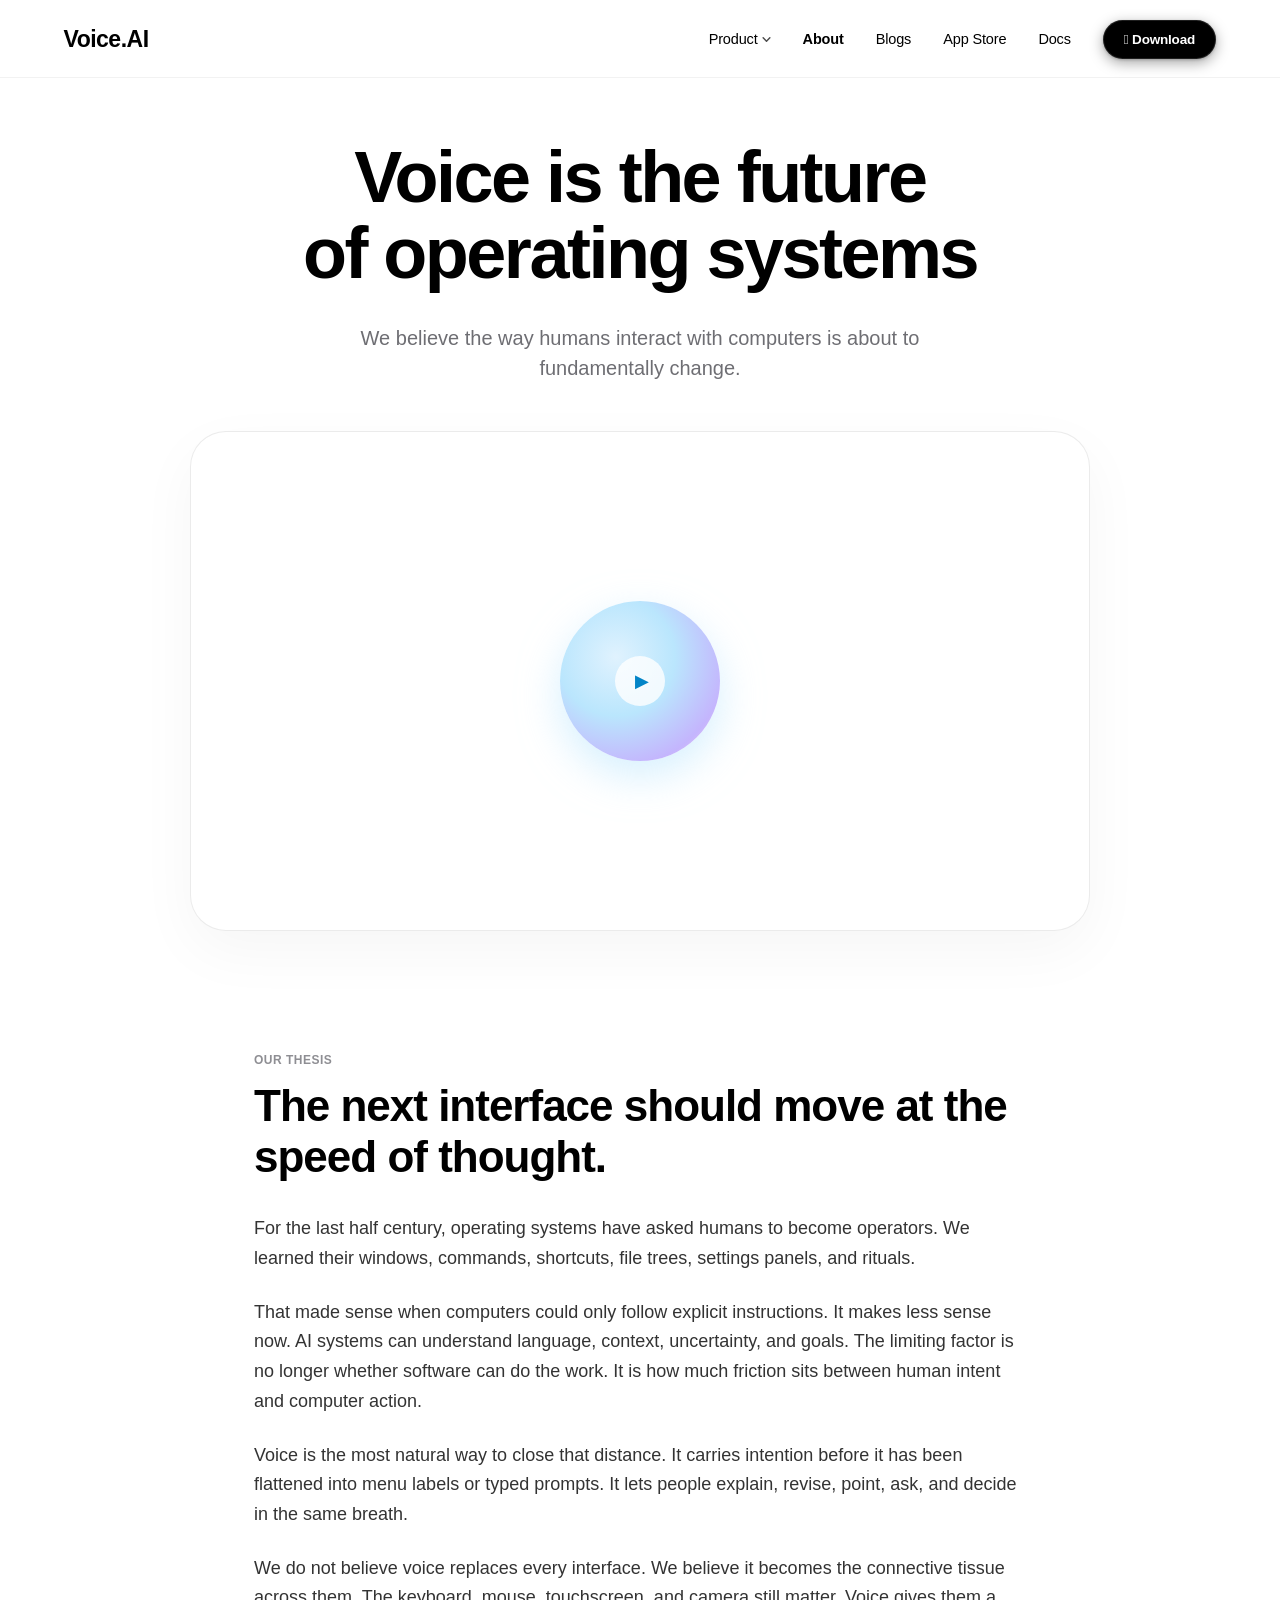
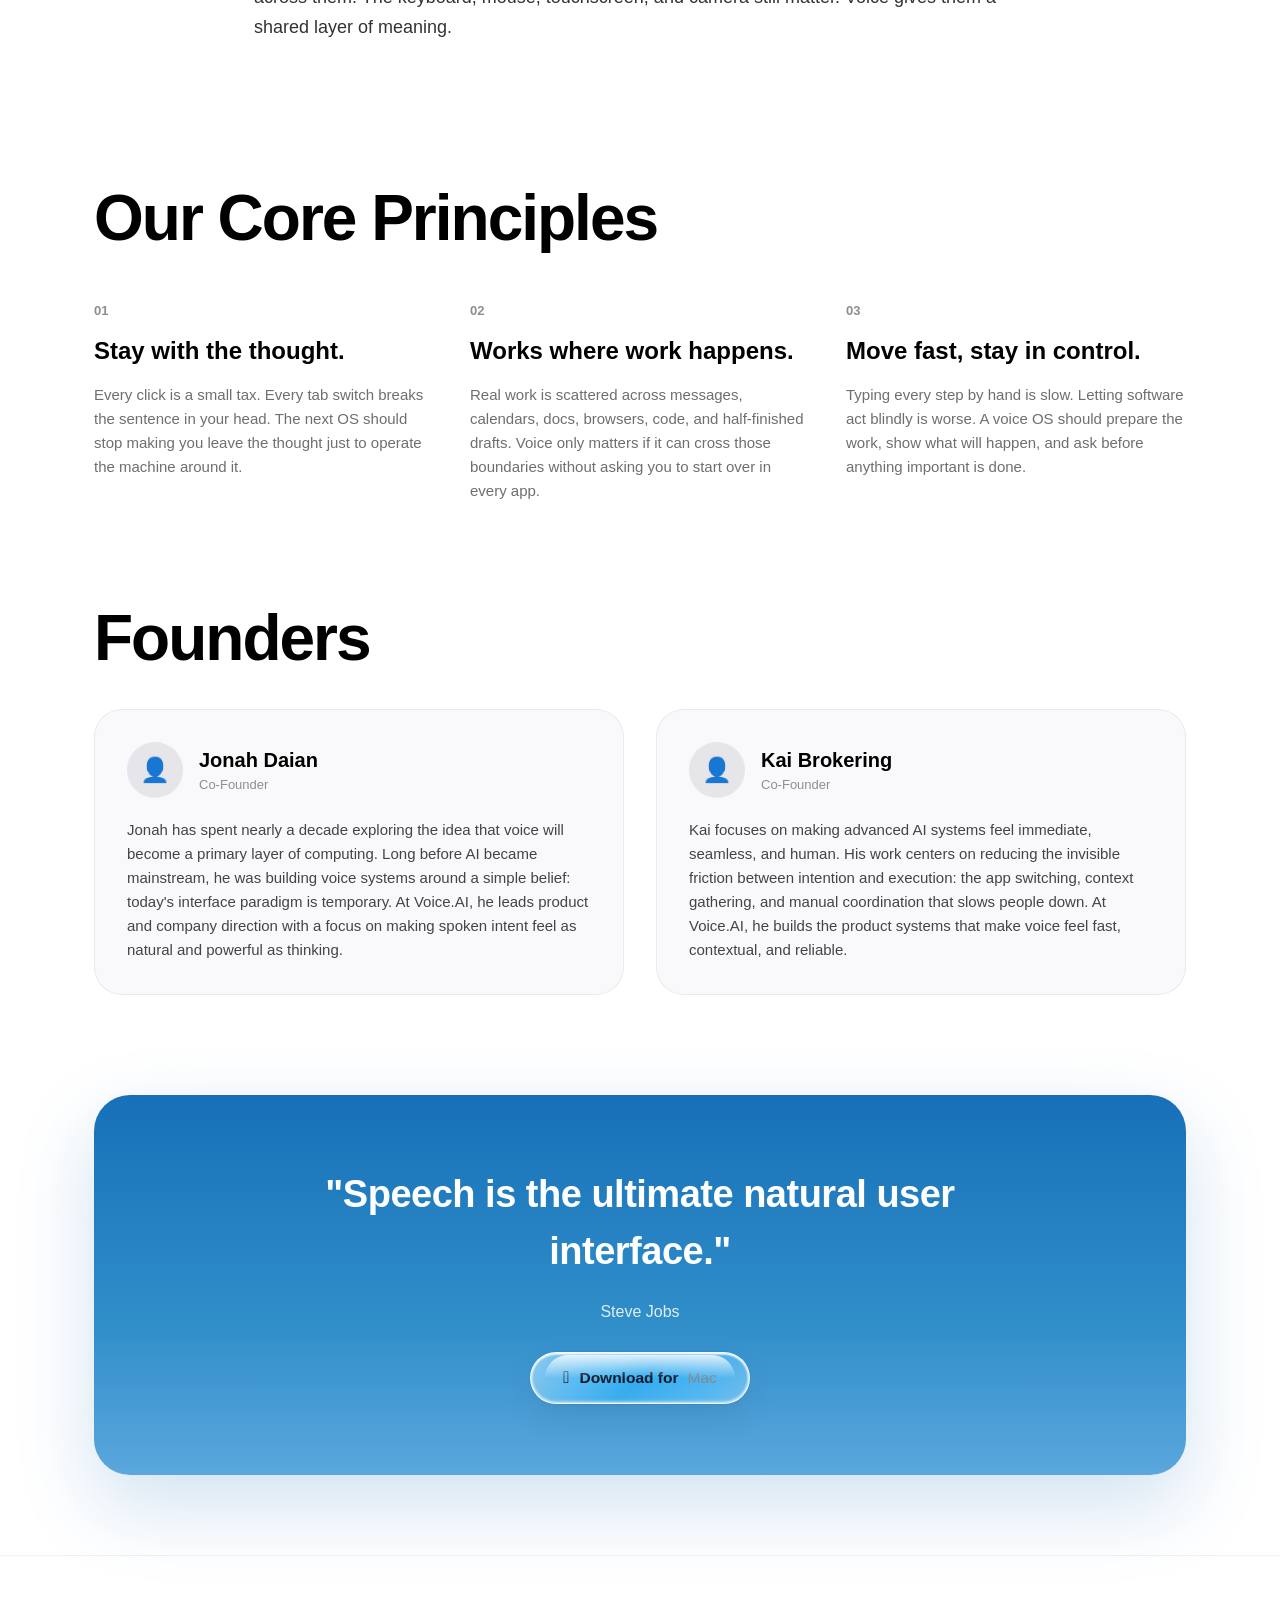
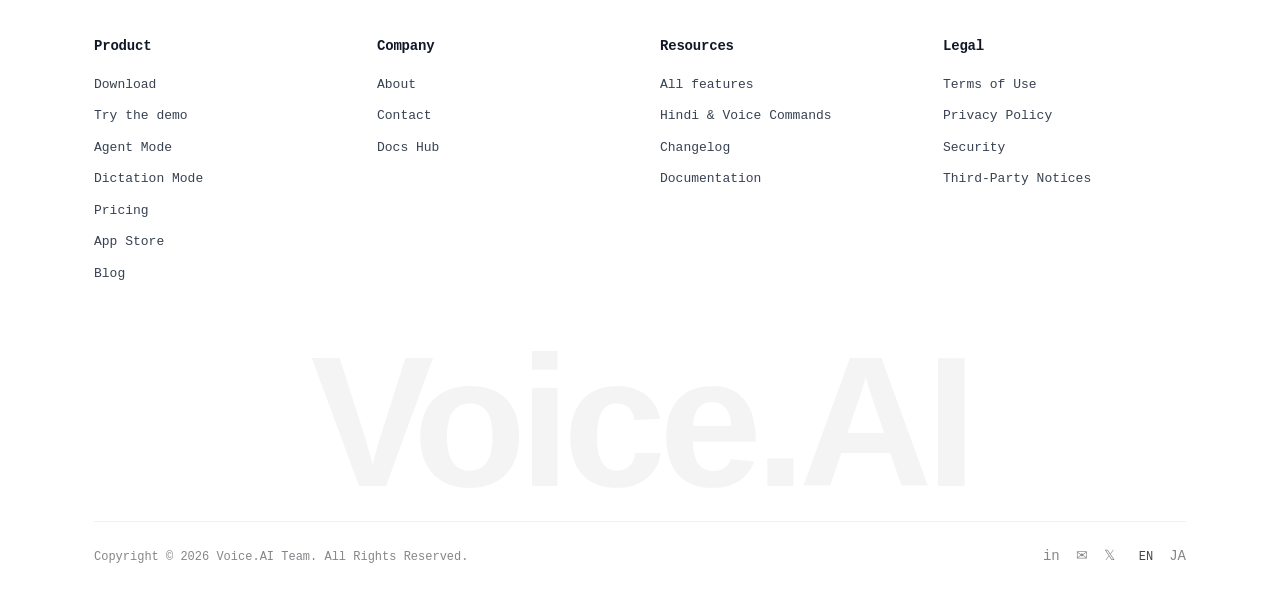
<file: about.html>
<!DOCTYPE html>
<html lang="en">
<head>
  <meta charset="UTF-8">
  <meta name="viewport" content="width=device-width, initial-scale=1.0">
  <title>About Voice.AI — Voice is the future of operating systems</title>
  <link rel="icon" type="image/png" href="assets/app-icon.png">
  <link rel="stylesheet" href="tokens.css">
  <link rel="stylesheet" href="styles.css">
</head>
<body>

  <!-- Top Floating Notch Pill Navigation Header -->
  <header class="site-nav" id="mainHeader">
    <div class="nav-shell">
      <div class="site-logo-wrap">
        <a href="index.html" class="site-logo" title="Voice.AI">
          <span class="logo-text">Voice.AI</span>
          <span class="notch-logo-glyphs">
            <span class="notch-glyph-triangle">▼</span>
            <span class="notch-glyph-dot">●</span>
          </span>
        </a>
      </div>

      <nav class="nav-links-wrap" id="mainNavLinks">
        <a href="index.html#features" class="nav-link">Product <svg width="9" height="5" viewBox="0 0 10 6" fill="none" stroke="currentColor" stroke-width="1.8" stroke-linecap="round" stroke-linejoin="round"><path d="M1 1L5 5L9 1"/></svg></a>
        <a href="about.html" class="nav-link" style="color: #000; font-weight: 600;">About</a>
        <a href="blog.html" class="nav-link">Blogs</a>
        <a href="app-store.html" class="nav-link">App Store</a>
        <a href="docs.html" class="nav-link">Docs</a>
      </nav>

      <div class="nav-cta-wrap">
        <a href="download.html" class="btn-nav-download" id="headerDownloadBtn"> Download</a>
      </div>
    </div>
  </header>

  <main>
    <!-- Hero Section -->
    <section class="site-container hero-wrap" style="padding-bottom: 40px;">
      <h1 class="hero-main-heading" style="font-size: 72px;">
        Voice is the future<br>of operating systems
      </h1>
      <p class="section-subheadline">
        We believe the way humans interact with computers is about to fundamentally change.
      </p>

      <!-- Video / Iridescent Sphere Card -->
      <div style="width: 100%; max-width: 900px; height: 500px; border-radius: var(--radius-card-lg); border: 1px solid rgba(0,0,0,0.08); background: #ffffff; box-shadow: 0 20px 60px rgba(0,0,0,0.04); display: flex; align-items: center; justify-content: center;">
        <div style="width: 160px; height: 160px; border-radius: 50%; background: radial-gradient(circle at 35% 35%, #e0f2fe 0%, #bae6fd 40%, #c4b5fd 75%, #fbcfe8 100%); display: flex; align-items: center; justify-content: center; box-shadow: 0 15px 40px rgba(186, 230, 253, 0.6); cursor: pointer;">
          <div style="width: 50px; height: 50px; border-radius: 50%; background: rgba(255, 255, 255, 0.8); display: flex; align-items: center; justify-content: center; font-size: 18px; color: #0284c7; padding-left: 4px;">▶</div>
        </div>
      </div>
    </section>

    <!-- Thesis Section -->
    <section class="site-container" style="max-width: 820px; padding: 80px 24px;">
      <div style="font-size: 12px; font-weight: 700; color: #8e8e93; text-transform: uppercase; letter-spacing: 0.5px; margin-bottom: 12px;">OUR THESIS</div>
      <h2 style="font-size: 44px; font-weight: 800; line-height: 1.15; color: #000; margin-bottom: 32px; letter-spacing: -1px;">
        The next interface should move at the speed of thought.
      </h2>

      <div style="font-size: 18px; color: #333333; line-height: 1.65; display: flex; flex-direction: column; gap: 24px;">
        <p>
          For the last half century, operating systems have asked humans to become operators. We learned their windows, commands, shortcuts, file trees, settings panels, and rituals.
        </p>
        <p>
          That made sense when computers could only follow explicit instructions. It makes less sense now. AI systems can understand language, context, uncertainty, and goals. The limiting factor is no longer whether software can do the work. It is how much friction sits between human intent and computer action.
        </p>
        <p>
          Voice is the most natural way to close that distance. It carries intention before it has been flattened into menu labels or typed prompts. It lets people explain, revise, point, ask, and decide in the same breath.
        </p>
        <p>
          We do not believe voice replaces every interface. We believe it becomes the connective tissue across them. The keyboard, mouse, touchscreen, and camera still matter. Voice gives them a shared layer of meaning.
        </p>
      </div>
    </section>

    <!-- Principles Section -->
    <section class="site-container" style="padding: 60px 24px 100px 24px;">
      <h2 class="section-headline-lg" style="text-align: left; margin-bottom: 48px;">Our Core Principles</h2>

      <div style="display: grid; grid-template-columns: repeat(3, 1fr); gap: 36px; text-align: left;">
        <div>
          <div style="font-size: 13px; font-weight: 700; color: #8e8e93; margin-bottom: 12px;">01</div>
          <h3 style="font-size: 24px; font-weight: 700; color: #000; margin-bottom: 14px;">Stay with the thought.</h3>
          <p style="font-size: 15px; color: #6e6e73; line-height: 1.6;">
            Every click is a small tax. Every tab switch breaks the sentence in your head. The next OS should stop making you leave the thought just to operate the machine around it.
          </p>
        </div>

        <div>
          <div style="font-size: 13px; font-weight: 700; color: #8e8e93; margin-bottom: 12px;">02</div>
          <h3 style="font-size: 24px; font-weight: 700; color: #000; margin-bottom: 14px;">Works where work happens.</h3>
          <p style="font-size: 15px; color: #6e6e73; line-height: 1.6;">
            Real work is scattered across messages, calendars, docs, browsers, code, and half-finished drafts. Voice only matters if it can cross those boundaries without asking you to start over in every app.
          </p>
        </div>

        <div>
          <div style="font-size: 13px; font-weight: 700; color: #8e8e93; margin-bottom: 12px;">03</div>
          <h3 style="font-size: 24px; font-weight: 700; color: #000; margin-bottom: 14px;">Move fast, stay in control.</h3>
          <p style="font-size: 15px; color: #6e6e73; line-height: 1.6;">
            Typing every step by hand is slow. Letting software act blindly is worse. A voice OS should prepare the work, show what will happen, and ask before anything important is done.
          </p>
        </div>
      </div>
    </section>

    <!-- Founders Section -->
    <section class="site-container" style="padding-bottom: 100px;">
      <h2 class="section-headline-lg" style="text-align: left; margin-bottom: 36px;">Founders</h2>

      <div style="display: grid; grid-template-columns: 1fr 1fr; gap: 32px; text-align: left;">
        <div style="background: #f9f9fb; border: 1px solid rgba(0,0,0,0.06); border-radius: var(--radius-card); padding: 32px;">
          <div style="display: flex; gap: 16px; align-items: center; margin-bottom: 20px;">
            <div style="width: 56px; height: 56px; border-radius: 50%; background: #e5e5ea; display: flex; align-items: center; justify-content: center; font-size: 24px;">👤</div>
            <div>
              <div style="font-size: 20px; font-weight: 700;">Jonah Daian</div>
              <div style="font-size: 13px; color: #8e8e93;">Co-Founder</div>
            </div>
          </div>
          <p style="font-size: 15px; color: #444; line-height: 1.6;">
            Jonah has spent nearly a decade exploring the idea that voice will become a primary layer of computing. Long before AI became mainstream, he was building voice systems around a simple belief: today's interface paradigm is temporary. At Voice.AI, he leads product and company direction with a focus on making spoken intent feel as natural and powerful as thinking.
          </p>
        </div>

        <div style="background: #f9f9fb; border: 1px solid rgba(0,0,0,0.06); border-radius: var(--radius-card); padding: 32px;">
          <div style="display: flex; gap: 16px; align-items: center; margin-bottom: 20px;">
            <div style="width: 56px; height: 56px; border-radius: 50%; background: #e5e5ea; display: flex; align-items: center; justify-content: center; font-size: 24px;">👤</div>
            <div>
              <div style="font-size: 20px; font-weight: 700;">Kai Brokering</div>
              <div style="font-size: 13px; color: #8e8e93;">Co-Founder</div>
            </div>
          </div>
          <p style="font-size: 15px; color: #444; line-height: 1.6;">
            Kai focuses on making advanced AI systems feel immediate, seamless, and human. His work centers on reducing the invisible friction between intention and execution: the app switching, context gathering, and manual coordination that slows people down. At Voice.AI, he builds the product systems that make voice feel fast, contextual, and reliable.
          </p>
        </div>
      </div>
    </section>

    <!-- Steve Jobs Quote Panoramic Banner -->
    <section class="site-container" style="padding-bottom: 80px;">
      <div style="width: 100%; height: 380px; border-radius: var(--radius-card-lg); background: linear-gradient(180deg, #1770b8 0%, #308ec9 60%, #5ba7de 100%); display: flex; flex-direction: column; align-items: center; justify-content: center; color: #ffffff; text-align: center; padding: 40px; box-shadow: 0 30px 80px rgba(23, 112, 184, 0.2);">
        <blockquote style="font-size: 38px; font-weight: 700; letter-spacing: -0.5px; margin-bottom: 20px; max-width: 700px;">
          "Speech is the ultimate natural user interface."
        </blockquote>
        <cite style="font-size: 16px; font-style: normal; opacity: 0.85;">Steve Jobs</cite>
        <div style="margin-top: 28px;">
          <a href="download.html" class="btn-mac-download-pill" title="Download Voice.AI">
            <span class="btn-apple-logo"></span>
            <span class="btn-text-main">Download for</span>
            <span class="btn-text-muted">Mac</span>
          </a>
        </div>
      </div>
    </section>
  </main>

  <!-- 4-Column Footer -->
  <footer class="site-footer">
    <div class="site-container">
      <div class="footer-nav-grid">
        <div>
          <div class="footer-col-title">Product</div>
          <div class="footer-links-list">
            <a href="download.html" class="footer-link">Download</a>
            <a href="app/index.html" class="footer-link" target="_blank">Try the demo</a>
            <a href="app/index.html" class="footer-link">Agent Mode</a>
            <a href="app/index.html" class="footer-link">Dictation Mode</a>
            <a href="index.html#pricing" class="footer-link">Pricing</a>
            <a href="app-store.html" class="footer-link">App Store</a>
            <a href="blog.html" class="footer-link">Blog</a>
          </div>
        </div>

        <div>
          <div class="footer-col-title">Company</div>
          <div class="footer-links-list">
            <a href="about.html" class="footer-link">About</a>
            <a href="about.html#contact" class="footer-link">Contact</a>
            <a href="docs.html" class="footer-link">Docs Hub</a>
          </div>
        </div>

        <div>
          <div class="footer-col-title">Resources</div>
          <div class="footer-links-list">
            <a href="index.html#features" class="footer-link">All features</a>
            <a href="docs.html?doc=hindi-control-report" class="footer-link">Hindi &amp; Voice Commands</a>
            <a href="docs.html?doc=changelog" class="footer-link">Changelog</a>
            <a href="docs.html" class="footer-link">Documentation</a>
          </div>
        </div>

        <div>
          <div class="footer-col-title">Legal</div>
          <div class="footer-links-list">
            <a href="#terms" class="footer-link">Terms of Use</a>
            <a href="#privacy" class="footer-link">Privacy Policy</a>
            <a href="docs.html?doc=security" class="footer-link">Security</a>
            <a href="docs.html?doc=third-party-notices" class="footer-link">Third-Party Notices</a>
          </div>
        </div>
      </div>

      <div class="giant-footer-watermark">Voice.AI</div>

      <div class="footer-bottom-bar">
        <div>Copyright © 2026 Voice.AI Team. All Rights Reserved.</div>
        <div class="footer-social-links">
          <a href="#" class="footer-social-link">in</a>
          <a href="#" class="footer-social-link">✉</a>
          <a href="#" class="footer-social-link">𝕏</a>
          <span style="color: #444; margin-left: 8px;">EN</span>
          <a href="#" class="footer-social-link">JA</a>
        </div>
      </div>
    </div>
  </footer>

  <script>
    function handleNavScroll() {
      if (window.scrollY > 40) {
        document.body.classList.add('scrolled');
      } else {
        document.body.classList.remove('scrolled');
      }
    }
    window.addEventListener('scroll', handleNavScroll, { passive: true });
    window.addEventListener('DOMContentLoaded', handleNavScroll);
    handleNavScroll();
  </script>
  <script src="release.js"></script>
</body>
</html>
</file>
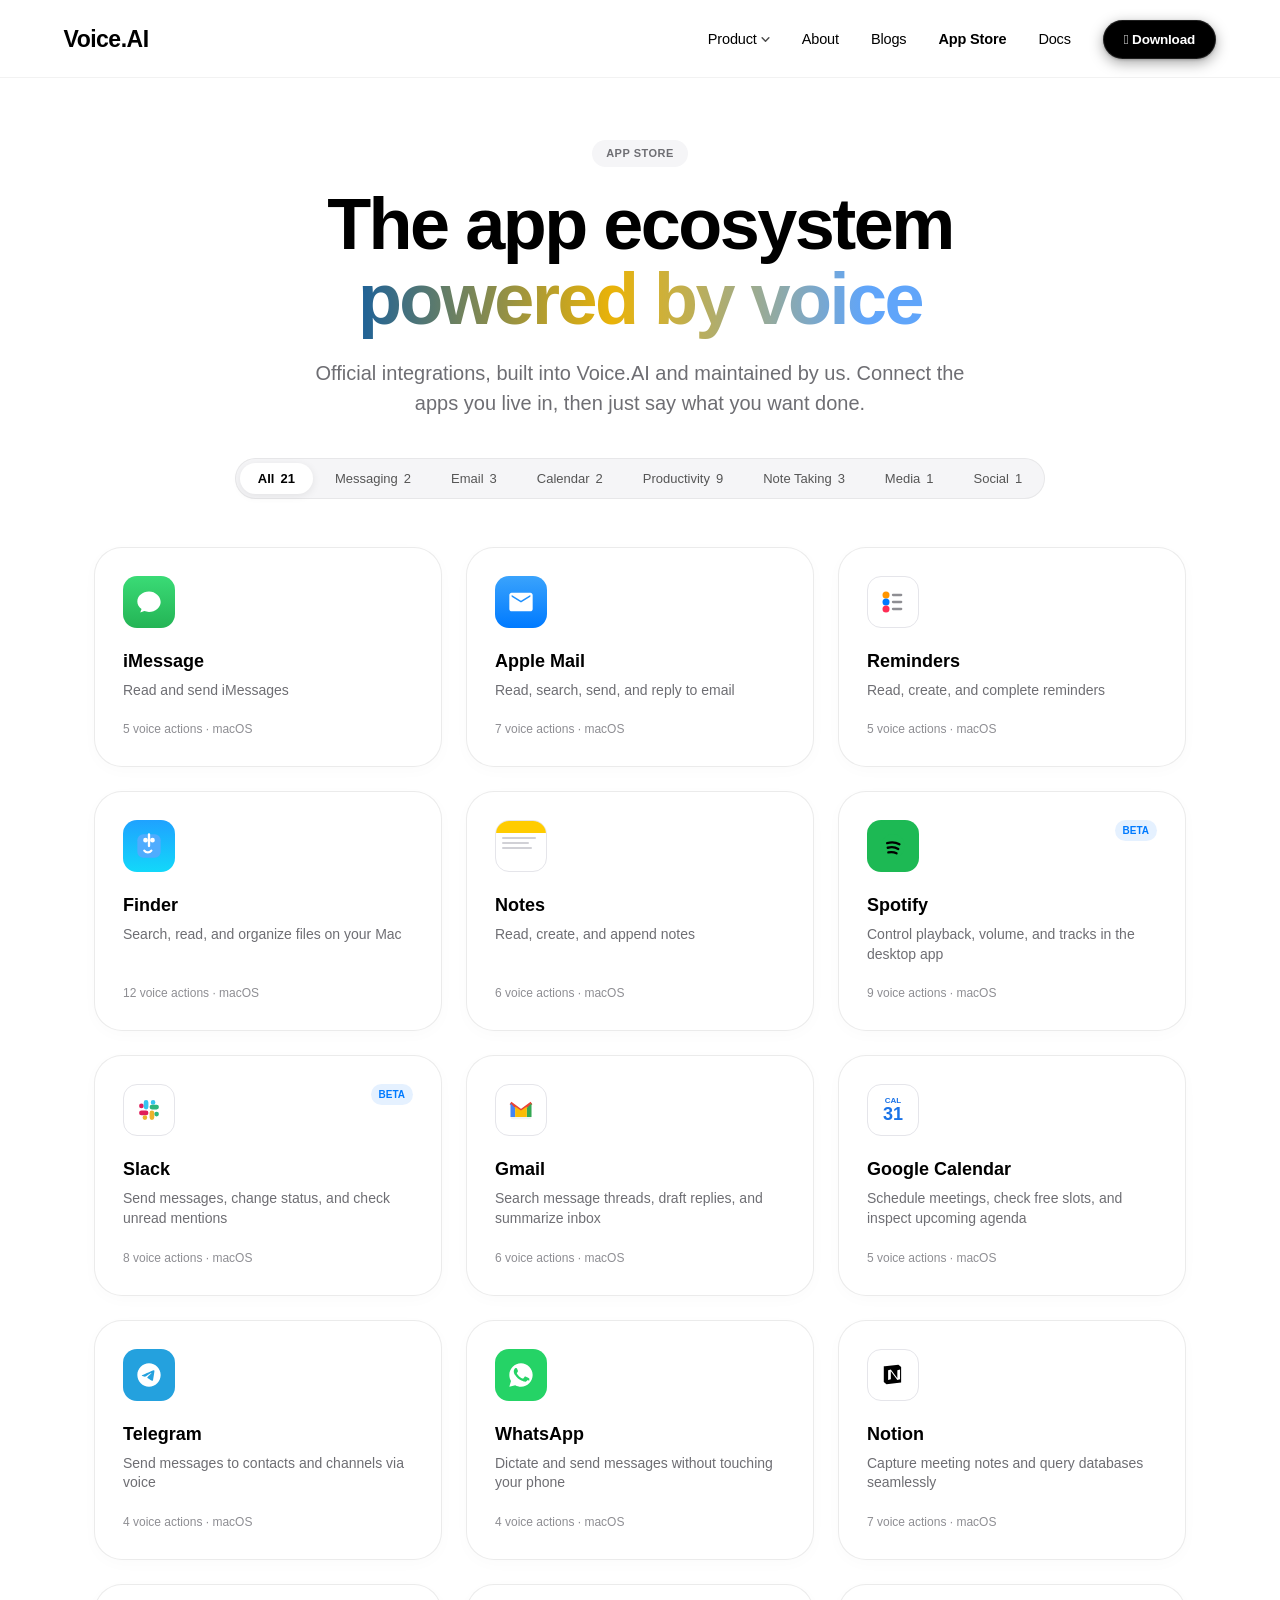
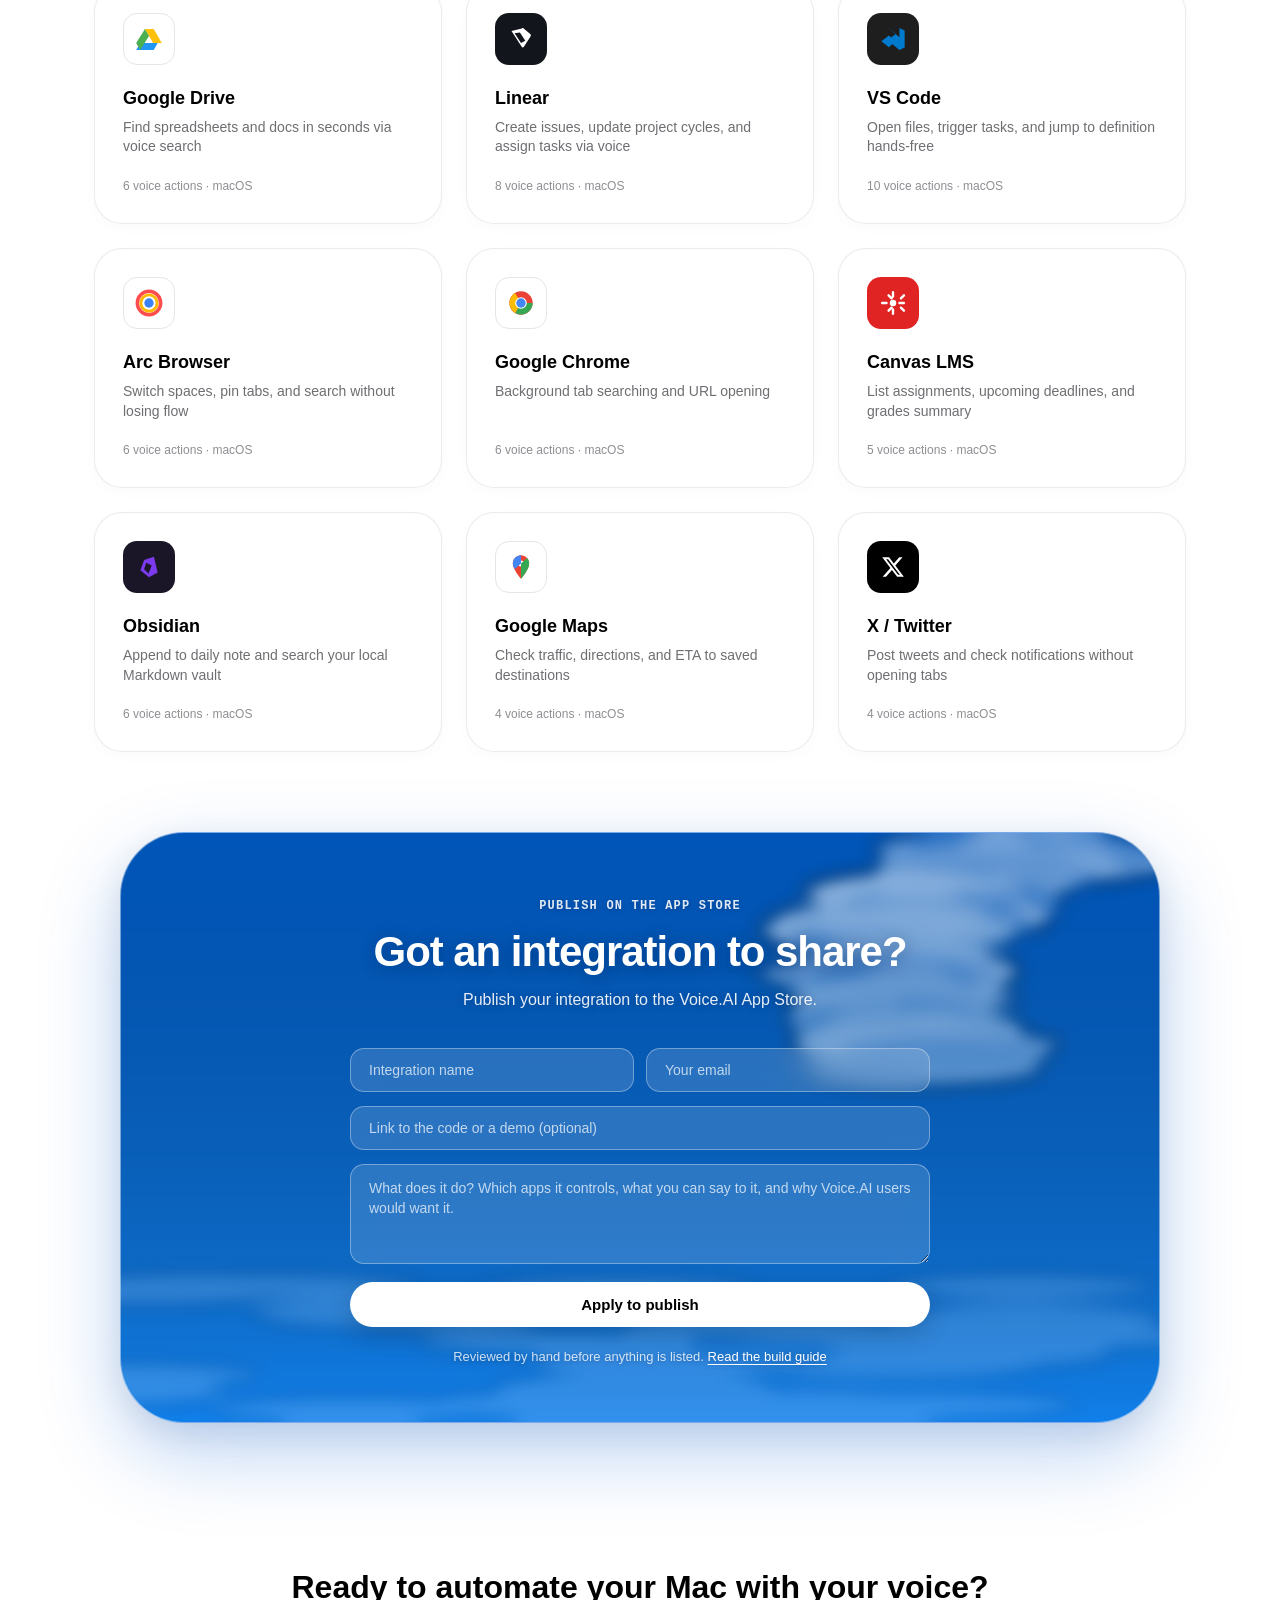
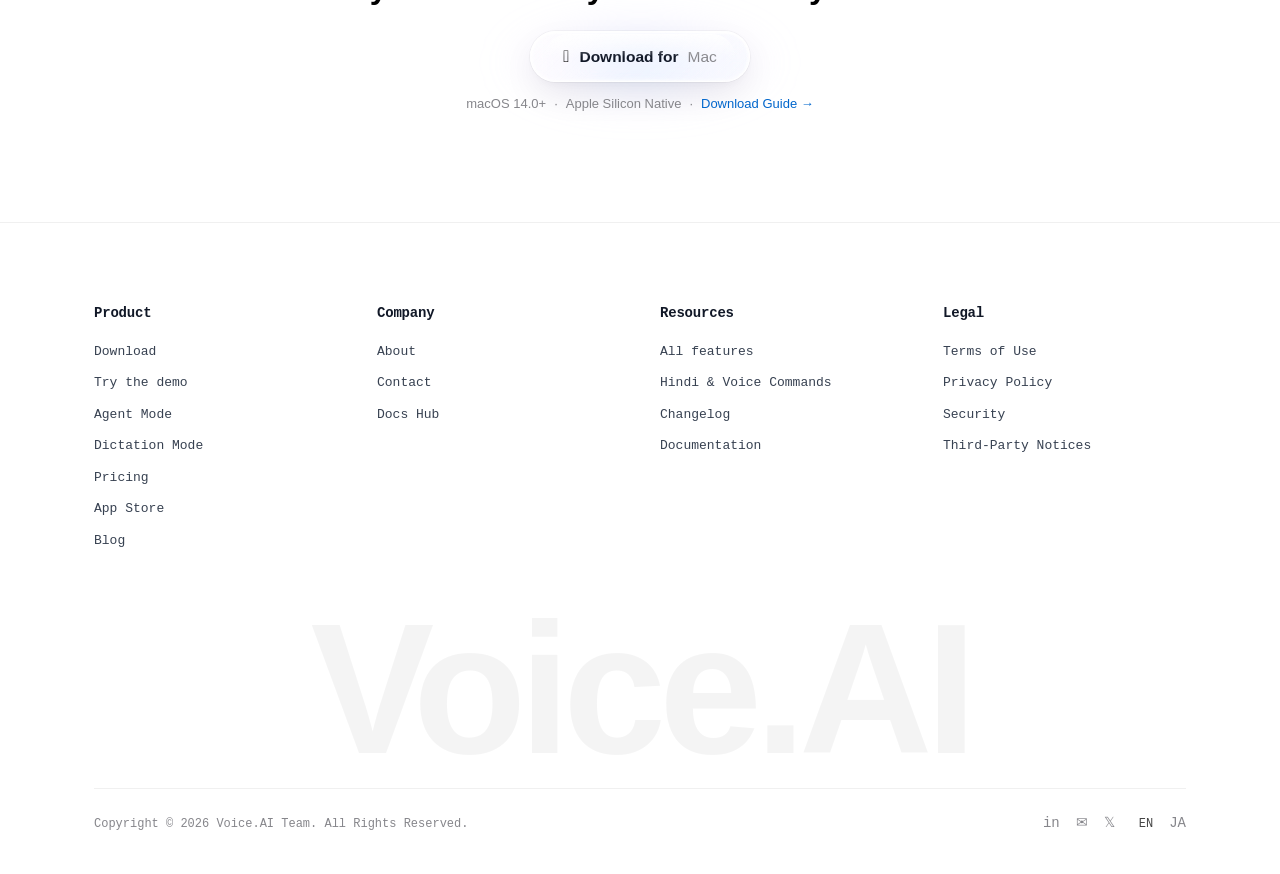
<file: app-store.html>
<!DOCTYPE html>
<html lang="en">
<head>
  <meta charset="UTF-8">
  <meta name="viewport" content="width=device-width, initial-scale=1.0">
  <title>App Store — Voice.AI Official Integrations</title>
  <link rel="icon" type="image/png" href="assets/app-icon.png">
  <link rel="stylesheet" href="tokens.css">
  <link rel="stylesheet" href="styles.css">
  <style>
    .gradient-text-powered {
      background: linear-gradient(90deg, #1d6199 0%, #eab308 45%, #60a5fa 90%);
      -webkit-background-clip: text;
      -webkit-text-fill-color: transparent;
    }
    .app-store-filter-bar {
      display: inline-flex;
      background: #f5f5f7;
      border: 1px solid rgba(0, 0, 0, 0.06);
      border-radius: var(--radius-pill);
      padding: 4px;
      gap: 4px;
      margin: 40px auto 48px auto;
      flex-wrap: wrap;
      justify-content: center;
    }
    .as-filter-btn {
      background: transparent;
      border: none;
      border-radius: var(--radius-pill);
      padding: 8px 18px;
      font-size: 13px;
      font-weight: 500;
      color: #555555;
      cursor: pointer;
      transition: all 0.15s ease;
      display: inline-flex;
      align-items: center;
      gap: 6px;
    }
    .as-filter-btn.active {
      background: #ffffff;
      color: #000000;
      box-shadow: 0 2px 8px rgba(0, 0, 0, 0.08);
      font-weight: 600;
    }
    .as-grid {
      display: grid;
      grid-template-columns: repeat(3, 1fr);
      gap: 24px;
      text-align: left;
    }
    .as-card {
      background: #ffffff;
      border: 1px solid rgba(0, 0, 0, 0.08);
      border-radius: var(--radius-card);
      padding: 28px;
      display: flex;
      flex-direction: column;
      justify-content: space-between;
      min-height: 200px;
      box-shadow: 0 4px 16px rgba(0, 0, 0, 0.02);
      transition: all 0.2s ease;
      cursor: pointer;
      position: relative;
    }
    .as-card:hover {
      transform: translateY(-2px);
      box-shadow: 0 10px 30px rgba(0, 0, 0, 0.06);
    }
    .as-card-top {
      display: flex;
      justify-content: space-between;
      align-items: flex-start;
      margin-bottom: 20px;
    }
    .as-icon-box {
      width: 52px;
      height: 52px;
      border-radius: 14px;
      display: flex;
      align-items: center;
      justify-content: center;
      font-size: 26px;
      background: #f2f2f7;
    }
    .as-beta-badge {
      font-size: 10px;
      font-weight: 700;
      color: #007aff;
      background: rgba(0, 122, 255, 0.1);
      padding: 3px 8px;
      border-radius: var(--radius-pill);
    }
    .as-card-title {
      font-size: 18px;
      font-weight: 700;
      color: #000000;
      margin-bottom: 6px;
    }
    .as-card-desc {
      font-size: 14px;
      color: #6e6e73;
      line-height: 1.4;
      margin-bottom: 20px;
    }
    .as-card-meta {
      font-size: 12px;
      color: #8e8e93;
    }
  </style>
</head>
<body>

  <!-- Top Floating Notch Pill Navigation Header -->
  <header class="site-nav" id="mainHeader">
    <div class="nav-shell">
      <div class="site-logo-wrap">
        <a href="index.html" class="site-logo" title="Voice.AI">
          <span class="logo-text">Voice.AI</span>
          <span class="notch-logo-glyphs">
            <span class="notch-glyph-triangle">▼</span>
            <span class="notch-glyph-dot">●</span>
          </span>
        </a>
      </div>

      <nav class="nav-links-wrap" id="mainNavLinks">
        <a href="index.html#features" class="nav-link">Product <svg width="9" height="5" viewBox="0 0 10 6" fill="none" stroke="currentColor" stroke-width="1.8" stroke-linecap="round" stroke-linejoin="round"><path d="M1 1L5 5L9 1"/></svg></a>
        <a href="about.html" class="nav-link">About</a>
        <a href="blog.html" class="nav-link">Blogs</a>
        <a href="app-store.html" class="nav-link" style="color: #000; font-weight: 600;">App Store</a>
        <a href="docs.html" class="nav-link">Docs</a>
      </nav>

      <div class="nav-cta-wrap">
        <a href="download.html" class="btn-nav-download" id="headerDownloadBtn"> Download</a>
      </div>
    </div>
  </header>

  <main>
    <section class="site-container hero-wrap" style="padding-bottom: 20px;">
      <div style="background: #f5f5f7; border-radius: var(--radius-pill); padding: 5px 14px; font-size: 11px; font-weight: 700; color: #6e6e73; text-transform: uppercase; letter-spacing: 0.5px; margin-bottom: 20px;">
        APP STORE
      </div>

      <h1 class="hero-main-heading" style="font-size: 72px; margin-bottom: 20px;">
        The app ecosystem<br>
        <span class="gradient-text-powered">powered by voice</span>
      </h1>

      <p class="section-subheadline" style="max-width: 680px; margin-bottom: 0;">
        Official integrations, built into Voice.AI and maintained by us. Connect the apps you live in, then just say what you want done.
      </p>

      <!-- Category Filter Pills Bar -->
      <div class="app-store-filter-bar">
        <button class="as-filter-btn active" data-cat="all">All <span>21</span></button>
        <button class="as-filter-btn" data-cat="Messaging">Messaging <span>2</span></button>
        <button class="as-filter-btn" data-cat="Email">Email <span>3</span></button>
        <button class="as-filter-btn" data-cat="Calendar">Calendar <span>2</span></button>
        <button class="as-filter-btn" data-cat="Productivity">Productivity <span>9</span></button>
        <button class="as-filter-btn" data-cat="Note Taking">Note Taking <span>3</span></button>
        <button class="as-filter-btn" data-cat="Media">Media <span>1</span></button>
        <button class="as-filter-btn" data-cat="Social">Social <span>1</span></button>
      </div>

      <!-- Integrations Cards Grid (21 Official Integrations) -->
      <div class="as-grid" id="appStoreGrid">
        
        <!-- iMessage -->
        <div class="as-card" data-cat="Messaging">
          <div>
            <div class="as-card-top">
              <div class="as-icon-box" style="background: linear-gradient(180deg, #3adb76 0%, #24b455 100%);">
                <svg width="28" height="28" viewBox="0 0 24 24" fill="#ffffff">
                  <path d="M12 3C6.5 3 2 6.8 2 11.5c0 2.6 1.4 4.9 3.6 6.4L4.5 21l3.5-1.2c1.2.4 2.6.7 4 .7 5.5 0 10-3.8 10-8.5S17.5 3 12 3z"/>
                </svg>
              </div>
            </div>
            <div class="as-card-title">iMessage</div>
            <div class="as-card-desc">Read and send iMessages</div>
          </div>
          <div class="as-card-meta">5 voice actions · macOS</div>
        </div>

        <!-- Apple Mail -->
        <div class="as-card" data-cat="Email">
          <div>
            <div class="as-card-top">
              <div class="as-icon-box" style="background: linear-gradient(180deg, #3aa3fc 0%, #007aff 100%);">
                <svg width="28" height="28" viewBox="0 0 24 24" fill="#ffffff">
                  <path d="M4 4h16c1.1 0 2 .9 2 2v12c0 1.1-.9 2-2 2H4c-1.1 0-2-.9-2-2V6c0-1.1.9-2 2-2zm0 3.5l8 5 8-5V6l-8 5-8-5v1.5z"/>
                </svg>
              </div>
            </div>
            <div class="as-card-title">Apple Mail</div>
            <div class="as-card-desc">Read, search, send, and reply to email</div>
          </div>
          <div class="as-card-meta">7 voice actions · macOS</div>
        </div>

        <!-- Reminders -->
        <div class="as-card" data-cat="Productivity">
          <div>
            <div class="as-card-top">
              <div class="as-icon-box" style="background: #ffffff; border: 1px solid #e5e5ea;">
                <svg width="28" height="28" viewBox="0 0 24 24">
                  <circle cx="6" cy="6" r="3" fill="#FF9500"/>
                  <rect x="11" y="5" width="9" height="2" rx="1" fill="#8e8e93"/>
                  <circle cx="6" cy="12" r="3" fill="#007AFF"/>
                  <rect x="11" y="11" width="9" height="2" rx="1" fill="#8e8e93"/>
                  <circle cx="6" cy="18" r="3" fill="#FF2D55"/>
                  <rect x="11" y="17" width="9" height="2" rx="1" fill="#8e8e93"/>
                </svg>
              </div>
            </div>
            <div class="as-card-title">Reminders</div>
            <div class="as-card-desc">Read, create, and complete reminders</div>
          </div>
          <div class="as-card-meta">5 voice actions · macOS</div>
        </div>

        <!-- Finder -->
        <div class="as-card" data-cat="Productivity">
          <div>
            <div class="as-card-top">
              <div class="as-icon-box" style="background: linear-gradient(180deg, #1fa2ff 0%, #12d8fa 100%);">
                <svg width="28" height="28" viewBox="0 0 24 24" fill="none">
                  <rect x="2" y="2" width="20" height="20" rx="5" fill="#4facfe"/>
                  <path d="M12 2v10m-3-4a1 1 0 100-2 1 1 0 000 2zm6 0a1 1 0 100-2 1 1 0 000 2zm-7 8c1.5 2 4.5 2 6 0" stroke="#ffffff" stroke-width="2" stroke-linecap="round"/>
                </svg>
              </div>
            </div>
            <div class="as-card-title">Finder</div>
            <div class="as-card-desc">Search, read, and organize files on your Mac</div>
          </div>
          <div class="as-card-meta">12 voice actions · macOS</div>
        </div>

        <!-- Notes -->
        <div class="as-card" data-cat="Note Taking">
          <div>
            <div class="as-card-top">
              <div class="as-icon-box" style="background: #ffffff; border: 1px solid #e5e5ea; overflow: hidden; padding: 0;">
                <div style="display:flex; flex-direction:column; width:100%; height:100%;">
                  <div style="background:#FFCC00; height:12px; width:100%;"></div>
                  <div style="padding:4px 6px; display:flex; flex-direction:column; gap:3px;">
                    <div style="height:2px; background:#d1d1d6; width:90%; border-radius:1px;"></div>
                    <div style="height:2px; background:#d1d1d6; width:70%; border-radius:1px;"></div>
                    <div style="height:2px; background:#d1d1d6; width:80%; border-radius:1px;"></div>
                  </div>
                </div>
              </div>
            </div>
            <div class="as-card-title">Notes</div>
            <div class="as-card-desc">Read, create, and append notes</div>
          </div>
          <div class="as-card-meta">6 voice actions · macOS</div>
        </div>

        <!-- Spotify [BETA] -->
        <div class="as-card" data-cat="Media">
          <div>
            <div class="as-card-top">
              <div class="as-icon-box" style="background: #1DB954;">
                <svg width="28" height="28" viewBox="0 0 24 24" fill="#000000">
                  <circle cx="12" cy="12" r="10" fill="#1DB954"/>
                  <path d="M7 9.5c3.5-1 7.5-.7 10.5 1m-10 3c3-.8 6.5-.5 9 1m-8.5 3c2.3-.5 5-.3 7 .8" stroke="#000000" stroke-width="2" stroke-linecap="round" fill="none"/>
                </svg>
              </div>
              <span class="as-beta-badge">BETA</span>
            </div>
            <div class="as-card-title">Spotify</div>
            <div class="as-card-desc">Control playback, volume, and tracks in the desktop app</div>
          </div>
          <div class="as-card-meta">9 voice actions · macOS</div>
        </div>

        <!-- Slack [BETA] -->
        <div class="as-card" data-cat="Messaging">
          <div>
            <div class="as-card-top">
              <div class="as-icon-box" style="background: #ffffff; border: 1px solid #e5e5ea;">
                <svg width="28" height="28" viewBox="0 0 24 24">
                  <path d="M5.5 10.5a2 2 0 110-4 2 2 0 010 4zm0 2h4a2 2 0 110 4h-4a2 2 0 010-4z" fill="#E01E5A"/>
                  <path d="M13.5 5.5a2 2 0 114 0 2 2 0 01-4 0zm-2 0v4a2 2 0 11-4 0v-4a2 2 0 014 0z" fill="#36C5F0"/>
                  <path d="M18.5 13.5a2 2 0 110 4 2 2 0 010-4zm0-2h-4a2 2 0 110-4h4a2 2 0 010 4z" fill="#2EB67D"/>
                  <path d="M10.5 18.5a2 2 0 11-4 0 2 2 0 014 0zm2 0v-4a2 2 0 114 0v4a2 2 0 01-4 0z" fill="#ECB22E"/>
                </svg>
              </div>
              <span class="as-beta-badge">BETA</span>
            </div>
            <div class="as-card-title">Slack</div>
            <div class="as-card-desc">Send messages, change status, and check unread mentions</div>
          </div>
          <div class="as-card-meta">8 voice actions · macOS</div>
        </div>

        <!-- Gmail -->
        <div class="as-card" data-cat="Email">
          <div>
            <div class="as-card-top">
              <div class="as-icon-box" style="background: #ffffff; border: 1px solid #e5e5ea;">
                <svg width="28" height="28" viewBox="0 0 24 24">
                  <path d="M3 6l9 6.5L21 6v12a2 2 0 01-2 2H5a2 2 0 01-2-2V6z" fill="#F1F3F4"/>
                  <path d="M3 6l9 6.5L21 6" fill="none" stroke="#EA4335" stroke-width="2.5"/>
                  <path d="M3 6v12h4V10.5L3 6z" fill="#4285F4"/>
                  <path d="M21 6v12h-4V10.5L21 6z" fill="#34A853"/>
                  <path d="M7 18h10V9L12 12.5 7 9v9z" fill="#FBBC04"/>
                </svg>
              </div>
            </div>
            <div class="as-card-title">Gmail</div>
            <div class="as-card-desc">Search message threads, draft replies, and summarize inbox</div>
          </div>
          <div class="as-card-meta">6 voice actions · macOS</div>
        </div>

        <!-- Google Calendar -->
        <div class="as-card" data-cat="Calendar">
          <div>
            <div class="as-card-top">
              <div class="as-icon-box" style="background: #ffffff; border: 1px solid #e5e5ea;">
                <div style="display:flex; flex-direction:column; align-items:center; width:100%; height:100%; justify-content:center;">
                  <span style="font-size:8px; font-weight:800; color:#1a73e8; text-transform:uppercase; line-height:1;">CAL</span>
                  <span style="font-size:18px; font-weight:900; color:#1a73e8; line-height:1.1;">31</span>
                </div>
              </div>
            </div>
            <div class="as-card-title">Google Calendar</div>
            <div class="as-card-desc">Schedule meetings, check free slots, and inspect upcoming agenda</div>
          </div>
          <div class="as-card-meta">5 voice actions · macOS</div>
        </div>

        <!-- Telegram -->
        <div class="as-card" data-cat="Messaging">
          <div>
            <div class="as-card-top">
              <div class="as-icon-box" style="background: #24A1DE;">
                <svg width="28" height="28" viewBox="0 0 24 24" fill="#ffffff">
                  <path d="M12 2C6.48 2 2 6.48 2 12s4.48 10 10 10 10-4.48 10-10S17.52 2 12 2zm4.64 6.8c-.15 1.58-.8 5.42-1.13 7.19-.14.75-.42 1-.68 1.03-.58.05-1.02-.38-1.58-.75-.88-.58-1.38-.94-2.23-1.5-.99-.65-.35-1.01.22-1.59.15-.15 2.71-2.48 2.76-2.69a.2.2 0 00-.05-.18c-.06-.05-.14-.03-.21-.02-.09.02-1.49.95-4.22 2.79-.4.27-.76.41-1.08.4-.36-.01-1.04-.2-1.55-.37-.63-.2-1.12-.31-1.08-.66.02-.18.27-.36.75-.55 2.92-1.27 4.86-2.11 5.83-2.51 2.78-1.16 3.35-1.36 3.73-1.36.08 0 .27.02.39.12.1.08.13.19.14.27-.01.06.01.24 0 .37z"/>
                </svg>
              </div>
            </div>
            <div class="as-card-title">Telegram</div>
            <div class="as-card-desc">Send messages to contacts and channels via voice</div>
          </div>
          <div class="as-card-meta">4 voice actions · macOS</div>
        </div>

        <!-- WhatsApp -->
        <div class="as-card" data-cat="Messaging">
          <div>
            <div class="as-card-top">
              <div class="as-icon-box" style="background: #25D366;">
                <svg width="28" height="28" viewBox="0 0 24 24" fill="#ffffff">
                  <path d="M12 2C6.5 2 2 6.5 2 12c0 1.9.5 3.6 1.4 5.1L2 22l5.1-1.3C8.5 21.5 10.2 22 12 22c5.5 0 10-4.5 10-10S17.5 2 12 2zm5.7 14.3c-.2.7-1.3 1.3-1.8 1.4-.5.1-1.1.1-3.6-.9-3.2-1.3-5.2-4.5-5.3-4.7-.2-.2-1.2-1.6-1.2-3.1 0-1.5.8-2.2 1-2.5.3-.3.6-.4.9-.4.2 0 .4 0 .6.1.2.1.5.7.7 1.2.2.5.4 1 .4 1.1 0 .2 0 .4-.1.6-.1.2-.2.3-.3.5-.2.2-.3.3-.4.5-.1.2-.3.4-.1.7.2.4.9 1.5 1.9 2.4 1.3 1.2 2.4 1.5 2.8 1.7.3.2.6.2.8 0 .3-.3.9-1 1.1-1.4.2-.4.5-.3.8-.2.3.1 2.1 1 2.5 1.2.4.2.6.3.7.5.1.2.1 1.2-.1 1.9z"/>
                </svg>
              </div>
            </div>
            <div class="as-card-title">WhatsApp</div>
            <div class="as-card-desc">Dictate and send messages without touching your phone</div>
          </div>
          <div class="as-card-meta">4 voice actions · macOS</div>
        </div>

        <!-- Notion -->
        <div class="as-card" data-cat="Note Taking">
          <div>
            <div class="as-card-top">
              <div class="as-icon-box" style="background: #ffffff; border: 1px solid #e5e5ea;">
                <svg width="26" height="26" viewBox="0 0 24 24">
                  <path d="M4.5 4l12.5-1.5 2.5 2v14.5l-13.5 1.5-2.5-2V4zm3 3.5v9l2.5-.5V8.5l6 8 2.5-.5v-9l-2.5.5v7.5l-6-8-2.5.5z" fill="#000000"/>
                </svg>
              </div>
            </div>
            <div class="as-card-title">Notion</div>
            <div class="as-card-desc">Capture meeting notes and query databases seamlessly</div>
          </div>
          <div class="as-card-meta">7 voice actions · macOS</div>
        </div>

        <!-- Google Drive -->
        <div class="as-card" data-cat="Productivity">
          <div>
            <div class="as-card-top">
              <div class="as-icon-box" style="background: #ffffff; border: 1px solid #e5e5ea;">
                <svg width="28" height="28" viewBox="0 0 24 24">
                  <path d="M8.5 3.5l7 12H23l-7-12z" fill="#FFC107"/>
                  <path d="M1 21.5h15l3.5-6H4.5z" fill="#2196F3"/>
                  <path d="M8.5 3.5L1 15.5l3.5 6 7.5-12z" fill="#4CAF50"/>
                </svg>
              </div>
            </div>
            <div class="as-card-title">Google Drive</div>
            <div class="as-card-desc">Find spreadsheets and docs in seconds via voice search</div>
          </div>
          <div class="as-card-meta">6 voice actions · macOS</div>
        </div>

        <!-- Linear -->
        <div class="as-card" data-cat="Productivity">
          <div>
            <div class="as-card-top">
              <div class="as-icon-box" style="background: #12151B;">
                <svg width="26" height="26" viewBox="0 0 24 24" fill="#ffffff">
                  <path d="M3.2 4.6l9.6 14.8c.4.6 1.3.6 1.7 0l6.3-9.7c.4-.6.4-1.4 0-2L14.5 2.3c-.4-.6-1.3-.6-1.7 0L3.2 4.6zm8.8 11.2L6.1 6.8l4.9-.8 5 7.7-4 2.1z"/>
                </svg>
              </div>
            </div>
            <div class="as-card-title">Linear</div>
            <div class="as-card-desc">Create issues, update project cycles, and assign tasks via voice</div>
          </div>
          <div class="as-card-meta">8 voice actions · macOS</div>
        </div>

        <!-- VS Code -->
        <div class="as-card" data-cat="Productivity">
          <div>
            <div class="as-card-top">
              <div class="as-icon-box" style="background: #1E1E1E;">
                <svg width="28" height="28" viewBox="0 0 24 24" fill="#007ACC">
                  <path d="M17.5 2.5l4.5 2.2v14.6l-4.5 2.2-10-8.5 7-5.5-7-5.5 10 8.5zm-5 13l-4 3.5-6.5-5 6.5-5 4 3.5-3.5 1.5 3.5 1.5z"/>
                </svg>
              </div>
            </div>
            <div class="as-card-title">VS Code</div>
            <div class="as-card-desc">Open files, trigger tasks, and jump to definition hands-free</div>
          </div>
          <div class="as-card-meta">10 voice actions · macOS</div>
        </div>

        <!-- Arc Browser -->
        <div class="as-card" data-cat="Productivity">
          <div>
            <div class="as-card-top">
              <div class="as-icon-box" style="background: #ffffff; border: 1px solid #e5e5ea;">
                <svg width="28" height="28" viewBox="0 0 24 24">
                  <circle cx="12" cy="12" r="10" fill="none" stroke="#FF4D4D" stroke-width="3"/>
                  <circle cx="12" cy="12" r="7" fill="none" stroke="#FFB800" stroke-width="2.5"/>
                  <circle cx="12" cy="12" r="4" fill="#3B82F6"/>
                </svg>
              </div>
            </div>
            <div class="as-card-title">Arc Browser</div>
            <div class="as-card-desc">Switch spaces, pin tabs, and search without losing flow</div>
          </div>
          <div class="as-card-meta">6 voice actions · macOS</div>
        </div>

        <!-- Google Chrome -->
        <div class="as-card" data-cat="Productivity">
          <div>
            <div class="as-card-top">
              <div class="as-icon-box" style="background: #ffffff; border: 1px solid #e5e5ea;">
                <svg width="28" height="28" viewBox="0 0 24 24">
                  <circle cx="12" cy="12" r="10" fill="#EA4335"/>
                  <path d="M12 12 L22 12 A10 10 0 0 1 7 20.6 Z" fill="#34A853"/>
                  <path d="M12 12 L7 20.6 A10 10 0 0 1 7 3.4 Z" fill="#FBBC05"/>
                  <circle cx="12" cy="12" r="5" fill="#ffffff"/>
                  <circle cx="12" cy="12" r="4" fill="#4285F4"/>
                </svg>
              </div>
            </div>
            <div class="as-card-title">Google Chrome</div>
            <div class="as-card-desc">Background tab searching and URL opening</div>
          </div>
          <div class="as-card-meta">6 voice actions · macOS</div>
        </div>

        <!-- Canvas LMS -->
        <div class="as-card" data-cat="Productivity">
          <div>
            <div class="as-card-top">
              <div class="as-icon-box" style="background: #E02424;">
                <svg width="26" height="26" viewBox="0 0 24 24" fill="#ffffff">
                  <circle cx="12" cy="12" r="3"/>
                  <path d="M12 2v4m0 12v4M2 12h4m12 0h4m-14.1-7.1l2.8 2.8m8.6 8.6l2.8 2.8m-14.2 0l2.8-2.8m8.6-8.6l2.8-2.8" stroke="#ffffff" stroke-width="2.2" stroke-linecap="round"/>
                </svg>
              </div>
            </div>
            <div class="as-card-title">Canvas LMS</div>
            <div class="as-card-desc">List assignments, upcoming deadlines, and grades summary</div>
          </div>
          <div class="as-card-meta">5 voice actions · macOS</div>
        </div>

        <!-- Obsidian -->
        <div class="as-card" data-cat="Note Taking">
          <div>
            <div class="as-card-top">
              <div class="as-icon-box" style="background: #1B1528;">
                <svg width="26" height="26" viewBox="0 0 24 24" fill="#7C3AED">
                  <path d="M16.5 2.5L7.5 5.5 4 15l8 6.5 8-4.5-3.5-14.5zm-5 15.5l-4-4 2-6 5 2.5-3 7.5z"/>
                </svg>
              </div>
            </div>
            <div class="as-card-title">Obsidian</div>
            <div class="as-card-desc">Append to daily note and search your local Markdown vault</div>
          </div>
          <div class="as-card-meta">6 voice actions · macOS</div>
        </div>

        <!-- Google Maps -->
        <div class="as-card" data-cat="Productivity">
          <div>
            <div class="as-card-top">
              <div class="as-icon-box" style="background: #ffffff; border: 1px solid #e5e5ea;">
                <svg width="28" height="28" viewBox="0 0 24 24">
                  <path d="M12 2C8.13 2 5 5.13 5 9c0 5.25 7 13 7 13s7-7.75 7-13c0-3.87-3.13-7-7-7zm0 9.5a2.5 2.5 0 110-5 2.5 2.5 0 010 5z" fill="#EA4335"/>
                  <path d="M12 2C8.13 2 5 5.13 5 9c0 1.74.63 3.37 1.75 4.67L12 9V2z" fill="#4285F4"/>
                  <path d="M12 9v13s7-7.75 7-13c0-1.74-.63-3.37-1.75-4.67L12 9z" fill="#34A853"/>
                </svg>
              </div>
            </div>
            <div class="as-card-title">Google Maps</div>
            <div class="as-card-desc">Check traffic, directions, and ETA to saved destinations</div>
          </div>
          <div class="as-card-meta">4 voice actions · macOS</div>
        </div>

        <!-- X / Twitter -->
        <div class="as-card" data-cat="Social">
          <div>
            <div class="as-card-top">
              <div class="as-icon-box" style="background: #000000;">
                <svg width="24" height="24" viewBox="0 0 24 24" fill="#ffffff">
                  <path d="M18.244 2.25h3.308l-7.227 8.26 8.502 11.24H16.17l-5.214-6.817L4.99 21.75H1.68l7.73-8.835L1.254 2.25H8.08l4.713 6.231zm-1.161 17.52h1.833L7.084 4.126H5.117z"/>
                </svg>
              </div>
            </div>
            <div class="as-card-title">X / Twitter</div>
            <div class="as-card-desc">Post tweets and check notifications without opening tabs</div>
          </div>
          <div class="as-card-meta">4 voice actions · macOS</div>
        </div>

      </div>
    </section>

    <!-- Section: Publish on the App Store Stadium Card (media_1793869222429_99c0ae03.jpg) -->
    <section class="site-container section-publish-app-store">
      <div class="panoramic-publish-card">
        <div class="publish-badge-tag">PUBLISH ON THE APP STORE</div>
        <h2 class="publish-card-heading">Got an integration to share?</h2>
        <p class="publish-card-subheading">Publish your integration to the Voice.AI App Store.</p>

        <form class="publish-form-wrap" onsubmit="event.preventDefault(); alert('Thank you! Your integration submission has been received for manual review.');">
          <div class="publish-form-row">
            <input type="text" class="publish-input" placeholder="Integration name" required>
            <input type="email" class="publish-input" placeholder="Your email" required>
          </div>
          
          <input type="url" class="publish-input" placeholder="Link to the code or a demo (optional)">
          
          <textarea class="publish-textarea" placeholder="What does it do? Which apps it controls, what you can say to it, and why Voice.AI users would want it." rows="3" required></textarea>
          
          <button type="submit" class="publish-submit-btn">Apply to publish</button>
        </form>

        <div class="publish-footer-note">
          Reviewed by hand before anything is listed. <a href="blog.html" class="publish-build-guide-link">Read the build guide</a>
        </div>
      </div>
    </section>

    <!-- Bottom CTA -->
    <section class="site-container" style="text-align: center; padding: 60px 0 20px;">
      <h3 style="font-size: 32px; font-weight: 700; margin-bottom: 20px;">Ready to automate your Mac with your voice?</h3>
      <div class="hero-download-halo-wrap">
        <a href="download.html" class="btn-mac-download-pill" title="Download Voice.AI">
          <span class="btn-apple-logo"></span>
          <span class="btn-text-main">Download for</span>
          <span class="btn-text-muted">Mac</span>
        </a>
        <div style="font-size: 13px; color: #86868b; display: flex; align-items: center; gap: 8px; z-index: 1;">
          <span>macOS 14.0+</span> · <span>Apple Silicon Native</span> · <a href="download.html" style="color: #0066cc; text-decoration: none;">Download Guide →</a>
        </div>
      </div>
    </section>
  </main>

  <!-- 4-Column Footer -->
  <footer class="site-footer" style="margin-top: 80px;">
    <div class="site-container">
      <div class="footer-nav-grid">
        <div>
          <div class="footer-col-title">Product</div>
          <div class="footer-links-list">
            <a href="download.html" class="footer-link">Download</a>
            <a href="app/index.html" class="footer-link" target="_blank">Try the demo</a>
            <a href="app/index.html" class="footer-link">Agent Mode</a>
            <a href="app/index.html" class="footer-link">Dictation Mode</a>
            <a href="index.html#pricing" class="footer-link">Pricing</a>
            <a href="app-store.html" class="footer-link">App Store</a>
            <a href="blog.html" class="footer-link">Blog</a>
          </div>
        </div>

        <div>
          <div class="footer-col-title">Company</div>
          <div class="footer-links-list">
            <a href="about.html" class="footer-link">About</a>
            <a href="about.html#contact" class="footer-link">Contact</a>
            <a href="docs.html" class="footer-link">Docs Hub</a>
          </div>
        </div>

        <div>
          <div class="footer-col-title">Resources</div>
          <div class="footer-links-list">
            <a href="index.html#features" class="footer-link">All features</a>
            <a href="docs.html?doc=hindi-control-report" class="footer-link">Hindi &amp; Voice Commands</a>
            <a href="docs.html?doc=changelog" class="footer-link">Changelog</a>
            <a href="docs.html" class="footer-link">Documentation</a>
          </div>
        </div>

        <div>
          <div class="footer-col-title">Legal</div>
          <div class="footer-links-list">
            <a href="#terms" class="footer-link">Terms of Use</a>
            <a href="#privacy" class="footer-link">Privacy Policy</a>
            <a href="docs.html?doc=security" class="footer-link">Security</a>
            <a href="docs.html?doc=third-party-notices" class="footer-link">Third-Party Notices</a>
          </div>
        </div>
      </div>

      <div class="giant-footer-watermark">Voice.AI</div>

      <div class="footer-bottom-bar">
        <div>Copyright © 2026 Voice.AI Team. All Rights Reserved.</div>
        <div class="footer-social-links">
          <a href="#" class="footer-social-link">in</a>
          <a href="#" class="footer-social-link">✉</a>
          <a href="#" class="footer-social-link">𝕏</a>
          <span style="color: #444; margin-left: 8px;">EN</span>
          <a href="#" class="footer-social-link">JA</a>
        </div>
      </div>
    </div>
  </footer>

  <script>
    // Filter click handler
    document.querySelectorAll('.as-filter-btn').forEach(btn => {
      btn.addEventListener('click', () => {
        document.querySelectorAll('.as-filter-btn').forEach(b => b.classList.remove('active'));
        btn.classList.add('active');
        const cat = btn.dataset.cat;
        document.querySelectorAll('.as-card').forEach(card => {
          if (cat === 'all' || card.dataset.cat === cat) {
            card.style.display = 'flex';
          } else {
            card.style.display = 'none';
          }
        });
      });
    });

    function handleNavScroll() {
      if (window.scrollY > 40) {
        document.body.classList.add('scrolled');
      } else {
        document.body.classList.remove('scrolled');
      }
    }
    window.addEventListener('scroll', handleNavScroll, { passive: true });
    window.addEventListener('DOMContentLoaded', handleNavScroll);
    handleNavScroll();
  </script>
  <script src="release.js"></script>
</body>
</html>
</file>
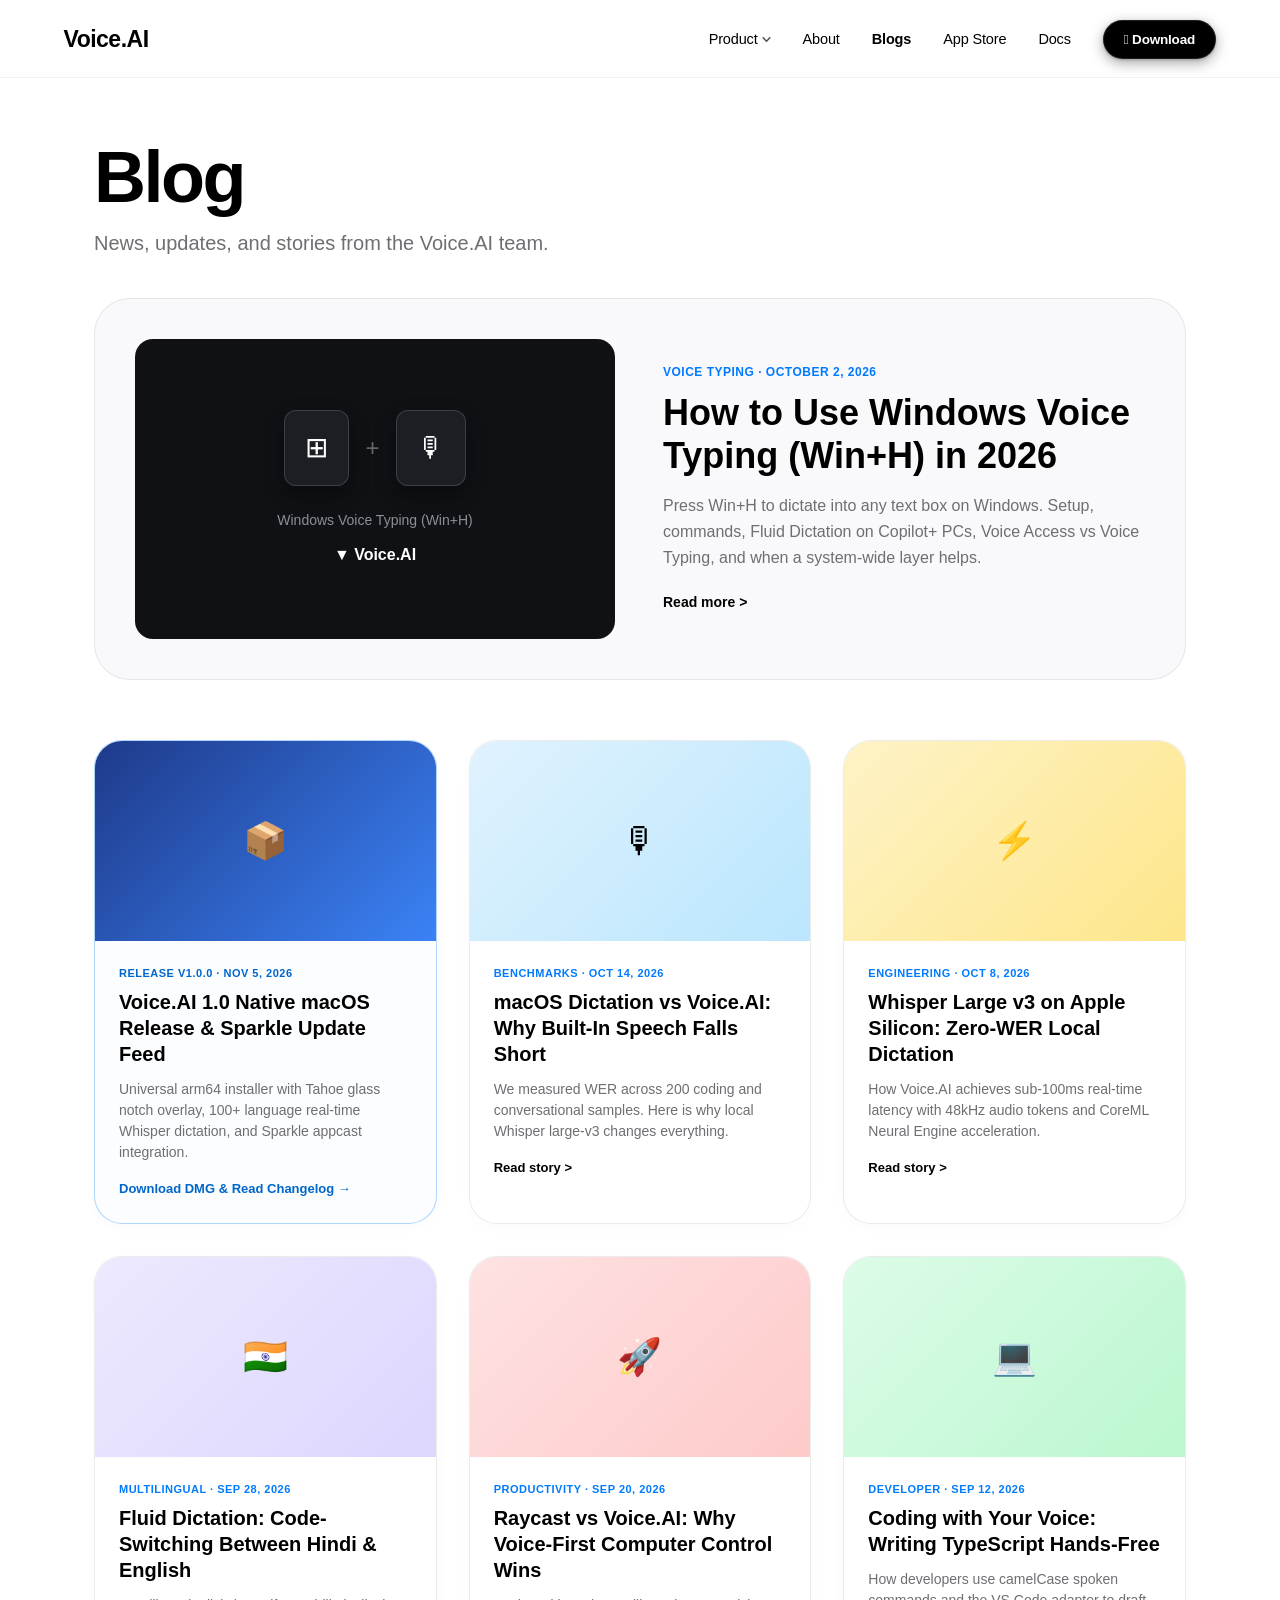
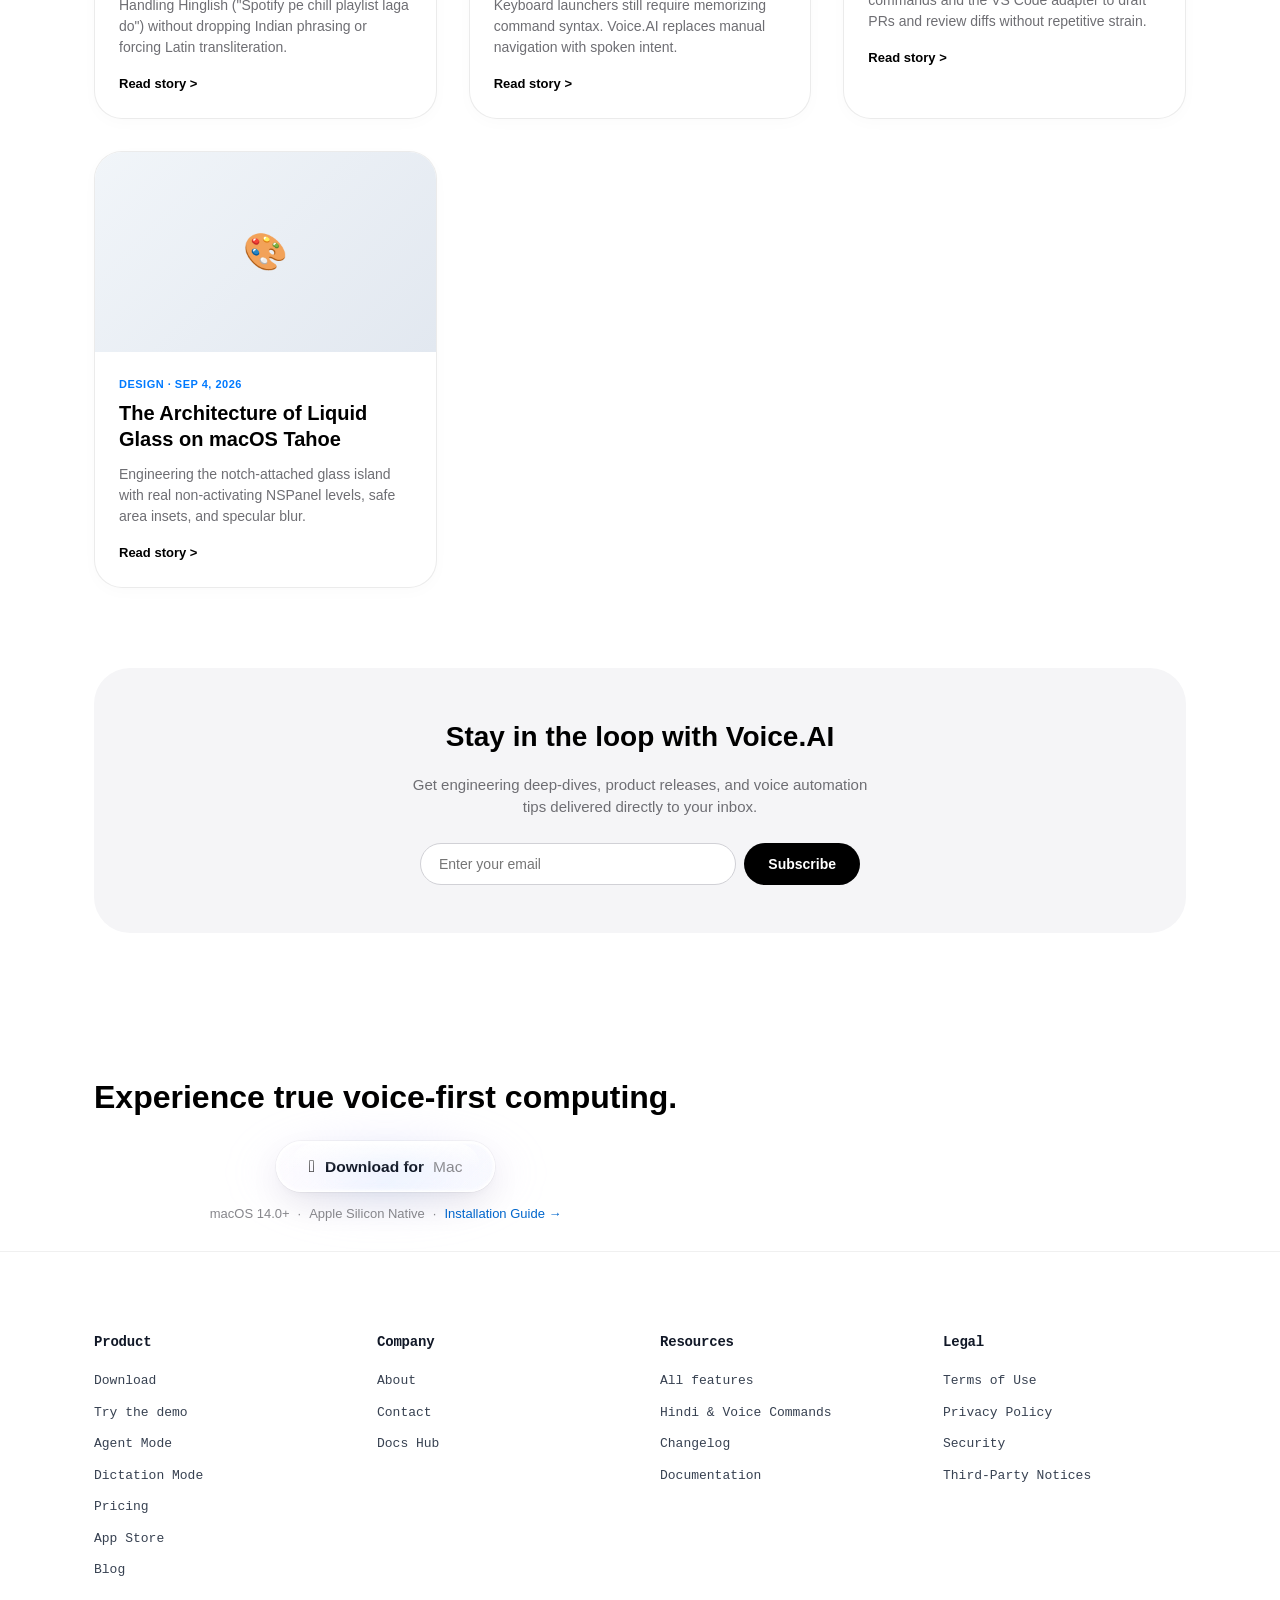
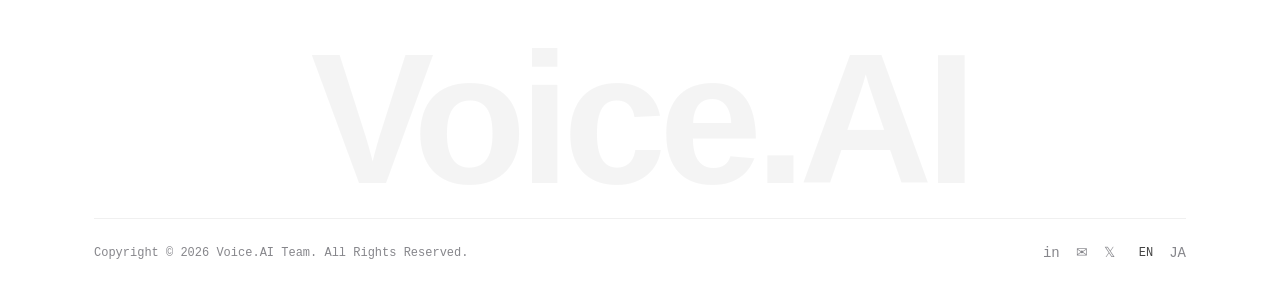
<file: blog.html>
<!DOCTYPE html>
<html lang="en">
<head>
  <meta charset="UTF-8">
  <meta name="viewport" content="width=device-width, initial-scale=1.0">
  <title>Blog — Stories & Updates from Voice.AI</title>
  <link rel="icon" type="image/png" href="assets/app-icon.png">
  <link rel="stylesheet" href="tokens.css">
  <link rel="stylesheet" href="styles.css">
  <style>
    .blog-featured-card {
      background: #f9f9fb;
      border: 1px solid rgba(0, 0, 0, 0.08);
      border-radius: var(--radius-card-lg);
      padding: 40px;
      display: flex;
      gap: 48px;
      align-items: center;
      margin: 40px 0 60px 0;
      text-align: left;
      text-decoration: none;
      color: inherit;
      transition: all 0.2s ease;
    }
    .blog-featured-card:hover {
      box-shadow: 0 15px 40px rgba(0, 0, 0, 0.06);
      transform: translateY(-2px);
    }
    .featured-graphic-box {
      width: 480px;
      height: 300px;
      background: #0f1115;
      border-radius: var(--radius-card-sm);
      display: flex;
      flex-direction: column;
      align-items: center;
      justify-content: center;
      position: relative;
      flex-shrink: 0;
      color: #ffffff;
      padding: 24px;
    }
    .featured-keycaps-row {
      display: flex;
      align-items: center;
      gap: 16px;
      margin-bottom: 24px;
    }
    .featured-keycap {
      background: #1c1e24;
      border: 1px solid rgba(255, 255, 255, 0.15);
      border-radius: 12px;
      padding: 16px 20px;
      font-size: 28px;
      box-shadow: 0 8px 20px rgba(0, 0, 0, 0.4);
    }
    .blog-grid {
      display: grid;
      grid-template-columns: repeat(3, 1fr);
      gap: 32px;
      text-align: left;
      margin-bottom: 80px;
    }
    .blog-card {
      background: #ffffff;
      border: 1px solid rgba(0, 0, 0, 0.08);
      border-radius: var(--radius-card);
      overflow: hidden;
      display: flex;
      flex-direction: column;
      text-decoration: none;
      color: inherit;
      box-shadow: 0 4px 16px rgba(0, 0, 0, 0.02);
      transition: all 0.2s ease;
    }
    .blog-card:hover {
      transform: translateY(-2px);
      box-shadow: 0 12px 30px rgba(0, 0, 0, 0.06);
    }
    .blog-card-thumb {
      height: 200px;
      background: #f5f5f7;
      display: flex;
      align-items: center;
      justify-content: center;
      font-size: 36px;
    }
    .blog-card-body {
      padding: 24px;
      display: flex;
      flex-direction: column;
      flex: 1;
    }
    .blog-meta-tag {
      font-size: 11px;
      font-weight: 700;
      color: #007aff;
      text-transform: uppercase;
      letter-spacing: 0.5px;
      margin-bottom: 8px;
    }
    .blog-card-title {
      font-size: 20px;
      font-weight: 700;
      color: #000000;
      line-height: 1.3;
      margin-bottom: 12px;
    }
    .blog-card-summary {
      font-size: 14px;
      color: #6e6e73;
      line-height: 1.5;
      margin-bottom: 16px;
    }
    .newsletter-card {
      background: #f5f5f7;
      border-radius: var(--radius-card-lg);
      padding: 48px;
      text-align: center;
      display: flex;
      flex-direction: column;
      align-items: center;
      gap: 16px;
      margin-bottom: 80px;
    }
  </style>
</head>
<body>

  <!-- Top Floating Notch Pill Navigation Header -->
  <header class="site-nav" id="mainHeader">
    <div class="nav-shell">
      <div class="site-logo-wrap">
        <a href="index.html" class="site-logo" title="Voice.AI">
          <span class="logo-text">Voice.AI</span>
          <span class="notch-logo-glyphs">
            <span class="notch-glyph-triangle">▼</span>
            <span class="notch-glyph-dot">●</span>
          </span>
        </a>
      </div>

      <nav class="nav-links-wrap" id="mainNavLinks">
        <a href="index.html#features" class="nav-link">Product <svg width="9" height="5" viewBox="0 0 10 6" fill="none" stroke="currentColor" stroke-width="1.8" stroke-linecap="round" stroke-linejoin="round"><path d="M1 1L5 5L9 1"/></svg></a>
        <a href="about.html" class="nav-link">About</a>
        <a href="blog.html" class="nav-link" style="color: #000; font-weight: 600;">Blogs</a>
        <a href="app-store.html" class="nav-link">App Store</a>
        <a href="docs.html" class="nav-link">Docs</a>
      </nav>

      <div class="nav-cta-wrap">
        <a href="download.html" class="btn-nav-download" id="headerDownloadBtn"> Download</a>
      </div>
    </div>
  </header>

  <main>
    <section class="site-container hero-wrap" style="padding-bottom: 20px; text-align: left; align-items: flex-start;">
      <h1 class="hero-main-heading" style="font-size: 72px; margin-bottom: 12px;">Blog</h1>
      <p class="section-subheadline" style="margin-left: 0; margin-bottom: 0;">News, updates, and stories from the Voice.AI team.</p>

      <!-- Featured Blog Article Card -->
      <a href="#featured" class="blog-featured-card">
        <div class="featured-graphic-box">
          <div class="featured-keycaps-row">
            <div class="featured-keycap">⊞</div>
            <span style="font-size: 24px; color: #666;">+</span>
            <div class="featured-keycap">🎙</div>
          </div>
          <div style="font-size: 14px; color: #8e8e93; margin-bottom: 12px;">Windows Voice Typing (Win+H)</div>
          <div style="font-size: 16px; font-weight: 800; color: #fff;">▼ Voice.AI</div>
        </div>

        <div>
          <div style="font-size: 12px; font-weight: 700; color: #007aff; text-transform: uppercase; letter-spacing: 0.5px; margin-bottom: 10px;">
            VOICE TYPING · October 2, 2026
          </div>
          <h2 style="font-size: 36px; font-weight: 800; line-height: 1.2; color: #000; margin-bottom: 16px;">
            How to Use Windows Voice Typing (Win+H) in 2026
          </h2>
          <p style="font-size: 16px; color: #6e6e73; line-height: 1.6; margin-bottom: 20px;">
            Press Win+H to dictate into any text box on Windows. Setup, commands, Fluid Dictation on Copilot+ PCs, Voice Access vs Voice Typing, and when a system-wide layer helps.
          </p>
          <span style="font-weight: 600; font-size: 14px; color: #000;">Read more &gt;</span>
        </div>
      </a>

      <!-- Blog Articles Grid -->
      <div class="blog-grid">
        
        <div class="blog-card" style="border: 1px solid rgba(0, 122, 255, 0.3); background: #fbfdff;">
          <div class="blog-card-thumb" style="background: linear-gradient(135deg, #1e3a8a 0%, #3b82f6 100%); color: #fff;">📦</div>
          <div class="blog-card-body">
            <div class="blog-meta-tag" style="color: #0066cc;">RELEASE v1.0.0 · Nov 5, 2026</div>
            <div class="blog-card-title">Voice.AI 1.0 Native macOS Release &amp; Sparkle Update Feed</div>
            <div class="blog-card-summary">Universal arm64 installer with Tahoe glass notch overlay, 100+ language real-time Whisper dictation, and Sparkle appcast integration.</div>
            <a href="download.html" style="font-weight: 700; font-size: 13px; color: #0066cc; text-decoration: none;">Download DMG &amp; Read Changelog →</a>
          </div>
        </div>
        
        <div class="blog-card">
          <div class="blog-card-thumb" style="background: linear-gradient(135deg, #e0f2fe 0%, #bae6fd 100%);">🎙</div>
          <div class="blog-card-body">
            <div class="blog-meta-tag">BENCHMARKS · Oct 14, 2026</div>
            <div class="blog-card-title">macOS Dictation vs Voice.AI: Why Built-In Speech Falls Short</div>
            <div class="blog-card-summary">We measured WER across 200 coding and conversational samples. Here is why local Whisper large-v3 changes everything.</div>
            <span style="font-weight: 600; font-size: 13px;">Read story &gt;</span>
          </div>
        </div>

        <div class="blog-card">
          <div class="blog-card-thumb" style="background: linear-gradient(135deg, #fef3c7 0%, #fde68a 100%);">⚡️</div>
          <div class="blog-card-body">
            <div class="blog-meta-tag">ENGINEERING · Oct 8, 2026</div>
            <div class="blog-card-title">Whisper Large v3 on Apple Silicon: Zero-WER Local Dictation</div>
            <div class="blog-card-summary">How Voice.AI achieves sub-100ms real-time latency with 48kHz audio tokens and CoreML Neural Engine acceleration.</div>
            <span style="font-weight: 600; font-size: 13px;">Read story &gt;</span>
          </div>
        </div>

        <div class="blog-card">
          <div class="blog-card-thumb" style="background: linear-gradient(135deg, #ede9fe 0%, #ddd6fe 100%);">🇮🇳</div>
          <div class="blog-card-body">
            <div class="blog-meta-tag">MULTILINGUAL · Sep 28, 2026</div>
            <div class="blog-card-title">Fluid Dictation: Code-Switching Between Hindi & English</div>
            <div class="blog-card-summary">Handling Hinglish ("Spotify pe chill playlist laga do") without dropping Indian phrasing or forcing Latin transliteration.</div>
            <span style="font-weight: 600; font-size: 13px;">Read story &gt;</span>
          </div>
        </div>

        <div class="blog-card">
          <div class="blog-card-thumb" style="background: linear-gradient(135deg, #fee2e2 0%, #fecaca 100%);">🚀</div>
          <div class="blog-card-body">
            <div class="blog-meta-tag">PRODUCTIVITY · Sep 20, 2026</div>
            <div class="blog-card-title">Raycast vs Voice.AI: Why Voice-First Computer Control Wins</div>
            <div class="blog-card-summary">Keyboard launchers still require memorizing command syntax. Voice.AI replaces manual navigation with spoken intent.</div>
            <span style="font-weight: 600; font-size: 13px;">Read story &gt;</span>
          </div>
        </div>

        <div class="blog-card">
          <div class="blog-card-thumb" style="background: linear-gradient(135deg, #dcfce7 0%, #bbf7d0 100%);">💻</div>
          <div class="blog-card-body">
            <div class="blog-meta-tag">DEVELOPER · Sep 12, 2026</div>
            <div class="blog-card-title">Coding with Your Voice: Writing TypeScript Hands-Free</div>
            <div class="blog-card-summary">How developers use camelCase spoken commands and the VS Code adapter to draft PRs and review diffs without repetitive strain.</div>
            <span style="font-weight: 600; font-size: 13px;">Read story &gt;</span>
          </div>
        </div>

        <div class="blog-card">
          <div class="blog-card-thumb" style="background: linear-gradient(135deg, #f1f5f9 0%, #e2e8f0 100%);">🎨</div>
          <div class="blog-card-body">
            <div class="blog-meta-tag">DESIGN · Sep 4, 2026</div>
            <div class="blog-card-title">The Architecture of Liquid Glass on macOS Tahoe</div>
            <div class="blog-card-summary">Engineering the notch-attached glass island with real non-activating NSPanel levels, safe area insets, and specular blur.</div>
            <span style="font-weight: 600; font-size: 13px;">Read story &gt;</span>
          </div>
        </div>

      </div>

      <!-- Newsletter Signup Card -->
      <div class="newsletter-card" style="width: 100%;">
        <h3 style="font-size: 28px; font-weight: 800; color: #000;">Stay in the loop with Voice.AI</h3>
        <p style="font-size: 15px; color: #6e6e73; max-width: 480px;">Get engineering deep-dives, product releases, and voice automation tips delivered directly to your inbox.</p>
        <div style="display: flex; gap: 8px; width: 100%; max-width: 440px; margin-top: 8px;">
          <input type="email" placeholder="Enter your email" style="flex: 1; padding: 12px 18px; border-radius: var(--radius-pill); border: 1px solid #d1d1d6; font-size: 14px; outline: none;">
          <button style="background: #000; color: #fff; border: none; border-radius: var(--radius-pill); padding: 12px 24px; font-weight: 600; font-size: 14px; cursor: pointer;">Subscribe</button>
        </div>
      </div>

      <!-- Bottom CTA -->
      <div style="text-align: center; margin-top: 60px;">
        <h3 style="font-size: 32px; font-weight: 700; margin-bottom: 20px;">Experience true voice-first computing.</h3>
        <div class="hero-download-halo-wrap">
          <a href="download.html" class="btn-mac-download-pill" title="Download Voice.AI">
            <span class="btn-apple-logo"></span>
            <span class="btn-text-main">Download for</span>
            <span class="btn-text-muted">Mac</span>
          </a>
          <div style="font-size: 13px; color: #86868b; display: flex; align-items: center; gap: 8px; z-index: 1;">
            <span>macOS 14.0+</span> · <span>Apple Silicon Native</span> · <a href="download.html" style="color: #0066cc; text-decoration: none;">Installation Guide →</a>
          </div>
        </div>
      </div>
    </section>
  </main>

  <!-- 4-Column Footer -->
  <footer class="site-footer">
    <div class="site-container">
      <div class="footer-nav-grid">
        <div>
          <div class="footer-col-title">Product</div>
          <div class="footer-links-list">
            <a href="download.html" class="footer-link">Download</a>
            <a href="app/index.html" class="footer-link" target="_blank">Try the demo</a>
            <a href="app/index.html" class="footer-link">Agent Mode</a>
            <a href="app/index.html" class="footer-link">Dictation Mode</a>
            <a href="index.html#pricing" class="footer-link">Pricing</a>
            <a href="app-store.html" class="footer-link">App Store</a>
            <a href="blog.html" class="footer-link">Blog</a>
          </div>
        </div>

        <div>
          <div class="footer-col-title">Company</div>
          <div class="footer-links-list">
            <a href="about.html" class="footer-link">About</a>
            <a href="about.html#contact" class="footer-link">Contact</a>
            <a href="docs.html" class="footer-link">Docs Hub</a>
          </div>
        </div>

        <div>
          <div class="footer-col-title">Resources</div>
          <div class="footer-links-list">
            <a href="index.html#features" class="footer-link">All features</a>
            <a href="docs.html?doc=hindi-control-report" class="footer-link">Hindi &amp; Voice Commands</a>
            <a href="docs.html?doc=changelog" class="footer-link">Changelog</a>
            <a href="docs.html" class="footer-link">Documentation</a>
          </div>
        </div>

        <div>
          <div class="footer-col-title">Legal</div>
          <div class="footer-links-list">
            <a href="#terms" class="footer-link">Terms of Use</a>
            <a href="#privacy" class="footer-link">Privacy Policy</a>
            <a href="docs.html?doc=security" class="footer-link">Security</a>
            <a href="docs.html?doc=third-party-notices" class="footer-link">Third-Party Notices</a>
          </div>
        </div>
      </div>

      <div class="giant-footer-watermark">Voice.AI</div>

      <div class="footer-bottom-bar">
        <div>Copyright © 2026 Voice.AI Team. All Rights Reserved.</div>
        <div class="footer-social-links">
          <a href="#" class="footer-social-link">in</a>
          <a href="#" class="footer-social-link">✉</a>
          <a href="#" class="footer-social-link">𝕏</a>
          <span style="color: #444; margin-left: 8px;">EN</span>
          <a href="#" class="footer-social-link">JA</a>
        </div>
      </div>
    </div>
  </footer>

  <script>
    function handleNavScroll() {
      if (window.scrollY > 40) {
        document.body.classList.add('scrolled');
      } else {
        document.body.classList.remove('scrolled');
      }
    }
    window.addEventListener('scroll', handleNavScroll, { passive: true });
    window.addEventListener('DOMContentLoaded', handleNavScroll);
    handleNavScroll();
  </script>
  <script src="release.js"></script>
</body>
</html>
</file>
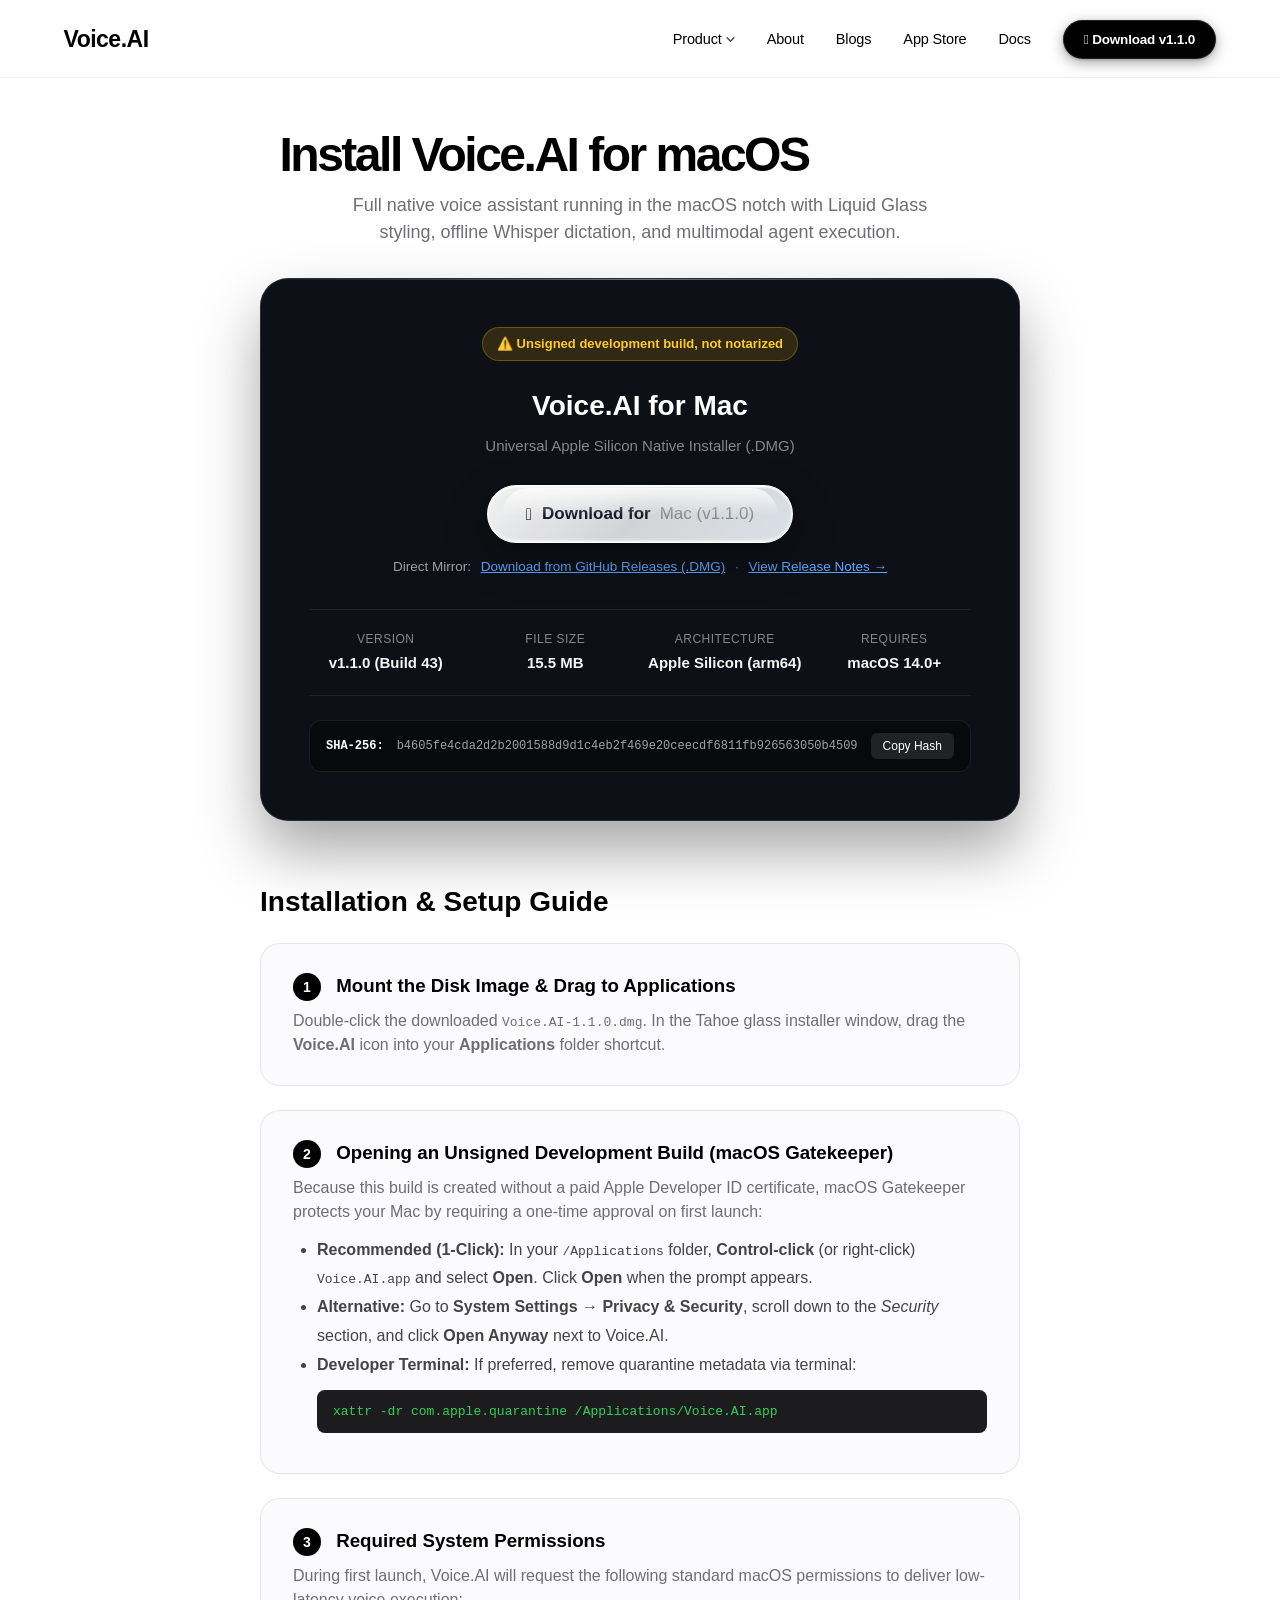
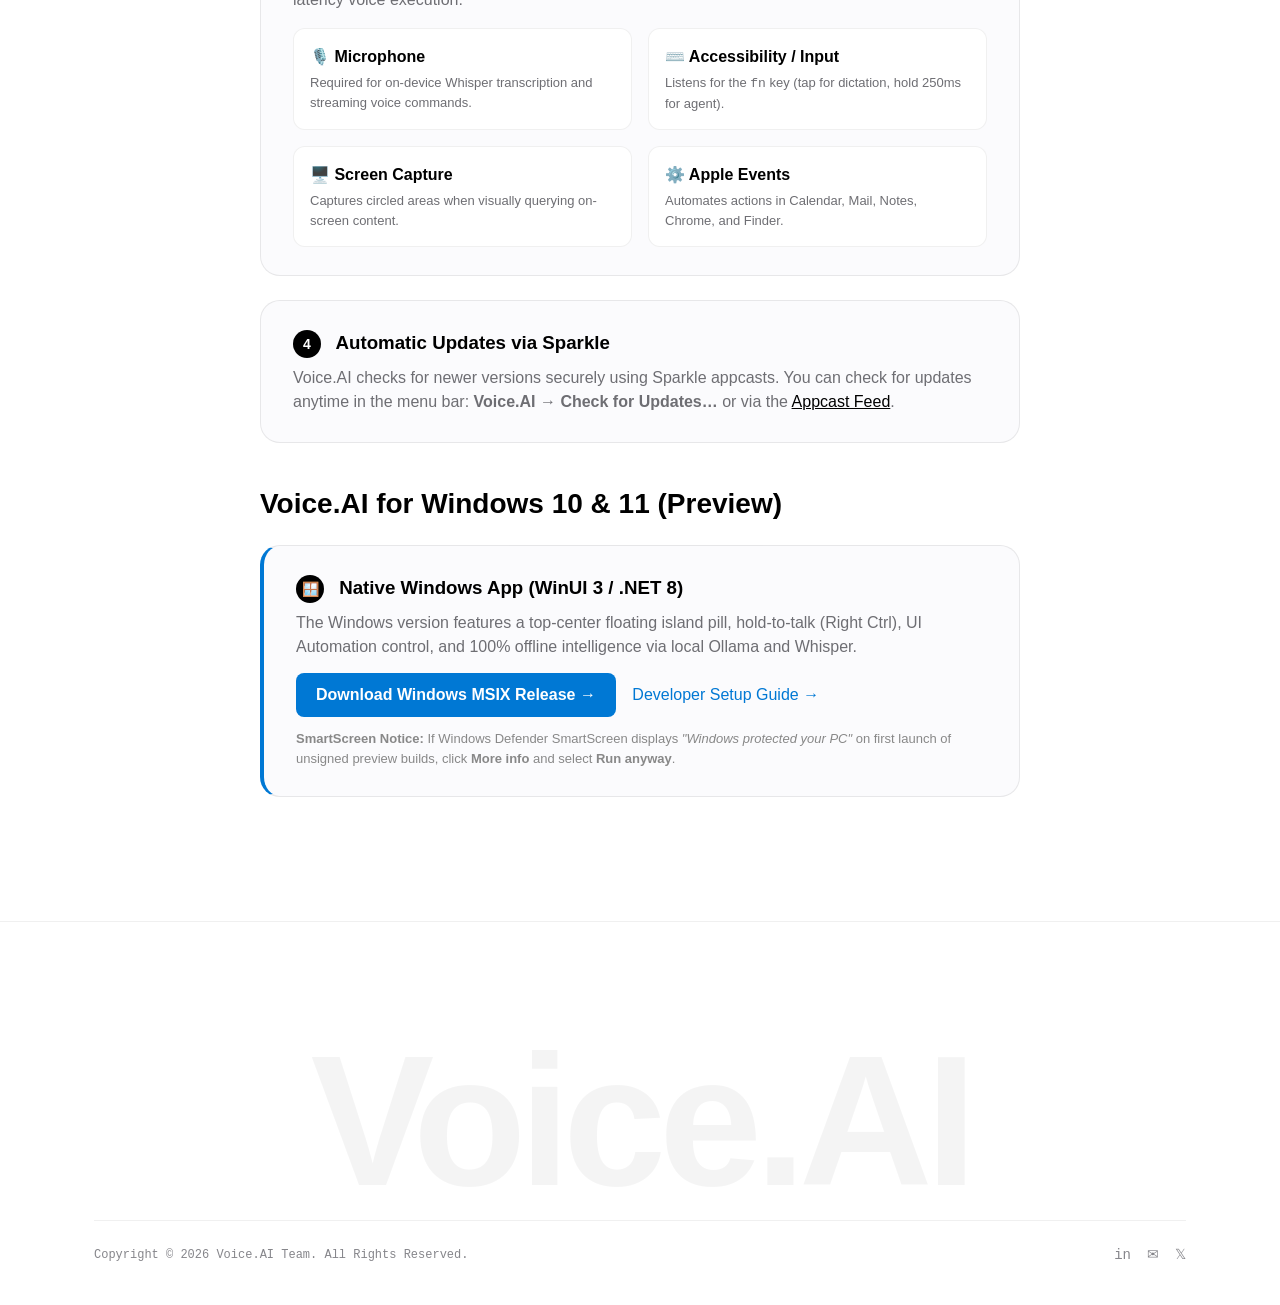
<file: download.html>
<!DOCTYPE html>
<html lang="en">
<head>
  <meta charset="UTF-8">
  <meta name="viewport" content="width=device-width, initial-scale=1.0">
  <title>Download Voice.AI for Mac – Native AI Voice Operating System</title>
  <link rel="icon" type="image/png" href="assets/app-icon.png">
  <link rel="stylesheet" href="styles.css">
  <style>
    .download-hero {
      padding-top: 130px;
      padding-bottom: 40px;
      text-align: center;
    }
    .download-card-tahoe {
      background: #0d1117;
      border: 1px solid rgba(255, 255, 255, 0.12);
      border-radius: 28px;
      padding: 48px;
      color: #ffffff;
      max-width: 760px;
      margin: 32px auto 60px;
      box-shadow: 0 30px 60px rgba(0, 0, 0, 0.35);
      position: relative;
      overflow: hidden;
    }
    .download-card-tahoe::before {
      content: "";
      position: absolute;
      top: 0; left: 0; right: 0; height: 1px;
      background: linear-gradient(90deg, transparent, rgba(255,255,255,0.4), transparent);
    }
    .release-status-badge {
      display: inline-flex;
      align-items: center;
      gap: 6px;
      font-size: 13px;
      font-weight: 600;
      padding: 6px 14px;
      border-radius: 9999px;
      margin-bottom: 24px;
    }
    .status-unsigned {
      background: rgba(255, 179, 0, 0.15);
      color: #ffca28;
      border: 1px solid rgba(255, 179, 0, 0.3);
    }
    .status-verified {
      background: rgba(76, 175, 80, 0.15);
      color: #81c784;
      border: 1px solid rgba(76, 175, 80, 0.3);
    }
    .meta-spec-grid {
      display: grid;
      grid-template-columns: repeat(4, 1fr);
      gap: 16px;
      margin: 32px 0 24px;
      padding: 20px 0;
      border-top: 1px solid rgba(255, 255, 255, 0.08);
      border-bottom: 1px solid rgba(255, 255, 255, 0.08);
      text-align: center;
    }
    .meta-spec-label {
      font-size: 12px;
      color: #86868b;
      text-transform: uppercase;
      letter-spacing: 0.5px;
      margin-bottom: 4px;
    }
    .meta-spec-value {
      font-size: 15px;
      font-weight: 600;
      color: #f5f5f7;
    }
    .sha-box {
      background: rgba(0, 0, 0, 0.4);
      border: 1px solid rgba(255, 255, 255, 0.08);
      border-radius: 12px;
      padding: 12px 16px;
      display: flex;
      align-items: center;
      justify-content: space-between;
      gap: 12px;
      margin-top: 24px;
      font-family: var(--font-mono);
      font-size: 12px;
      color: #86868b;
    }
    .sha-box span.release-sha-text {
      overflow: hidden;
      text-overflow: ellipsis;
      white-space: nowrap;
      color: #a1a1a6;
    }
    .copy-sha-btn {
      background: rgba(255, 255, 255, 0.1);
      border: none;
      color: #fff;
      padding: 6px 12px;
      border-radius: 6px;
      cursor: pointer;
      font-size: 12px;
      font-weight: 500;
      transition: background 0.15s ease;
      flex-shrink: 0;
    }
    .copy-sha-btn:hover {
      background: rgba(255, 255, 255, 0.2);
    }
    .platform-warning-pill {
      display: none;
      background: rgba(255, 255, 255, 0.08);
      color: #a1a1a6;
      border-radius: 9999px;
      padding: 6px 16px;
      font-size: 13px;
      margin-top: 16px;
    }
    .guide-step-card {
      background: #fbfbfd;
      border: 1px solid rgba(0, 0, 0, 0.08);
      border-radius: 20px;
      padding: 28px 32px;
      margin-bottom: 24px;
      text-align: left;
    }
    .guide-step-num {
      display: inline-block;
      width: 28px;
      height: 28px;
      border-radius: 50%;
      background: #000;
      color: #fff;
      text-align: center;
      line-height: 28px;
      font-size: 14px;
      font-weight: 700;
      margin-right: 10px;
    }
    .cmd-snippet {
      background: #1c1c1e;
      color: #30d158;
      font-family: var(--font-mono);
      padding: 10px 16px;
      border-radius: 8px;
      font-size: 13px;
      margin-top: 10px;
      display: block;
      overflow-x: auto;
    }
  </style>
</head>
<body>

  <!-- Top Floating Notch Pill Navigation Header -->
  <header class="site-nav" id="mainHeader">
    <div class="nav-shell">
      <div class="site-logo-wrap">
        <a href="index.html" class="site-logo" title="Voice.AI">
          <span class="logo-text">Voice.AI</span>
          <span class="notch-logo-glyphs">
            <span class="notch-glyph-triangle">▼</span>
            <span class="notch-glyph-dot">●</span>
          </span>
        </a>
      </div>

      <nav class="nav-links-wrap" id="mainNavLinks">
        <a href="index.html#features" class="nav-link">Product <svg width="9" height="5" viewBox="0 0 10 6" fill="none" stroke="currentColor" stroke-width="1.8" stroke-linecap="round" stroke-linejoin="round"><path d="M1 1L5 5L9 1"/></svg></a>
        <a href="about.html" class="nav-link">About</a>
        <a href="blog.html" class="nav-link">Blogs</a>
        <a href="app-store.html" class="nav-link">App Store</a>
        <a href="docs.html" class="nav-link">Docs</a>
      </nav>

      <div class="nav-cta-wrap">
        <a href="downloads/Voice.AI-1.1.0.dmg" class="btn-nav-download" id="headerDownloadBtn" download="Voice.AI-1.1.0.dmg"> Download v1.1.0</a>
      </div>
    </div>
  </header>

  <!-- Hero & Primary Download Card -->
  <main class="site-container download-hero">
    <h1 class="hero-main-heading" style="font-size: 48px; margin-bottom: 12px;">
      Install Voice.AI for macOS
    </h1>
    <p style="font-size: 18px; color: #6e6e73; max-width: 600px; margin: 0 auto 32px;">
      Full native voice assistant running in the macOS notch with Liquid Glass styling, offline Whisper dictation, and multimodal agent execution.
    </p>

    <!-- Tahoe Glass Download Card -->
    <div class="download-card-tahoe">
      <!-- Status Badge -->
      <div class="release-status-badge status-unsigned">
        ⚠️ Unsigned development build, not notarized
      </div>

      <div style="font-size: 28px; font-weight: 800; margin-bottom: 8px;">
        Voice.AI for Mac
      </div>
      <div style="font-size: 15px; color: #86868b; margin-bottom: 28px;">
        Universal Apple Silicon Native Installer (.DMG)
      </div>

      <!-- Action Button (Water Droplet Liquid Glass Style) -->
      <a href="downloads/Voice.AI-1.1.0.dmg" class="btn-mac-download-pill" download="Voice.AI-1.1.0.dmg" title="Download Voice.AI" style="display: inline-flex; font-size: 17px; padding: 15px 38px;">
        <span class="btn-apple-logo"></span>
        <span class="btn-text-main">Download for</span>
        <span class="btn-text-muted">Mac (v1.1.0)</span>
      </a>

      <!-- GitHub Direct Release Mirror Link -->
      <div style="margin-top: 14px; font-size: 13.5px;">
        <span style="color: rgba(255, 255, 255, 0.6);">Direct Mirror:</span>
        <a href="https://github.com/Mohit-jpg-dot/Voice.AI/releases/download/v1.1.0/Voice.AI-1.1.0.dmg" style="color: #58a6ff; text-decoration: underline; margin-left: 6px;" target="_blank">Download from GitHub Releases (.DMG)</a>
        <span style="color: rgba(255, 255, 255, 0.4); margin: 0 6px;">·</span>
        <a href="https://github.com/Mohit-jpg-dot/Voice.AI/releases/tag/v1.1.0" style="color: #58a6ff; text-decoration: underline;" target="_blank">View Release Notes →</a>
      </div>

      <div class="platform-warning-pill">
        Voice.AI is built natively for macOS. Windows version in preview.
      </div>

      <!-- Metadata Specs -->
      <div class="meta-spec-grid">
        <div>
          <div class="meta-spec-label">Version</div>
          <div class="meta-spec-value release-version-text">v1.1.0 (Build 43)</div>
        </div>
        <div>
          <div class="meta-spec-label">File Size</div>
          <div class="meta-spec-value release-size-text">16.2 MB</div>
        </div>
        <div>
          <div class="meta-spec-label">Architecture</div>
          <div class="meta-spec-value">Apple Silicon (arm64)</div>
        </div>
        <div>
          <div class="meta-spec-label">Requires</div>
          <div class="meta-spec-value">macOS 14.0+</div>
        </div>
      </div>

      <!-- SHA-256 Checksum -->
      <div class="sha-box">
        <span style="font-weight: 600; color: #fff;">SHA-256:</span>
        <span class="release-sha-text">b4605fe4cda2d2b2001588d9d1c4eb2f469e20ceecdf6811fb926563050b4509</span>
        <button class="copy-sha-btn" onclick="copyReleaseSha(this)">Copy Hash</button>
      </div>
    </div>

    <!-- Installation & Gatekeeper Guide -->
    <section style="max-width: 760px; margin: 0 auto; text-align: left;">
      <h2 style="font-size: 28px; font-weight: 800; margin-bottom: 20px;">Installation &amp; Setup Guide</h2>

      <div class="guide-step-card">
        <h3><span class="guide-step-num">1</span> Mount the Disk Image &amp; Drag to Applications</h3>
        <p style="color: #6e6e73; margin-top: 8px;">
          Double-click the downloaded <code>Voice.AI-1.1.0.dmg</code>. In the Tahoe glass installer window, drag the <strong>Voice.AI</strong> icon into your <strong>Applications</strong> folder shortcut.
        </p>
      </div>

      <div class="guide-step-card">
        <h3><span class="guide-step-num">2</span> Opening an Unsigned Development Build (macOS Gatekeeper)</h3>
        <p style="color: #6e6e73; margin-top: 8px;">
          Because this build is created without a paid Apple Developer ID certificate, macOS Gatekeeper protects your Mac by requiring a one-time approval on first launch:
        </p>
        <ul style="color: #444; margin: 12px 0 12px 24px; line-height: 1.8;">
          <li><strong>Recommended (1-Click):</strong> In your <code>/Applications</code> folder, <strong>Control-click</strong> (or right-click) <code>Voice.AI.app</code> and select <strong>Open</strong>. Click <strong>Open</strong> when the prompt appears.</li>
          <li><strong>Alternative:</strong> Go to <strong>System Settings → Privacy &amp; Security</strong>, scroll down to the <em>Security</em> section, and click <strong>Open Anyway</strong> next to Voice.AI.</li>
          <li><strong>Developer Terminal:</strong> If preferred, remove quarantine metadata via terminal:
            <code class="cmd-snippet">xattr -dr com.apple.quarantine /Applications/Voice.AI.app</code>
          </li>
        </ul>
      </div>

      <div class="guide-step-card">
        <h3><span class="guide-step-num">3</span> Required System Permissions</h3>
        <p style="color: #6e6e73; margin-top: 8px;">
          During first launch, Voice.AI will request the following standard macOS permissions to deliver low-latency voice execution:
        </p>
        <div style="display: grid; grid-template-columns: 1fr 1fr; gap: 16px; margin-top: 16px;">
          <div style="background: #fff; padding: 16px; border-radius: 12px; border: 1px solid rgba(0,0,0,0.06);">
            <div style="font-weight: 700; margin-bottom: 4px;">🎙️ Microphone</div>
            <div style="font-size: 13px; color: #6e6e73;">Required for on-device Whisper transcription and streaming voice commands.</div>
          </div>
          <div style="background: #fff; padding: 16px; border-radius: 12px; border: 1px solid rgba(0,0,0,0.06);">
            <div style="font-weight: 700; margin-bottom: 4px;">⌨️ Accessibility / Input</div>
            <div style="font-size: 13px; color: #6e6e73;">Listens for the <code>fn</code> key (tap for dictation, hold 250ms for agent).</div>
          </div>
          <div style="background: #fff; padding: 16px; border-radius: 12px; border: 1px solid rgba(0,0,0,0.06);">
            <div style="font-weight: 700; margin-bottom: 4px;">🖥️ Screen Capture</div>
            <div style="font-size: 13px; color: #6e6e73;">Captures circled areas when visually querying on-screen content.</div>
          </div>
          <div style="background: #fff; padding: 16px; border-radius: 12px; border: 1px solid rgba(0,0,0,0.06);">
            <div style="font-weight: 700; margin-bottom: 4px;">⚙️ Apple Events</div>
            <div style="font-size: 13px; color: #6e6e73;">Automates actions in Calendar, Mail, Notes, Chrome, and Finder.</div>
          </div>
        </div>
      </div>

      <div class="guide-step-card">
        <h3><span class="guide-step-num">4</span> Automatic Updates via Sparkle</h3>
        <p style="color: #6e6e73; margin-top: 8px;">
          Voice.AI checks for newer versions securely using Sparkle appcasts. You can check for updates anytime in the menu bar: <strong>Voice.AI → Check for Updates…</strong> or via the <a href="appcast.xml" style="color: #000; text-decoration: underline;">Appcast Feed</a>.
        </p>
      </div>

      <!-- Windows 10 & 11 Guide -->
      <h2 style="font-size: 28px; font-weight: 800; margin: 40px 0 20px;">Voice.AI for Windows 10 &amp; 11 (Preview)</h2>

      <div class="guide-step-card" style="border-left: 4px solid #0078d4;">
        <h3><span class="guide-step-num">🪟</span> Native Windows App (WinUI 3 / .NET 8)</h3>
        <p style="color: #6e6e73; margin-top: 8px;">
          The Windows version features a top-center floating island pill, hold-to-talk (Right Ctrl), UI Automation control, and 100% offline intelligence via local Ollama and Whisper.
        </p>
        <div style="margin-top: 14px;">
          <a href="https://github.com/Mohit-jpg-dot/Voice.AI/releases" target="_blank" style="display: inline-block; background: #0078d4; color: #fff; font-weight: 600; padding: 10px 20px; border-radius: 8px; text-decoration: none; margin-right: 12px;">Download Windows MSIX Release →</a>
          <a href="https://github.com/Mohit-jpg-dot/Voice.AI/blob/main/docs/windows-dev-setup.md" target="_blank" style="color: #0078d4; text-decoration: none; font-weight: 500;">Developer Setup Guide →</a>
        </div>
        <p style="font-size: 13px; color: #888; margin-top: 12px;">
          <strong>SmartScreen Notice:</strong> If Windows Defender SmartScreen displays <em>"Windows protected your PC"</em> on first launch of unsigned preview builds, click <strong>More info</strong> and select <strong>Run anyway</strong>.
        </p>
      </div>
    </section>
  </main>

  <!-- Footer -->
  <footer class="site-footer" style="margin-top: 60px;">
    <div class="site-container">
      <div class="giant-footer-watermark">Voice.AI</div>
      <div class="footer-bottom-bar">
        <div>Copyright © 2026 Voice.AI Team. All Rights Reserved.</div>
        <div class="footer-social-links">
          <a href="#" class="footer-social-link" title="LinkedIn">in</a>
          <a href="#" class="footer-social-link" title="Email">✉</a>
          <a href="#" class="footer-social-link" title="X">𝕏</a>
        </div>
      </div>
    </div>
  </footer>

  <script>
    function handleNavScroll() {
      if (window.scrollY > 40) {
        document.body.classList.add('scrolled');
      } else {
        document.body.classList.remove('scrolled');
      }
    }
    window.addEventListener('scroll', handleNavScroll, { passive: true });
    window.addEventListener('DOMContentLoaded', handleNavScroll);
    handleNavScroll();
  </script>
  <script src="release.js"></script>
</body>
</html>
</file>
<file: tokens.css>
:root {
  /* =========================================================================
     Voice.AI Design System Tokens (Generated strictly from DESIGN.md & Screenshots)
     macOS Tahoe Liquid Glass & Restrained Editorial Web Palette
     ========================================================================= */

  /* Surface & Background Colors */
  --color-bg-canvas: #09090b;
  --color-bg-window-light: rgba(248, 249, 250, 0.88);
  --color-bg-window-dark: rgba(18, 18, 20, 0.88);
  --color-bg-surface-light: #ffffff;
  --color-bg-surface-dark: #161618;
  --color-bg-surface-elevated-light: #f4f4f5;
  --color-bg-surface-elevated-dark: #222226;
  --color-bg-hud: rgba(14, 14, 16, 0.94);
  --color-bg-notch-pill: #000000;
  --color-bg-input-dark: rgba(255, 255, 255, 0.07);
  --color-bg-input-light: rgba(0, 0, 0, 0.04);

  /* Typography Colors */
  --color-text-primary-light: #111111;
  --color-text-primary-dark: #f5f5f7;
  --color-text-secondary-light: #6e6e73;
  --color-text-secondary-dark: #a1a1aa;
  --color-text-muted-light: #86868b;
  --color-text-muted-dark: #71717a;
  --color-text-accent: #0066cc;
  --color-text-accent-dark: #2997ff;

  /* Borders & Dividers */
  --color-border-subtle-light: rgba(0, 0, 0, 0.06);
  --color-border-subtle-dark: rgba(255, 255, 255, 0.08);
  --color-border-strong-light: rgba(0, 0, 0, 0.12);
  --color-border-strong-dark: rgba(255, 255, 255, 0.16);
  --color-border-glass-specular: rgba(255, 255, 255, 0.22);

  /* Semantic Accent & Status */
  --color-accent-blue: #0071e3;
  --color-accent-green: #34c759;
  --color-accent-amber: #ff9f0a;
  --color-accent-red: #ff453a;
  --color-accent-purple: #af52de;

  /* Typography Scale */
  --font-family-sans: -apple-system, BlinkMacSystemFont, "SF Pro Display", "SF Pro Text", "Helvetica Neue", sans-serif;
  --font-family-mono: "SF Mono", Menlo, Monaco, Consolas, monospace;

  --font-size-xs: 11px;
  --font-size-sm: 13px;
  --font-size-base: 14px;
  --font-size-md: 15px;
  --font-size-lg: 17px;
  --font-size-xl: 20px;
  --font-size-2xl: 24px;
  --font-size-3xl: 32px;
  --font-size-4xl: 44px;

  --font-weight-regular: 400;
  --font-weight-medium: 500;
  --font-weight-semibold: 600;
  --font-weight-bold: 700;

  --line-height-tight: 1.15;
  --line-height-normal: 1.45;
  --line-height-relaxed: 1.6;

  /* Radius Scale */
  --radius-xs: 4px;
  --radius-sm: 8px;
  --radius-md: 12px;
  --radius-lg: 16px;
  --radius-xl: 20px;
  --radius-2xl: 24px;
  --radius-pill: 9999px;

  /* Spacing Scale */
  --space-1: 4px;
  --space-2: 8px;
  --space-3: 12px;
  --space-4: 16px;
  --space-5: 20px;
  --space-6: 24px;
  --space-8: 32px;
  --space-10: 40px;
  --space-12: 48px;
  --space-16: 64px;

  /* Shadows */
  --shadow-sm: 0 1px 3px rgba(0, 0, 0, 0.08);
  --shadow-md: 0 4px 12px rgba(0, 0, 0, 0.06);
  --shadow-lg: 0 12px 32px rgba(0, 0, 0, 0.12);
  --shadow-hud: 0 20px 48px rgba(0, 0, 0, 0.35);

  /* Glass Blur & Transitions */
  --blur-window: 30px;
  --blur-hud: 40px;
  --transition-spring: cubic-bezier(0.16, 1, 0.3, 1);
  --transition-duration: 220ms;
}
</file>
<file: styles.css>
/* ==========================================================================
   Voice.AI Public Website Styles
   Exact reproduction of website-design-refs/ screenshots
   ========================================================================== */

:root {
  --font-sans: -apple-system, BlinkMacSystemFont, "SF Pro Display", "SF Pro Text", "Helvetica Neue", Arial, sans-serif;
  --font-mono: "SF Mono", Menlo, Monaco, Consolas, "Liberation Mono", monospace;
  --color-bg: #ffffff;
  --color-text-main: #000000;
  --color-text-muted: #6e6e73;
  --color-text-light-muted: #86868b;
  --color-border-subtle: rgba(0, 0, 0, 0.08);
  --color-pill-bg: #f5f5f7;
  --radius-pill: 9999px;
  --radius-card: 28px;
  --radius-card-lg: 36px;
  --radius-card-sm: 18px;
}

* {
  margin: 0;
  padding: 0;
  box-sizing: border-box;
}

body {
  font-family: var(--font-sans);
  background-color: var(--color-bg);
  color: var(--color-text-main);
  -webkit-font-smoothing: antialiased;
  -moz-osx-font-smoothing: grayscale;
  line-height: 1.5;
  overflow-x: hidden;
}

.site-container {
  max-width: 1140px;
  margin: 0 auto;
  padding: 0 24px;
}

/* ==========================================================================
   Top Navigation & Morphing Floating Notch Pill
   - Unscrolled (top of page): Clean wide header with "Voice.AI" logo, nav links, and CTA
   - Scrolled (anywhere on website): Morphs into centered water droplet liquid notch pill
     with '▼ ●' glyphs, refractive optical blur, meniscus specular highlights, and gloss sheen
   ========================================================================== */
.site-nav {
  position: fixed;
  top: 0;
  left: 0;
  right: 0;
  z-index: 1000;
  display: flex;
  justify-content: center;
  align-items: flex-start;
  padding: 0;
  pointer-events: none;
  background: transparent;
  transition: all 0.32s cubic-bezier(0.16, 1, 0.3, 1);
  transform: translateZ(0);
}

/* Base Nav Container */
.nav-shell {
  position: relative;
  pointer-events: auto;
  margin: 0 auto;
  display: flex;
  align-items: center;
  transition: all 0.32s cubic-bezier(0.16, 1, 0.3, 1);
  transform: translateZ(0);
}

/* Top Unscrolled State: Frosted glass transparent + blurry header */
body:not(.scrolled) .site-nav {
  background: rgba(255, 255, 255, 0.68);
  backdrop-filter: blur(24px) saturate(190%);
  -webkit-backdrop-filter: blur(24px) saturate(190%);
  border-bottom: 1px solid rgba(0, 0, 0, 0.05);
}

body:not(.scrolled) .nav-shell {
  width: calc(100% - 64px);
  max-width: 1260px;
  padding: 20px 32px 18px 32px;
  justify-content: space-between;
  background: transparent;
  border: none;
  border-radius: 0;
  box-shadow: none;
}

body:not(.scrolled) .nav-shell::before {
  opacity: 0;
  display: none;
}

body:not(.scrolled) .site-logo-wrap {
  flex-shrink: 0;
}

body:not(.scrolled) .logo-text {
  display: inline-block;
  font-family: -apple-system, BlinkMacSystemFont, "SF Pro Display", "SF Pro Text", -system-ui, "Helvetica Neue", sans-serif;
  font-size: 23px;
  font-weight: 700;
  color: #000000;
  letter-spacing: -0.5px;
  line-height: 1;
  user-select: none;
}

body:not(.scrolled) .notch-logo-glyphs {
  display: none;
}

body:not(.scrolled) .nav-links-wrap {
  margin-left: auto;
  margin-right: 32px;
  gap: 32px;
}

body:not(.scrolled) .nav-link {
  color: #000000;
  font-size: 14.5px;
  font-weight: 500;
  letter-spacing: -0.15px;
  text-shadow: none;
}

body:not(.scrolled) .btn-nav-download {
  padding: 8.5px 20px;
  font-size: 13.5px;
  font-weight: 600;
  background: #000000;
  color: #ffffff !important;
}

/* Scrolled State: Centered Water Droplet Liquid Notch Pill (Extra transparent + heavy optical blur) */
body.scrolled .site-nav {
  background: transparent;
  border-bottom: none;
  backdrop-filter: none;
  -webkit-backdrop-filter: none;
}

body.scrolled .nav-shell {
  width: auto;
  max-width: fit-content;
  margin: 0 auto;
  gap: 28px;
  padding: 9px 28px 11px 28px;
  /* Water droplet transparent liquid glass gradient */
  background: linear-gradient(180deg, rgba(255, 255, 255, 0.52) 0%, rgba(255, 255, 255, 0.16) 60%, rgba(240, 248, 255, 0.32) 100%);
  backdrop-filter: blur(30px) saturate(210%) contrast(105%);
  -webkit-backdrop-filter: blur(30px) saturate(210%) contrast(105%);
  border: 1px solid rgba(255, 255, 255, 0.85);
  border-top: none;
  border-radius: 0 0 26px 26px;
  /* Water droplet curved meniscus and optical rim highlights */
  box-shadow:
    inset 0 1.5px 2.5px rgba(255, 255, 255, 0.98),
    inset 0 -1.5px 3px rgba(255, 255, 255, 0.65),
    inset 1px 0 2px rgba(255, 255, 255, 0.50),
    inset -1px 0 2px rgba(255, 255, 255, 0.50),
    0 16px 42px rgba(0, 0, 0, 0.12),
    0 3px 10px rgba(0, 0, 0, 0.04);
}

/* Water droplet top surface specular gloss sheen */
body.scrolled .nav-shell::before {
  content: '';
  position: absolute;
  top: 0;
  left: 20px;
  right: 20px;
  height: 44%;
  background: linear-gradient(180deg, rgba(255, 255, 255, 0.80) 0%, rgba(255, 255, 255, 0.0) 100%);
  border-radius: 0 0 20px 20px;
  pointer-events: none;
  opacity: 1;
  transition: opacity 0.28s ease;
}

body.scrolled .nav-shell:hover {
  background: linear-gradient(180deg, rgba(255, 255, 255, 0.68) 0%, rgba(255, 255, 255, 0.28) 60%, rgba(245, 250, 255, 0.45) 100%);
  box-shadow:
    inset 0 2px 3px rgba(255, 255, 255, 1),
    inset 0 -1.5px 3.5px rgba(255, 255, 255, 0.80),
    0 18px 46px rgba(0, 0, 0, 0.15),
    0 4px 12px rgba(0, 0, 0, 0.05);
  border-color: rgba(255, 255, 255, 0.95);
}

body.scrolled .logo-text {
  display: none;
}

body.scrolled .notch-logo-glyphs {
  display: inline-flex;
  align-items: center;
  gap: 3px;
  font-size: 13px;
  color: #000000;
  font-weight: 900;
  user-select: none;
  filter: drop-shadow(0 1px 2px rgba(255, 255, 255, 0.6));
}

body.scrolled .nav-links-wrap {
  margin-left: 0;
  margin-right: 0;
  gap: 24px;
}

body.scrolled .nav-link {
  color: #0f172a;
  font-size: 13.5px;
  font-weight: 600;
  text-shadow: 0 1px 3px rgba(255, 255, 255, 0.6);
}

body.scrolled .btn-nav-download {
  font-size: 13px;
  padding: 8px 18px;
  background: #000000;
  color: #ffffff !important;
}

.site-logo-wrap {
  display: flex;
  align-items: center;
  position: relative;
  z-index: 2;
}

.site-logo {
  text-decoration: none;
  color: #000000;
  display: flex;
  align-items: center;
  gap: 4px;
}

.notch-glyph-triangle {
  font-size: 11px;
  line-height: 1;
}

.notch-glyph-dot {
  font-size: 13px;
  line-height: 1;
}

.nav-links-wrap {
  display: flex;
  align-items: center;
  position: relative;
  z-index: 2;
}

.nav-link {
  text-decoration: none;
  letter-spacing: -0.1px;
  transition: color 0.15s ease, transform 0.15s ease;
  display: flex;
  align-items: center;
  gap: 4px;
  white-space: nowrap;
}

.nav-link:hover {
  color: #000000;
  transform: translateY(-0.5px);
}

.nav-link svg {
  opacity: 0.7;
  transition: opacity 0.15s ease, transform 0.2s ease;
}

.nav-link:hover svg {
  opacity: 1;
  transform: translateY(1px);
}

.nav-cta-wrap {
  display: flex;
  align-items: center;
  position: relative;
  z-index: 2;
}

.btn-nav-download {
  position: relative;
  background: #000000;
  color: #ffffff !important;
  border: 1px solid rgba(255, 255, 255, 0.12);
  border-radius: 9999px;
  display: inline-flex;
  align-items: center;
  justify-content: center;
  gap: 7px;
  box-shadow:
    0 4px 14px rgba(0, 0, 0, 0.35),
    0 1px 3px rgba(0, 0, 0, 0.2);
  font-weight: 600;
  text-decoration: none;
  white-space: nowrap;
  letter-spacing: -0.2px;
  transition: all 0.2s cubic-bezier(0.16, 1, 0.3, 1);
}

.btn-nav-download:hover {
  background: #18181b;
  color: #ffffff !important;
  transform: translateY(-1px) scale(1.02);
  box-shadow:
    0 6px 20px rgba(0, 0, 0, 0.45),
    0 2px 6px rgba(0, 0, 0, 0.25);
  border-color: rgba(255, 255, 255, 0.25);
}

.btn-nav-download:active {
  transform: translateY(0.5px) scale(0.99);
  background: #000000;
  box-shadow: 0 2px 8px rgba(0, 0, 0, 0.25);
}

/* ==========================================================================
   Hero Section
   ========================================================================== */
.hero-wrap {
  padding-top: 140px;
  padding-bottom: 60px;
  text-align: center;
  display: flex;
  flex-direction: column;
  align-items: center;
}

.hero-main-heading {
  font-size: 80px;
  font-weight: 800;
  letter-spacing: -2.5px;
  line-height: 1.05;
  color: #000000;
  margin-bottom: 32px;
  max-width: 900px;
}

/* ==========================================================================
   Liquid Glass "Water Droplet" Download Button
   Exact match with reference image media_1793873071484_654fe780.png
   Clear optical glass refraction, glowing liquid meniscus, and soft buoyant drop shadow
   ========================================================================== */
.btn-mac-download-pill {
  position: relative;
  background: linear-gradient(135deg, rgba(255, 255, 255, 0.48) 0%, rgba(255, 255, 255, 0.12) 50%, rgba(240, 248, 255, 0.35) 100%);
  backdrop-filter: blur(28px) saturate(200%) contrast(102%);
  -webkit-backdrop-filter: blur(28px) saturate(200%) contrast(102%);
  color: #111827;
  border: 1px solid rgba(255, 255, 255, 0.90);
  border-radius: var(--radius-pill);
  padding: 13px 32px;
  font-size: 15.5px;
  font-weight: 600;
  text-decoration: none;
  display: inline-flex;
  align-items: center;
  gap: 8px;
  /* Hyper-realistic 3D liquid meniscus & caustic refraction rim */
  box-shadow:
    inset 0 1.5px 2px rgba(255, 255, 255, 0.98),
    inset 0 -1.5px 3px rgba(255, 255, 255, 0.55),
    inset 1.5px 0 2px rgba(255, 255, 255, 0.40),
    inset -1.5px 0 2px rgba(255, 255, 255, 0.40),
    0 14px 36px -4px rgba(0, 0, 0, 0.08),
    0 4px 12px -2px rgba(0, 0, 0, 0.04),
    0 0 0 1px rgba(0, 0, 0, 0.04);
  transition: all 0.28s cubic-bezier(0.16, 1, 0.3, 1);
  user-select: none;
  cursor: pointer;
  transform: translateZ(0);
  z-index: 1;
}

/* Liquid glossy specular reflection sheen across the top */
.btn-mac-download-pill::before {
  content: '';
  position: absolute;
  top: 1.5px;
  left: 14px;
  right: 14px;
  height: 48%;
  background: linear-gradient(180deg, rgba(255, 255, 255, 0.82) 0%, rgba(255, 255, 255, 0.0) 100%);
  border-radius: 9999px 9999px 24px 24px;
  pointer-events: none;
  transition: opacity 0.28s ease;
}

.btn-mac-download-pill:hover {
  background: linear-gradient(135deg, rgba(255, 255, 255, 0.65) 0%, rgba(255, 255, 255, 0.22) 50%, rgba(245, 250, 255, 0.52) 100%);
  transform: translateY(-2px);
  box-shadow:
    inset 0 2px 3.5px rgba(255, 255, 255, 1),
    inset 0 -2px 4px rgba(255, 255, 255, 0.75),
    0 18px 44px -4px rgba(0, 0, 0, 0.12),
    0 6px 16px -2px rgba(0, 0, 0, 0.06),
    0 0 0 1px rgba(0, 0, 0, 0.05);
  border-color: rgba(255, 255, 255, 0.98);
}

.btn-mac-download-pill:active {
  transform: translateY(0.5px) scale(0.99);
  box-shadow:
    inset 0 1px 2px rgba(0, 0, 0, 0.08),
    0 6px 18px rgba(0, 0, 0, 0.06),
    0 0 0 1px rgba(0, 0, 0, 0.04);
}

.hero-download-halo-wrap {
  position: relative;
  display: flex;
  flex-direction: column;
  align-items: center;
  gap: 12px;
  margin-bottom: 8px;
}

.hero-download-halo-wrap::before {
  content: '';
  position: absolute;
  top: 50%;
  left: 50%;
  transform: translate(-50%, -60%);
  width: 280px;
  height: 95px;
  background: radial-gradient(ellipse at center, rgba(160, 200, 255, 0.32) 0%, rgba(210, 190, 255, 0.16) 45%, rgba(255, 255, 255, 0) 72%);
  filter: blur(18px);
  pointer-events: none;
  z-index: 0;
}

/* High contrast glass droplet on dark Tahoe surfaces */
.download-card-tahoe .btn-mac-download-pill {
  background: linear-gradient(135deg, rgba(255, 255, 255, 0.95) 0%, rgba(255, 255, 255, 0.82) 50%, rgba(240, 248, 255, 0.90) 100%);
  color: #000000;
  border-color: rgba(255, 255, 255, 1);
  box-shadow:
    inset 0 1.5px 2px rgba(255, 255, 255, 1),
    inset 0 -1.5px 3px rgba(255, 255, 255, 0.8),
    0 16px 40px rgba(0, 0, 0, 0.35),
    0 4px 12px rgba(0, 0, 0, 0.2);
}

.download-card-tahoe .btn-mac-download-pill:hover {
  background: #ffffff;
  box-shadow:
    inset 0 2px 3px rgba(255, 255, 255, 1),
    0 20px 48px rgba(0, 0, 0, 0.45);
}

.btn-apple-logo {
  font-size: 17px;
  line-height: 1;
  color: #000000;
  display: inline-block;
  margin-right: 2px;
}

.btn-text-main {
  color: #111827;
  font-weight: 600;
}

.btn-text-muted {
  color: #86868b;
  font-weight: 500;
  margin-left: 1px;
}

.hero-trial-note {
  font-size: 13px;
  color: #86868b;
  margin-top: 14px;
  margin-bottom: 32px;
}

/* Panoramic Hero Video Screen (VoiceOS Hero Preview) */
.panoramic-hero-card {
  width: 100%;
  max-width: 1064px;
  margin: 0 auto;
  border-radius: 18px 18px 0 0;
  position: relative;
  overflow: hidden;
  background: transparent;
  display: flex;
  align-items: center;
  justify-content: center;
}

.panoramic-hero-card::before {
  content: "";
  position: absolute;
  top: 0;
  left: 0;
  right: 0;
  height: 2px;
  background: linear-gradient(90deg, rgba(232, 232, 230, 0.5) 0%, rgba(200, 200, 196, 0.95) 20%, rgba(200, 200, 196, 0.95) 80%, rgba(232, 232, 230, 0.5) 100%);
  z-index: 9;
  pointer-events: none;
}

.hero-screen-video {
  width: 100%;
  height: auto;
  display: block;
  border-radius: 18px 18px 0 0;
  object-fit: cover;
  pointer-events: none;
  -webkit-mask-image: linear-gradient(
    180deg,
    #000 0%,
    #000 82%,
    rgba(0, 0, 0, 0.95) 86%,
    rgba(0, 0, 0, 0.75) 90%,
    rgba(0, 0, 0, 0.45) 94%,
    rgba(0, 0, 0, 0.15) 97%,
    transparent 100%
  );
  mask-image: linear-gradient(
    180deg,
    #000 0%,
    #000 82%,
    rgba(0, 0, 0, 0.95) 86%,
    rgba(0, 0, 0, 0.75) 90%,
    rgba(0, 0, 0, 0.45) 94%,
    rgba(0, 0, 0, 0.15) 97%,
    transparent 100%
  );
}

/* ==========================================================================
   Section: Point anywhere on your screen (Founders context)
   ========================================================================== */
.section-point-anywhere {
  padding: 100px 0;
  text-align: center;
}

.section-headline-lg {
  font-size: 64px;
  font-weight: 800;
  letter-spacing: -2px;
  line-height: 1.1;
  color: #000000;
  margin-bottom: 16px;
}

.section-subheadline {
  font-size: 20px;
  color: #6e6e73;
  margin-bottom: 48px;
  max-width: 640px;
  margin-left: auto;
  margin-right: auto;
}

/* Screen Demo Video Showcase (Section 2: Point anywhere on your screen) */
.screen-demo-video-wrap {
  width: 100%;
  max-width: 960px;
  margin: 0 auto;
  border-radius: 20px;
  overflow: hidden;
  box-shadow: 0 24px 64px rgba(0, 0, 0, 0.12), 0 4px 16px rgba(0, 0, 0, 0.04);
  position: relative;
  background: #000000;
  aspect-ratio: 16 / 9;
  display: flex;
  align-items: center;
  justify-content: center;
}

.screen-demo-video {
  width: 100%;
  height: 100%;
  object-fit: cover;
  display: block;
  border-radius: 20px;
  cursor: pointer;
}

.video-audio-toggle-btn {
  position: absolute;
  bottom: 16px;
  right: 16px;
  z-index: 10;
  width: 36px;
  height: 36px;
  border-radius: 50%;
  background: rgba(0, 0, 0, 0.35);
  backdrop-filter: blur(8px);
  -webkit-backdrop-filter: blur(8px);
  border: 1px solid rgba(255, 255, 255, 0.2);
  color: #ffffff;
  display: flex;
  align-items: center;
  justify-content: center;
  cursor: pointer;
  transition: all 0.2s ease;
  opacity: 0.8;
  padding: 0;
}

.video-audio-toggle-btn:hover {
  opacity: 1;
  background: rgba(0, 0, 0, 0.6);
  transform: scale(1.06);
}

.video-audio-toggle-btn svg {
  width: 16px;
  height: 16px;
}

/* ==========================================================================
   Section: Not just another dictation app (Curving 3D ribbon & 10x)
   ========================================================================== */
.section-not-just-dictation {
  padding: 100px 0;
}

/* ==========================================================================
   Section: Not Just Another Dictation App & Running Snake Ribbon
   Exact match with reference screenshot media_1793868627817_5c8f0c22.jpg
   ========================================================================== */
.section-not-just-dictation {
  padding: 60px 0;
}

.not-dictation-card {
  background: linear-gradient(180deg, #edf4fc 0%, #f4f8fd 100%);
  border: 1px solid rgba(255, 255, 255, 0.9);
  border-radius: 36px;
  padding: 64px 52px 64px 52px;
  display: flex;
  justify-content: space-between;
  align-items: flex-end;
  position: relative;
  overflow: hidden;
  min-height: 520px;
  box-shadow: 0 20px 60px rgba(0, 50, 120, 0.05);
}

.not-dictation-text {
  max-width: 440px;
  position: relative;
  z-index: 10;
  align-self: flex-start;
  margin-top: 8px;
  margin-bottom: 0;
}

/* Continuous S-Curve Snake Track for Real App Icons */
.snake-track-container {
  position: absolute;
  top: 0;
  left: 0;
  width: 100%;
  height: 100%;
  pointer-events: none;
  z-index: 5;
  /* In front of 1x and 4x pillars! */
  overflow: hidden;
}

.snake-svg-path-guide {
  position: absolute;
  top: 0;
  left: 0;
  width: 100%;
  height: 100%;
  visibility: hidden;
}

.snake-app-icon {
  position: absolute;
  top: 0;
  left: 0;
  width: 52px;
  height: 52px;
  border-radius: 14px;
  display: flex;
  align-items: center;
  justify-content: center;
  box-shadow: 0 8px 20px rgba(0, 0, 0, 0.12), 0 2px 6px rgba(0, 0, 0, 0.05);
  border: 1.5px solid rgba(255, 255, 255, 0.95);
  will-change: transform, opacity;
  user-select: none;
  pointer-events: auto;
  transition: box-shadow 0.2s ease;
}

.snake-app-icon:hover {
  box-shadow: 0 14px 28px rgba(0, 0, 0, 0.22);
}

/* Productivity Pillars Row matching reference image media_1793869046159_155363fb.jpg */
.productivity-pillars-row {
  display: flex;
  align-items: flex-end;
  gap: 18px;
  position: relative;
  z-index: auto;
}

.prod-pillar-item {
  display: flex;
  flex-direction: column;
  align-items: center;
  position: relative;
}

.prod-pillar {
  border-radius: 18px;
  display: flex;
  flex-direction: column;
  align-items: center;
  justify-content: center;
  position: relative;
  overflow: hidden;
}

.pillar-foot-label {
  font-size: 13px;
  font-weight: 500;
  color: #64748b;
  margin-top: 10px;
  text-align: center;
  z-index: 10;
}

.pillar-foot-label.voiceai-label {
  color: #0f172a;
  font-weight: 700;
}

.pillar-mult {
  font-weight: 700;
  font-size: 24px;
  margin-bottom: 12px;
  z-index: 10;
}

.pillar-mult-1x {
  color: #7ba2ca;
}

.pillar-mult-4x {
  color: #507ea8;
}

.pillar-typing {
  width: 105px;
  height: 85px;
  background: linear-gradient(180deg, rgba(255, 255, 255, 0.75) 0%, rgba(220, 235, 252, 0.6) 100%);
  backdrop-filter: blur(12px);
  -webkit-backdrop-filter: blur(12px);
  border: 1px solid rgba(255, 255, 255, 0.85);
  z-index: 2;
  /* Snake passes in front */
  box-shadow: 0 4px 15px rgba(0, 50, 100, 0.03);
}

.pillar-dictation {
  width: 105px;
  height: 175px;
  background: linear-gradient(180deg, rgba(255, 255, 255, 0.8) 0%, rgba(200, 225, 250, 0.65) 100%);
  backdrop-filter: blur(14px);
  -webkit-backdrop-filter: blur(14px);
  border: 1px solid rgba(255, 255, 255, 0.85);
  z-index: 2;
  /* Snake passes in front */
  box-shadow: 0 8px 25px rgba(0, 80, 180, 0.06);
}

.voiceai-pillar-wrap {
  z-index: 8;
  /* In front of snake icons so snake weaves behind Voice.AI */
}

.pillars-10x-header {
  text-align: center;
  margin-bottom: 10px;
  z-index: 10;
}

.pillars-10x-badge {
  font-size: 40px;
  font-weight: 800;
  color: #0f172a;
  letter-spacing: -1px;
  line-height: 1;
}

.pillars-10x-label {
  font-size: 10px;
  font-weight: 700;
  color: #64748b;
  text-transform: uppercase;
  letter-spacing: 0.12em;
  margin-top: 4px;
}

.pillar-voiceai {
  width: 140px;
  height: 320px;
  border-radius: 24px;
  background: #0d5cb6 url('assets/voiceai-sky.png') center top / cover no-repeat;
  position: relative;
  justify-content: center;
  box-shadow: 0 20px 50px rgba(13, 92, 182, 0.35);
  border: 1px solid rgba(255, 255, 255, 0.4);
  z-index: 8;
  /* In front of snake */
}

.voiceai-pillar-glyphs {
  display: inline-flex;
  align-items: center;
  gap: 4px;
  font-size: 26px;
  color: #ffffff;
  font-weight: 900;
  position: relative;
  z-index: 9;
  text-shadow: 0 2px 10px rgba(0, 0, 0, 0.25);
  user-select: none;
}

.voiceai-glyph-triangle {
  font-size: 22px;
  line-height: 1;
}

.voiceai-glyph-dot {
  font-size: 26px;
  line-height: 1;
}

/* ==========================================================================
   Section: Speech-to-text -> Voice-to-action
   ========================================================================== */
.section-voice-to-action {
  padding: 100px 0;
  display: flex;
  align-items: center;
  justify-content: space-between;
  gap: 60px;
}

.stay-on-task-video-wrap {
  width: 100%;
  max-width: 520px;
  aspect-ratio: 16 / 9;
  border-radius: 20px;
  overflow: hidden;
  box-shadow: 0 24px 64px rgba(0, 0, 0, 0.12), 0 4px 16px rgba(0, 0, 0, 0.04);
  position: relative;
  background: #000000;
  display: flex;
  align-items: center;
  justify-content: center;
  flex-shrink: 0;
}

.stay-on-task-video {
  width: 100%;
  height: 100%;
  object-fit: cover;
  display: block;
  border-radius: 20px;
  cursor: pointer;
}

.strikethrough-tag {
  font-size: 48px;
  font-weight: 800;
  color: #8e8e93;
  text-decoration: line-through;
  line-height: 1.1;
}

.voice-to-action-title {
  font-size: 64px;
  font-weight: 800;
  color: #000000;
  line-height: 1.05;
  margin-bottom: 20px;
}

/* ==========================================================================
   Section: Panoramic Night Ocean Privacy Card
   ========================================================================== */
/* ==========================================================================
   Section: Panoramic Night Coast Privacy Card
   Exact match with reference image media_1793868813934_552a99d8.jpg
   Ultra-round stadium capsule shape with Monterey cypress silhouettes & macOS settings modal
   ========================================================================== */
.section-privacy-panoramic {
  padding: 60px 0;
}

.panoramic-privacy-card {
  width: 100%;
  max-width: 1080px;
  min-height: 720px;
  border-radius: 190px;
  /* Stadium capsule shape with semi-circle ends */
  background: #040812 url('assets/privacy-night-coast.jpg') center center / cover no-repeat;
  padding: 68px 48px 74px 48px;
  text-align: center;
  color: #ffffff;
  display: flex;
  flex-direction: column;
  align-items: center;
  position: relative;
  overflow: hidden;
  box-shadow: 0 30px 80px rgba(0, 0, 0, 0.45);
  border: 1px solid rgba(255, 255, 255, 0.12);
  margin: 0 auto;
}

.privacy-toggle-badge {
  background: rgba(12, 20, 36, 0.7);
  backdrop-filter: blur(20px);
  -webkit-backdrop-filter: blur(20px);
  border: 1px solid rgba(255, 255, 255, 0.18);
  border-radius: 9999px;
  padding: 5px 6px 5px 16px;
  font-size: 13.5px;
  font-weight: 500;
  display: inline-flex;
  align-items: center;
  gap: 10px;
  margin-bottom: 24px;
  color: #ffffff;
  user-select: none;
}

.privacy-lock-switch {
  width: 44px;
  height: 26px;
  background: #007aff;
  border-radius: 9999px;
  position: relative;
  display: flex;
  align-items: center;
}

.privacy-lock-icon {
  width: 22px;
  height: 22px;
  background: #ffffff;
  border-radius: 50%;
  position: absolute;
  right: 2px;
  top: 2px;
  display: flex;
  align-items: center;
  justify-content: center;
  font-size: 10px;
  box-shadow: 0 2px 4px rgba(0, 0, 0, 0.25);
}

.privacy-card-heading {
  color: #ffffff;
  font-size: 54px;
  font-weight: 800;
  letter-spacing: -0.03em;
  line-height: 1.1;
  margin-bottom: 18px;
}

.privacy-card-subheading {
  font-size: 16px;
  color: rgba(255, 255, 255, 0.8);
  max-width: 540px;
  line-height: 1.55;
  margin: 0 auto 46px auto;
}

/* macOS Window Settings Modal Card */
.privacy-settings-box {
  background: #ffffff;
  color: #1d1d1f;
  border-radius: 20px;
  width: 100%;
  max-width: 580px;
  padding: 18px 26px 24px 26px;
  text-align: left;
  box-shadow: 0 30px 80px rgba(0, 0, 0, 0.45), 0 4px 16px rgba(0, 0, 0, 0.2);
  border: 1px solid rgba(255, 255, 255, 0.2);
  position: relative;
  z-index: 2;
}

.privacy-window-header {
  display: flex;
  align-items: center;
  position: relative;
  padding-bottom: 16px;
  margin-bottom: 8px;
}

.mac-traffic-lights {
  display: flex;
  gap: 7px;
  align-items: center;
}

.traffic-dot {
  width: 11px;
  height: 11px;
  border-radius: 50%;
}

.dot-red {
  background: #ff5f56;
  border: 1px solid #e0443e;
}

.dot-yellow {
  background: #ffbd2e;
  border: 1px solid #dea123;
}

.dot-green {
  background: #27c93f;
  border: 1px solid #1aab29;
}

.privacy-window-title {
  position: absolute;
  left: 0;
  right: 0;
  text-align: center;
  font-size: 13px;
  font-weight: 700;
  color: #1d1d1f;
  pointer-events: none;
}

.privacy-group-label {
  font-size: 11px;
  font-weight: 700;
  color: #86868b;
  text-transform: uppercase;
  letter-spacing: 0.05em;
  margin-bottom: 8px;
}

.privacy-row {
  display: flex;
  justify-content: space-between;
  align-items: center;
  padding: 12px 0;
  border-bottom: 1px solid rgba(0, 0, 0, 0.06);
  font-size: 13.5px;
  font-weight: 500;
  color: #1d1d1f;
}

.ios-switch {
  width: 42px;
  height: 24px;
  border-radius: 9999px;
  position: relative;
  transition: background 0.2s ease;
  flex-shrink: 0;
}

.ios-switch-on {
  background: #007aff;
}

.ios-switch-on::after {
  content: '';
  position: absolute;
  top: 2px;
  right: 2px;
  width: 20px;
  height: 20px;
  background: #ffffff;
  border-radius: 50%;
  box-shadow: 0 2px 4px rgba(0, 0, 0, 0.2);
}

.ios-switch-off {
  background: #e5e5ea;
}

.ios-switch-off::after {
  content: '';
  position: absolute;
  top: 2px;
  left: 2px;
  width: 20px;
  height: 20px;
  background: #ffffff;
  border-radius: 50%;
  box-shadow: 0 2px 4px rgba(0, 0, 0, 0.15);
}

.privacy-footnote {
  font-size: 11px;
  color: #86868b;
  margin-top: 14px;
  line-height: 1.4;
}

/* ==========================================================================
   Section: Wall of Love (Infinite Horizontal Marquee Moving Left to Right)
   Exact match with reference image media_1793868787763_fd692ea9.jpg
   ========================================================================== */
.section-wall-of-love {
  padding: 100px 0;
  text-align: center;
  overflow: hidden;
}

.wall-marquee-container {
  width: 100vw;
  position: relative;
  left: 50%;
  right: 50%;
  margin-left: -50vw;
  margin-right: -50vw;
  overflow: hidden;
  margin-top: 48px;
  padding: 15px 0 25px 0;
  mask-image: linear-gradient(to right, transparent 0%, black 8%, black 92%, transparent 100%);
  -webkit-mask-image: linear-gradient(to right, transparent 0%, black 8%, black 92%, transparent 100%);
}

.wall-marquee-track {
  display: flex;
  gap: 22px;
  width: max-content;
  will-change: transform;
  animation: marqueeMoveLeftToRight 42s linear infinite;
}

.wall-marquee-track:hover {
  animation-play-state: paused;
}

/* Moves from left to right as requested */
@keyframes marqueeMoveLeftToRight {
  0% {
    transform: translate3d(-50%, 0, 0);
  }

  100% {
    transform: translate3d(0, 0, 0);
  }
}

.testimonial-card {
  width: 360px;
  min-width: 360px;
  background: #ffffff;
  border: 1px solid rgba(0, 0, 0, 0.08);
  border-radius: 20px;
  padding: 26px 24px;
  display: flex;
  flex-direction: column;
  justify-content: space-between;
  text-align: left;
  box-shadow: 0 4px 20px rgba(0, 0, 0, 0.03);
  transition: transform 0.25s ease, box-shadow 0.25s ease, border-color 0.25s ease;
  user-select: none;
}

.testimonial-card:hover {
  transform: translateY(-4px);
  box-shadow: 0 12px 30px rgba(0, 0, 0, 0.08);
  border-color: rgba(0, 0, 0, 0.15);
}

.test-user-header {
  display: flex;
  gap: 12px;
  align-items: center;
  margin-bottom: 16px;
}

.test-avatar {
  width: 44px;
  height: 44px;
  border-radius: 50%;
  background: #f2f2f7;
  display: flex;
  align-items: center;
  justify-content: center;
  font-size: 22px;
  flex-shrink: 0;
  border: 1px solid rgba(0, 0, 0, 0.06);
}

.test-quote {
  font-size: 14.5px;
  line-height: 1.55;
  color: #333333;
  margin: 0;
}

.join-them-pill {
  display: inline-flex;
  align-items: center;
  gap: 10px;
  background: #ffffff;
  border: 1px solid rgba(0, 0, 0, 0.1);
  padding: 9px 22px;
  border-radius: var(--radius-pill);
  margin-top: 40px;
  box-shadow: 0 4px 14px rgba(0, 0, 0, 0.05);
  font-size: 13px;
  font-weight: 600;
  transition: transform 0.2s ease, box-shadow 0.2s ease;
}

.join-them-pill:hover {
  transform: scale(1.02);
  box-shadow: 0 6px 18px rgba(0, 0, 0, 0.08);
}

/* ==========================================================================
   Section: Questions? (FAQ Accordions)
   Exact match with reference image media_1793872994952_46bc5039.png
   ========================================================================== */
.section-faq {
  padding: 90px 0 100px 0;
  text-align: center;
}

.faq-accordions-wrap {
  max-width: 820px;
  margin: 40px auto 0 auto;
  background: #ffffff;
  border: 1px solid rgba(0, 0, 0, 0.08);
  border-radius: 24px;
  overflow: hidden;
  text-align: left;
  box-shadow: 0 12px 36px rgba(0, 0, 0, 0.03);
}

.faq-item {
  border-bottom: 1px solid rgba(0, 0, 0, 0.06);
  transition: background 0.15s ease;
}

.faq-item:last-child {
  border-bottom: none;
}

.faq-header {
  padding: 22px 28px;
  cursor: pointer;
  display: flex;
  justify-content: space-between;
  align-items: center;
  user-select: none;
  transition: background 0.15s ease;
}

.faq-header:hover {
  background: #fbfbfd;
}

.faq-question {
  font-size: 16px;
  font-weight: 600;
  color: #111827;
  letter-spacing: -0.2px;
  line-height: 1.4;
  padding-right: 16px;
}

.faq-chevron {
  font-size: 14px;
  color: #64748b;
  transition: transform 0.25s cubic-bezier(0.16, 1, 0.3, 1), color 0.15s ease;
  flex-shrink: 0;
}

.faq-item.active .faq-chevron {
  transform: rotate(180deg);
  color: #000000;
}

.faq-item.active .faq-header {
  background: #f8fafc;
}

.faq-answer {
  max-height: 0;
  overflow: hidden;
  opacity: 0;
  transition: max-height 0.35s cubic-bezier(0.16, 1, 0.3, 1), opacity 0.25s ease, padding 0.35s ease;
  padding: 0 28px;
}

.faq-item.active .faq-answer {
  max-height: 320px;
  opacity: 1;
  padding: 0 28px 24px 28px;
}

.faq-answer p {
  font-size: 15px;
  color: #4b5563;
  line-height: 1.65;
  margin: 0;
}

.faq-answer p strong {
  color: #111827;
  font-weight: 600;
}

/* ==========================================================================
   Section: Press fn and start speaking (Big Keycap CTA)
   ========================================================================== */
.section-press-fn {
  padding: 80px 0;
  text-align: center;
}

.press-fn-heading {
  font-size: 64px;
  font-weight: 800;
  letter-spacing: -2px;
  display: flex;
  align-items: center;
  justify-content: center;
  gap: 16px;
  color: #000000;
}

.big-fn-keycap {
  background: #ffffff;
  border: 1px solid #d1d1d6;
  border-radius: 16px;
  padding: 8px 24px;
  box-shadow: 0 8px 24px rgba(0, 0, 0, 0.08);
  font-family: var(--font-mono);
  font-size: 48px;
  font-weight: 700;
}

/* ==========================================================================
   Section: Panoramic Ask your AI Ocean Card
   Exact match with reference image media_1793868730159_15d38d94.jpg
   Ultra-round stadium capsule shape with dynamic lighting & interactive AI pills
   ========================================================================== */
.panoramic-ai-ocean-card {
  width: 100%;
  max-width: 980px;
  height: 380px;
  border-radius: 76px;
  background: #0d52a5 url('assets/ocean-ai-panorama.jpg') center center / cover no-repeat;
  display: flex;
  flex-direction: column;
  align-items: center;
  justify-content: center;
  gap: 24px;
  color: #ffffff;
  margin: 60px auto 100px auto;
  position: relative;
  overflow: hidden;
  box-shadow: 0 30px 80px rgba(13, 82, 165, 0.22), 0 10px 25px rgba(0, 0, 0, 0.08);
  border: 1px solid rgba(255, 255, 255, 0.75);
  transition: transform 0.4s cubic-bezier(0.16, 1, 0.3, 1), box-shadow 0.4s ease;
}

.panoramic-ai-ocean-card:hover {
  transform: translateY(-3px);
  box-shadow: 0 36px 90px rgba(13, 82, 165, 0.28), 0 12px 30px rgba(0, 0, 0, 0.1);
}

/* Dynamic subtle water ripple / horizon shimmer */
.panoramic-ai-ocean-card::after {
  content: '';
  position: absolute;
  inset: 0;
  border-radius: inherit;
  background: radial-gradient(ellipse at 35% 55%, rgba(255, 255, 255, 0.18) 0%, transparent 65%);
  pointer-events: none;
  animation: oceanShimmer 8s ease-in-out infinite alternate;
}

@keyframes oceanShimmer {
  0% {
    opacity: 0.5;
    transform: scale(0.98);
  }

  100% {
    opacity: 1;
    transform: scale(1.02);
  }
}

.panoramic-ai-ocean-heading {
  font-size: 38px;
  font-weight: 700;
  color: #ffffff;
  letter-spacing: -0.02em;
  text-shadow: 0 2px 16px rgba(0, 20, 60, 0.45);
  margin: 0;
  position: relative;
  z-index: 2;
  text-align: center;
}

.ai-relay-pills-row {
  display: flex;
  gap: 16px;
  align-items: center;
  justify-content: center;
  flex-wrap: wrap;
  position: relative;
  z-index: 2;
}

.ai-relay-pill {
  background: #ffffff;
  color: #111827;
  border-radius: 9999px;
  padding: 11px 22px;
  font-size: 14px;
  font-weight: 600;
  display: inline-flex;
  align-items: center;
  gap: 9px;
  box-shadow: 0 8px 24px rgba(0, 0, 0, 0.14), 0 2px 6px rgba(0, 0, 0, 0.06);
  border: 1px solid rgba(255, 255, 255, 0.9);
  text-decoration: none;
  transition: all 0.22s cubic-bezier(0.16, 1, 0.3, 1);
  user-select: none;
}

.ai-relay-pill:hover {
  transform: translateY(-2px) scale(1.03);
  box-shadow: 0 12px 30px rgba(0, 0, 0, 0.22);
  background: #ffffff;
  color: #000000;
}

.ai-relay-pill svg {
  flex-shrink: 0;
  transition: transform 0.2s ease;
}

.ai-relay-pill:hover svg {
  transform: scale(1.1);
}

/* ==========================================================================
   Section: Publish on the App Store Stadium Card
   Exact match with reference screenshots media_1793869222429_99c0ae03.jpg
   Ultra-round stadium card with blue sky & sweeping cirrus clouds, glass inputs,
   and white pill CTA button
   ========================================================================== */
.section-publish-app-store {
  padding: 60px 0 80px 0;
}

.panoramic-publish-card {
  width: 100%;
  max-width: 1040px;
  border-radius: 64px;
  background: #0d62d9 url('assets/publish-sky-clouds.jpg') center center / cover no-repeat;
  padding: 64px 48px 56px 48px;
  text-align: center;
  color: #ffffff;
  display: flex;
  flex-direction: column;
  align-items: center;
  justify-content: center;
  position: relative;
  overflow: hidden;
  box-shadow: 0 30px 80px rgba(13, 98, 217, 0.28), 0 10px 30px rgba(0, 0, 0, 0.08);
  border: 1px solid rgba(255, 255, 255, 0.45);
  margin: 0 auto;
  box-sizing: border-box;
}

.publish-badge-tag {
  font-family: var(--font-mono, ui-monospace, SFMono-Regular, Menlo, Monaco, Consolas, monospace);
  font-size: 12px;
  font-weight: 700;
  letter-spacing: 1.2px;
  text-transform: uppercase;
  color: rgba(255, 255, 255, 0.88);
  margin-bottom: 14px;
  text-shadow: 0 1px 4px rgba(0, 20, 60, 0.3);
}

.publish-card-heading {
  font-size: 42px;
  font-weight: 800;
  color: #ffffff;
  letter-spacing: -0.025em;
  line-height: 1.1;
  margin: 0 0 12px 0;
  text-shadow: 0 2px 16px rgba(0, 20, 60, 0.35);
}

.publish-card-subheading {
  font-size: 16px;
  font-weight: 400;
  color: rgba(255, 255, 255, 0.90);
  margin: 0 0 36px 0;
  text-shadow: 0 1px 8px rgba(0, 20, 60, 0.25);
}

.publish-form-wrap {
  width: 100%;
  max-width: 580px;
  display: flex;
  flex-direction: column;
  gap: 14px;
  margin: 0 auto 20px auto;
  box-sizing: border-box;
}

.publish-form-row {
  display: flex;
  gap: 12px;
  width: 100%;
  box-sizing: border-box;
}

.publish-input,
.publish-textarea {
  width: 100%;
  background: rgba(255, 255, 255, 0.14);
  backdrop-filter: blur(16px);
  -webkit-backdrop-filter: blur(16px);
  border: 1px solid rgba(255, 255, 255, 0.34);
  border-radius: 14px;
  color: #ffffff;
  font-family: inherit;
  font-size: 14px;
  padding: 13px 18px;
  box-sizing: border-box;
  outline: none;
  transition: border-color 0.2s ease, background 0.2s ease, box-shadow 0.2s ease;
}

.publish-input::placeholder,
.publish-textarea::placeholder {
  color: rgba(255, 255, 255, 0.72);
}

.publish-input:focus,
.publish-textarea:focus {
  background: rgba(255, 255, 255, 0.22);
  border-color: rgba(255, 255, 255, 0.85);
  box-shadow: 0 0 0 3px rgba(255, 255, 255, 0.22);
}

.publish-textarea {
  resize: vertical;
  min-height: 100px;
  line-height: 1.45;
}

.publish-submit-btn {
  width: 100%;
  background: #ffffff;
  color: #000000;
  font-family: inherit;
  font-size: 15px;
  font-weight: 600;
  padding: 14px 28px;
  border-radius: var(--radius-pill, 9999px);
  border: none;
  cursor: pointer;
  box-shadow: 0 8px 24px rgba(0, 0, 0, 0.16);
  transition: transform 0.15s ease, box-shadow 0.15s ease, background 0.15s ease;
  margin-top: 4px;
}

.publish-submit-btn:hover {
  transform: translateY(-1px);
  background: #f8fafc;
  box-shadow: 0 12px 32px rgba(0, 0, 0, 0.22);
}

.publish-submit-btn:active {
  transform: translateY(0);
}

.publish-footer-note {
  font-size: 13px;
  color: rgba(255, 255, 255, 0.80);
  text-align: center;
  text-shadow: 0 1px 4px rgba(0, 20, 60, 0.25);
}

.publish-build-guide-link {
  color: #ffffff;
  text-decoration: underline;
  text-underline-offset: 3px;
  font-weight: 500;
  transition: opacity 0.15s ease;
}

.publish-build-guide-link:hover {
  opacity: 0.85;
}

/* ==========================================================================
   Footer & Giant Watermark
   ========================================================================== */
.site-footer {
  border-top: 1px solid rgba(0, 0, 0, 0.06);
  padding: 80px 0 40px 0;
  position: relative;
  overflow: hidden;
}

.footer-nav-grid {
  display: grid;
  grid-template-columns: repeat(4, 1fr);
  gap: 40px;
  margin-bottom: 60px;
}

.footer-col-title {
  font-family: var(--font-mono, ui-monospace, SFMono-Regular, Menlo, Monaco, Consolas, monospace);
  font-size: 14px;
  font-weight: 700;
  color: #111827;
  margin-bottom: 18px;
  letter-spacing: -0.2px;
}

.footer-links-list {
  display: flex;
  flex-direction: column;
  gap: 12px;
}

.footer-link {
  font-family: var(--font-mono, ui-monospace, SFMono-Regular, Menlo, Monaco, Consolas, monospace);
  font-size: 13px;
  color: #374151;
  text-decoration: none;
  transition: color 0.15s ease;
}

.footer-link:hover {
  color: #000000;
}

.giant-footer-watermark {
  font-family: -apple-system, BlinkMacSystemFont, "SF Pro Display", "Segoe UI", Roboto, sans-serif;
  font-size: clamp(40px, 14.5vw, 190px);
  font-weight: 900;
  color: rgba(0, 0, 0, 0.045);
  letter-spacing: -0.04em;
  text-align: center;
  line-height: 0.85;
  user-select: none;
  pointer-events: none;
  white-space: nowrap;
  overflow: hidden;
  margin: 40px 0 20px 0;
}

.footer-bottom-bar {
  display: flex;
  justify-content: space-between;
  align-items: center;
  font-family: var(--font-mono);
  font-size: 12px;
  color: #86868b;
  border-top: 1px solid rgba(0, 0, 0, 0.06);
  padding-top: 24px;
}

.footer-social-links {
  display: flex;
  align-items: center;
  gap: 16px;
}

.footer-social-link {
  color: #86868b;
  text-decoration: none;
  font-size: 14px;
}

.footer-social-link:hover {
  color: #000000;
}
</file>
<file: app/styles.css>
@import url('../tokens.css');

/* ==========================================================================
   Voice.AI Native Tahoe Liquid Glass Desktop Stylesheet
   ADD-ON: Continuous Notch-Attached Glass Island + Circle to Ask Overlay
   ========================================================================== */

* {
  box-sizing: border-box;
  margin: 0;
  padding: 0;
  -webkit-font-smoothing: antialiased;
  -moz-osx-font-smoothing: grayscale;
}

body {
  font-family: var(--font-family-sans);
  background: #0d1117 url('https://images.unsplash.com/photo-1618005182384-a83a8bd57fbe?q=80&w=2564&auto=format&fit=crop') no-repeat center center fixed;
  background-size: cover;
  min-height: 100vh;
  width: 100vw;
  overflow: hidden;
  color: var(--color-text-primary-light);
  user-select: none;
}

/* macOS Tahoe Top Menu Bar */
.macos-menubar {
  height: 28px;
  width: 100%;
  background: rgba(255, 255, 255, 0.45);
  backdrop-filter: blur(25px);
  -webkit-backdrop-filter: blur(25px);
  border-bottom: 1px solid rgba(255, 255, 255, 0.2);
  display: flex;
  align-items: center;
  justify-content: space-between;
  padding: 0 16px;
  font-size: var(--font-size-xs);
  font-weight: var(--font-weight-medium);
  color: #1a1a1a;
  position: fixed;
  top: 0;
  left: 0;
  z-index: 1000;
}

.menubar-left, .menubar-right {
  display: flex;
  align-items: center;
  gap: 16px;
}

.menubar-apple-logo {
  font-size: 14px;
}

.menubar-item {
  cursor: pointer;
  opacity: 0.88;
  transition: opacity 0.15s;
}

.menubar-item:hover {
  opacity: 1;
}

.menubar-item.active {
  font-weight: var(--font-weight-bold);
}

/* Privacy Capture Indicator in Menubar */
.capture-indicator {
  display: none;
  align-items: center;
  gap: 5px;
  background: rgba(255, 159, 10, 0.2);
  color: #ff9f0a;
  padding: 2px 8px;
  border-radius: var(--radius-pill);
  font-size: 10px;
  font-weight: var(--font-weight-bold);
}

.capture-indicator.active {
  display: flex;
}

.capture-dot {
  width: 6px;
  height: 6px;
  background: #ff9f0a;
  border-radius: 50%;
  animation: pulse-dot 1s infinite alternate;
}

@keyframes pulse-dot {
  0% { opacity: 0.4; }
  100% { opacity: 1; }
}

/* ==========================================================================
   CONTINUOUS NOTCH-ATTACHED GLASS ISLAND
   Attached to the MacBook notch, morphs on hover into expanded glass surface
   ========================================================================== */

.notch-island-wrapper {
  position: fixed;
  top: 0;
  left: 50%;
  transform: translateX(-50%);
  z-index: 1500;
  pointer-events: auto;
}

.notch-glass-island {
  position: relative;
  background: var(--color-bg-hud);
  backdrop-filter: blur(var(--blur-hud));
  -webkit-backdrop-filter: blur(var(--blur-hud));
  border: 1px solid var(--color-border-glass-specular);
  border-top: none;
  border-bottom-left-radius: 18px;
  border-bottom-right-radius: 18px;
  box-shadow: var(--shadow-hud);
  color: var(--color-text-primary-dark);
  cursor: pointer;
  width: 176px;
  min-height: 30px;
  transition: width 0.35s cubic-bezier(0.16, 1, 0.3, 1),
              min-height 0.35s cubic-bezier(0.16, 1, 0.3, 1),
              border-radius 0.35s cubic-bezier(0.16, 1, 0.3, 1),
              padding 0.35s cubic-bezier(0.16, 1, 0.3, 1);
  overflow: hidden;
}

/* Resting State: Blends flush with the MacBook Notch */
.island-resting-content {
  display: flex;
  align-items: center;
  justify-content: center;
  gap: 8px;
  height: 30px;
  padding: 0 12px;
  opacity: 1;
  transition: opacity 0.2s ease;
}

.island-resting-dot {
  width: 6px;
  height: 6px;
  border-radius: 50%;
  background: var(--color-accent-blue);
}

.island-resting-label {
  font-size: 11px;
  font-weight: var(--font-weight-semibold);
  color: #ffffff;
}

.island-resting-badge {
  font-size: 9px;
  color: #38bdf8;
  background: rgba(56, 189, 248, 0.18);
  padding: 1px 5px;
  border-radius: 9999px;
}

/* Expanded State: One Continuous Surface Hanging from the Notch */
.notch-glass-island.expanded {
  width: 520px;
  min-height: 320px;
  border-bottom-left-radius: var(--radius-2xl);
  border-bottom-right-radius: var(--radius-2xl);
  padding: var(--space-4);
  cursor: default;
}

.notch-glass-island.expanded .island-resting-content {
  display: none;
  opacity: 0;
}

.island-expanded-content {
  display: none;
  flex-direction: column;
  gap: var(--space-3);
  opacity: 0;
  transition: opacity 0.25s 0.1s ease;
}

.notch-glass-island.expanded .island-expanded-content {
  display: flex;
  opacity: 1;
}

/* Top Header in Expanded Island */
.island-header-bar {
  display: flex;
  align-items: center;
  justify-content: space-between;
}

.island-brand {
  display: flex;
  align-items: center;
  gap: 8px;
  font-size: var(--font-size-xs);
  font-weight: var(--font-weight-bold);
  color: #ffffff;
}

.island-header-actions {
  display: flex;
  align-items: center;
  gap: 8px;
}

.btn-circle-trigger {
  display: flex;
  align-items: center;
  gap: 5px;
  background: rgba(56, 189, 248, 0.15);
  color: #38bdf8;
  border: 1px solid rgba(56, 189, 248, 0.3);
  border-radius: var(--radius-pill);
  padding: 3px 10px;
  font-size: 11px;
  font-weight: var(--font-weight-semibold);
  cursor: pointer;
  transition: all 0.15s;
}

.btn-circle-trigger:hover {
  background: rgba(56, 189, 248, 0.25);
  transform: translateY(-1px);
}

.btn-pin {
  background: none;
  border: none;
  color: var(--color-text-secondary-dark);
  cursor: pointer;
  font-size: 12px;
  padding: 4px;
  border-radius: var(--radius-xs);
  transition: color 0.15s;
}

.btn-pin.pinned {
  color: var(--color-accent-amber);
}

.btn-collapse {
  background: none;
  border: none;
  color: var(--color-text-muted-dark);
  cursor: pointer;
  font-size: 11px;
  font-weight: bold;
}

/* Unified Type or Speak Prompt Input Field */
.island-prompt-box {
  background: var(--color-bg-input-dark);
  border: 1px solid rgba(255, 255, 255, 0.08);
  border-radius: var(--radius-md);
  padding: 8px 12px;
  display: flex;
  align-items: center;
  gap: 10px;
  transition: border-color 0.15s;
}

.island-prompt-box:focus-within {
  border-color: var(--color-accent-blue);
}

.island-text-input {
  flex: 1;
  background: none;
  border: none;
  color: #ffffff;
  font-size: var(--font-size-sm);
  font-family: inherit;
  outline: none;
}

.island-text-input::placeholder {
  color: var(--color-text-muted-dark);
}

.btn-mic-toggle {
  background: none;
  border: none;
  color: var(--color-accent-blue);
  cursor: pointer;
  display: flex;
  align-items: center;
  justify-content: center;
  padding: 4px;
  font-size: 14px;
}

.btn-mic-toggle.recording {
  color: var(--color-accent-red);
  animation: pulse-dot 0.8s infinite alternate;
}

/* Circle to Ask Thumbnail & Extracted OCR Context */
.circle-crop-preview {
  display: none;
  background: rgba(255, 255, 255, 0.04);
  border: 1px solid var(--color-border-subtle-dark);
  border-radius: var(--radius-sm);
  padding: var(--space-2) var(--space-3);
  align-items: center;
  gap: 12px;
}

.circle-crop-preview.visible {
  display: flex;
}

.crop-thumbnail-box {
  width: 52px;
  height: 52px;
  background: rgba(0, 0, 0, 0.4);
  border: 1px solid rgba(255, 255, 255, 0.1);
  border-radius: var(--radius-xs);
  display: flex;
  align-items: center;
  justify-content: center;
  color: var(--color-accent-blue);
  font-size: 18px;
  overflow: hidden;
}

.crop-thumbnail-img {
  width: 100%;
  height: 100%;
  object-fit: cover;
}

.crop-details {
  flex: 1;
  display: flex;
  flex-direction: column;
  gap: 2px;
}

.crop-meta-row {
  display: flex;
  align-items: center;
  gap: 6px;
  font-size: 11px;
  font-weight: var(--font-weight-bold);
  color: #ffffff;
}

.redaction-badge {
  background: rgba(255, 159, 10, 0.2);
  color: #ff9f0a;
  font-size: 9px;
  padding: 1px 5px;
  border-radius: 3px;
  font-weight: var(--font-weight-bold);
}

.crop-ocr-text {
  font-size: 11px;
  color: var(--color-text-secondary-dark);
  line-height: 1.35;
  display: -webkit-box;
  -webkit-line-clamp: 2;
  -webkit-box-orient: vertical;
  overflow: hidden;
}

/* Quick Action Chips */
.quick-action-chips {
  display: flex;
  gap: 6px;
  overflow-x: auto;
  padding-bottom: 2px;
}

.action-chip {
  background: rgba(255, 255, 255, 0.06);
  border: 1px solid var(--color-border-subtle-dark);
  border-radius: var(--radius-pill);
  padding: 3px 10px;
  font-size: 11px;
  color: var(--color-text-secondary-dark);
  cursor: pointer;
  white-space: nowrap;
  transition: all 0.15s;
}

.action-chip:hover {
  background: rgba(255, 255, 255, 0.12);
  color: #ffffff;
}

/* Transcripts & Streamed Reply */
.island-dialog-area {
  display: flex;
  flex-direction: column;
  gap: 4px;
}

.dialog-user-speech {
  font-size: var(--font-size-base);
  font-weight: var(--font-weight-medium);
  color: #ffffff;
  line-height: var(--line-height-normal);
}

.dialog-agent-reply {
  font-size: var(--font-size-sm);
  color: var(--color-text-secondary-dark);
  line-height: var(--line-height-normal);
}

/* Interactive Card in Island (Things 3) */
.hud-action-card {
  background: rgba(28, 28, 32, 0.92);
  border: 1px solid var(--color-border-subtle-dark);
  border-radius: var(--radius-md);
  padding: var(--space-3);
  display: flex;
  flex-direction: column;
  gap: var(--space-2);
}

.action-card-header {
  display: flex;
  align-items: center;
  justify-content: space-between;
}

.action-card-type {
  display: flex;
  align-items: center;
  gap: 6px;
  font-size: 11px;
  font-weight: var(--font-weight-bold);
  color: #ffffff;
}

.badge-tag {
  background: rgba(255, 255, 255, 0.12);
  padding: 2px 5px;
  border-radius: var(--radius-xs);
  font-size: 10px;
}

.badge-today {
  background: rgba(0, 113, 227, 0.2);
  color: var(--color-accent-blue);
  padding: 2px 8px;
  border-radius: var(--radius-xs);
  font-size: 11px;
  font-weight: var(--font-weight-semibold);
}

.action-card-task {
  display: flex;
  align-items: center;
  gap: 8px;
  font-size: var(--font-size-sm);
  color: #ffffff;
}

.checkbox-custom {
  width: 16px;
  height: 16px;
  border: 1.5px solid var(--color-text-muted-dark);
  border-radius: 4px;
  cursor: pointer;
  display: flex;
  align-items: center;
  justify-content: center;
}

.checkbox-custom.checked {
  background: var(--color-accent-blue);
  border-color: var(--color-accent-blue);
}

.checkbox-custom.checked::after {
  content: '✓';
  color: #ffffff;
  font-size: 11px;
  font-weight: bold;
}

.action-notes-input {
  background: var(--color-bg-input-dark);
  border: 1px solid rgba(255, 255, 255, 0.05);
  border-radius: var(--radius-sm);
  padding: 6px 10px;
  font-size: var(--font-size-sm);
  color: #ffffff;
  font-family: inherit;
  outline: none;
  transition: border-color 0.15s;
}

.action-notes-input:focus {
  border-color: var(--color-accent-blue);
}

.action-card-footer {
  display: flex;
  align-items: center;
  justify-content: space-between;
  margin-top: 4px;
}

.action-metadata {
  font-size: var(--font-size-xs);
  color: var(--color-text-muted-dark);
}

.action-btn-primary {
  background: var(--color-accent-blue);
  color: #ffffff;
  border: none;
  border-radius: var(--radius-pill);
  padding: 6px 14px;
  font-size: 12px;
  font-weight: var(--font-weight-semibold);
  cursor: pointer;
  transition: background 0.15s, transform 0.1s;
}

.action-btn-primary:hover {
  background: #0077ed;
  transform: translateY(-1px);
}

.action-btn-primary.done {
  background: rgba(255, 255, 255, 0.15);
  color: var(--color-accent-green);
  cursor: default;
}

/* ==========================================================================
   CIRCLE TO ASK FULL-SCREEN SELECTION OVERLAY
   ========================================================================== */

.screen-selection-overlay {
  position: fixed;
  top: 0;
  left: 0;
  width: 100vw;
  height: 100vh;
  z-index: 2500;
  background: rgba(0, 0, 0, 0.35);
  backdrop-filter: brightness(0.92);
  -webkit-backdrop-filter: brightness(0.92);
  display: none;
  cursor: crosshair;
}

.screen-selection-overlay.active {
  display: block;
}

.overlay-canvas {
  position: absolute;
  top: 0;
  left: 0;
  width: 100%;
  height: 100%;
  pointer-events: auto;
}

.selection-toolbar {
  position: fixed;
  top: 45px;
  left: 50%;
  transform: translateX(-50%);
  background: rgba(18, 18, 22, 0.92);
  backdrop-filter: blur(20px);
  -webkit-backdrop-filter: blur(20px);
  border: 1px solid var(--color-border-glass-specular);
  border-radius: var(--radius-pill);
  padding: 6px 14px;
  display: flex;
  align-items: center;
  gap: 12px;
  box-shadow: 0 10px 30px rgba(0, 0, 0, 0.4);
  z-index: 2600;
}

.selection-tool-btn {
  background: none;
  border: none;
  color: var(--color-text-secondary-dark);
  font-size: 12px;
  font-weight: var(--font-weight-medium);
  padding: 4px 10px;
  border-radius: var(--radius-pill);
  cursor: pointer;
  display: flex;
  align-items: center;
  gap: 5px;
  transition: all 0.15s;
}

.selection-tool-btn:hover {
  color: #ffffff;
  background: rgba(255, 255, 255, 0.08);
}

.selection-tool-btn.active {
  background: var(--color-accent-blue);
  color: #ffffff;
}

.selection-cancel-btn {
  background: none;
  border: none;
  color: var(--color-text-muted-dark);
  font-size: 12px;
  cursor: pointer;
  padding: 4px 8px;
}

.selection-cancel-btn:hover {
  color: #ffffff;
}

/* Slide-out Obsidian History Drawer */
.history-drawer {
  position: fixed;
  top: 40px;
  left: 20px;
  width: 290px;
  height: calc(100vh - 60px);
  background: var(--color-bg-hud);
  backdrop-filter: blur(var(--blur-hud));
  -webkit-backdrop-filter: blur(var(--blur-hud));
  border: 1px solid var(--color-border-subtle-dark);
  border-radius: var(--radius-xl);
  box-shadow: var(--shadow-hud);
  padding: var(--space-4);
  z-index: 990;
  display: flex;
  flex-direction: column;
  gap: var(--space-3);
  transform: translateX(0);
  transition: transform 0.3s var(--transition-spring), opacity 0.2s ease;
}

.history-drawer.closed {
  transform: translateX(-320px);
  opacity: 0;
  pointer-events: none;
}

.drawer-search-bar {
  background: var(--color-bg-input-dark);
  border: 1px solid rgba(255, 255, 255, 0.08);
  border-radius: var(--radius-sm);
  padding: 6px 10px;
  display: flex;
  align-items: center;
  gap: 8px;
  color: var(--color-text-secondary-dark);
}

.drawer-search-bar input {
  background: none;
  border: none;
  color: #ffffff;
  font-size: var(--font-size-sm);
  outline: none;
  width: 100%;
}

.drawer-threads-list {
  flex: 1;
  overflow-y: auto;
  display: flex;
  flex-direction: column;
  gap: 4px;
}

.thread-item {
  display: flex;
  align-items: center;
  gap: 10px;
  padding: 8px 10px;
  border-radius: var(--radius-sm);
  cursor: pointer;
  color: var(--color-text-primary-dark);
  font-size: var(--font-size-sm);
  transition: background 0.15s;
}

.thread-item:hover {
  background: rgba(255, 255, 255, 0.08);
}

.thread-icon-badge {
  width: 22px;
  height: 22px;
  border-radius: 5px;
  display: flex;
  align-items: center;
  justify-content: center;
  font-size: 11px;
  color: #ffffff;
  flex-shrink: 0;
}

/* Main Voice.AI App Window */
.app-window {
  position: absolute;
  top: 52%;
  left: 50%;
  transform: translate(-50%, -46%);
  width: 980px;
  height: 640px;
  background: var(--color-bg-window-light);
  backdrop-filter: blur(var(--blur-window));
  -webkit-backdrop-filter: blur(var(--blur-window));
  border: 1px solid rgba(255, 255, 255, 0.65);
  border-radius: var(--radius-xl);
  box-shadow: 0 25px 60px rgba(0, 0, 0, 0.22);
  display: flex;
  overflow: hidden;
  z-index: 500;
}

/* Sidebar */
.app-sidebar {
  width: 220px;
  background: rgba(245, 246, 248, 0.55);
  border-right: 1px solid var(--color-border-subtle-light);
  padding: var(--space-4) var(--space-3);
  display: flex;
  flex-direction: column;
  gap: var(--space-4);
  flex-shrink: 0;
}

.traffic-lights {
  display: flex;
  align-items: center;
  gap: 8px;
  margin-bottom: 4px;
  padding-left: 4px;
}

.traffic-light {
  width: 12px;
  height: 12px;
  border-radius: 50%;
  cursor: pointer;
}

.tl-red { background: #ff5f56; border: 0.5px solid #e0443e; }
.tl-yellow { background: #ffbd2e; border: 0.5px solid #dea123; }
.tl-green { background: #27c93f; border: 0.5px solid #1aab29; }

.app-logo {
  display: flex;
  align-items: center;
  gap: 3px;
  font-size: 22px;
  font-weight: var(--font-weight-bold);
  color: #111111;
  padding-left: 4px;
}

.logo-dot {
  width: 6px;
  height: 6px;
  background: #111111;
  border-radius: 50%;
  margin: 0 1px;
}

.logo-pro-badge {
  font-size: 9px;
  font-weight: var(--font-weight-bold);
  background: rgba(0, 0, 0, 0.06);
  color: var(--color-text-muted-light);
  padding: 2px 4px;
  border-radius: 3px;
  margin-left: 4px;
}

.nav-list {
  display: flex;
  flex-direction: column;
  gap: 4px;
  flex: 1;
}

.nav-item {
  display: flex;
  align-items: center;
  gap: 10px;
  padding: 8px 12px;
  border-radius: var(--radius-sm);
  font-size: var(--font-size-base);
  font-weight: var(--font-weight-medium);
  color: var(--color-text-secondary-light);
  cursor: pointer;
  transition: all 0.15s;
}

.nav-item:hover {
  color: var(--color-text-primary-light);
  background: rgba(0, 0, 0, 0.03);
}

.nav-item.active {
  color: var(--color-text-primary-light);
  background: #ffffff;
  border: 1px solid var(--color-border-subtle-light);
  box-shadow: var(--shadow-sm);
}

.trial-card {
  background: #ffffff;
  border: 1px solid var(--color-border-subtle-light);
  border-radius: var(--radius-md);
  padding: 10px 12px;
  display: flex;
  flex-direction: column;
  gap: 6px;
}

.trial-header {
  display: flex;
  align-items: center;
  justify-content: space-between;
  font-size: var(--font-size-xs);
  color: var(--color-text-secondary-light);
}

.trial-pro-badge {
  font-size: 9px;
  font-weight: var(--font-weight-bold);
  background: var(--color-bg-surface-elevated-light);
  padding: 2px 4px;
  border-radius: var(--radius-xs);
  color: var(--color-text-muted-light);
}

.trial-progress-track {
  width: 100%;
  height: 4px;
  background: var(--color-bg-surface-elevated-light);
  border-radius: 2px;
  overflow: hidden;
}

.trial-progress-bar {
  width: 8%;
  height: 100%;
  background: var(--color-accent-blue);
  border-radius: 2px;
}

.user-profile-card {
  display: flex;
  align-items: center;
  gap: 8px;
  padding: 4px 6px;
  cursor: pointer;
}

.user-avatar {
  width: 30px;
  height: 30px;
  border-radius: 50%;
  background: #222222;
  color: #ffffff;
  display: flex;
  align-items: center;
  justify-content: center;
  font-size: 12px;
  font-weight: bold;
}

.user-info {
  display: flex;
  flex-direction: column;
  overflow: hidden;
}

.user-name {
  font-size: var(--font-size-xs);
  font-weight: var(--font-weight-bold);
  color: var(--color-text-primary-light);
}

.user-email {
  font-size: 10px;
  color: var(--color-text-muted-light);
  white-space: nowrap;
  text-overflow: ellipsis;
  overflow: hidden;
}

/* Main Viewport Content */
.app-content {
  flex: 1;
  overflow-y: auto;
  padding: var(--space-6);
  display: flex;
  flex-direction: column;
  gap: var(--space-6);
}

.view-panel {
  display: none;
  flex-direction: column;
  gap: var(--space-6);
}

.view-panel.active {
  display: flex;
}

.content-header {
  display: flex;
  align-items: center;
  justify-content: space-between;
}

.greeting-row {
  display: flex;
  align-items: center;
  gap: 10px;
}

.greeting-title {
  font-size: var(--font-size-2xl);
  font-weight: var(--font-weight-bold);
  color: var(--color-text-primary-light);
}

.founders-btn {
  display: flex;
  align-items: center;
  gap: 8px;
  background: #ffffff;
  border: 1px solid var(--color-border-subtle-light);
  border-radius: var(--radius-pill);
  padding: 6px 14px;
  font-size: var(--font-size-xs);
  font-weight: var(--font-weight-semibold);
  cursor: pointer;
  box-shadow: var(--shadow-sm);
  transition: transform 0.1s, box-shadow 0.15s;
}

.founders-btn:hover {
  transform: translateY(-1px);
  box-shadow: var(--shadow-md);
}

/* Two Mode Cards (Hero) */
.hero-modes-grid {
  display: grid;
  grid-template-columns: 1fr 1fr;
  gap: var(--space-4);
}

.mode-card {
  background: #ffffff;
  border: 1px solid var(--color-border-subtle-light);
  border-radius: var(--radius-lg);
  padding: var(--space-5);
  display: flex;
  flex-direction: column;
  gap: var(--space-3);
  box-shadow: var(--shadow-sm);
}

.mode-card-header {
  display: flex;
  align-items: center;
  gap: 8px;
  font-size: var(--font-size-md);
  font-weight: var(--font-weight-bold);
  color: var(--color-text-primary-light);
}

.mode-hotkey-row {
  display: flex;
  align-items: center;
  gap: 6px;
  font-size: var(--font-size-sm);
  color: var(--color-text-secondary-light);
}

.keycap {
  background: var(--color-bg-surface-elevated-light);
  border: 1px solid var(--color-border-strong-light);
  border-radius: var(--radius-xs);
  padding: 2px 8px;
  font-family: var(--font-family-mono);
  font-size: 11px;
  font-weight: var(--font-weight-semibold);
  color: var(--color-text-primary-light);
}

.mode-description {
  font-size: var(--font-size-xs);
  color: var(--color-text-muted-light);
}

/* Statistics Strip */
.stats-section {
  display: flex;
  flex-direction: column;
  gap: var(--space-3);
}

.section-title {
  font-size: var(--font-size-lg);
  font-weight: var(--font-weight-bold);
  color: var(--color-text-primary-light);
}

.stats-grid {
  display: grid;
  grid-template-columns: repeat(3, 1fr);
  gap: var(--space-4);
}

.stat-card {
  background: #ffffff;
  border: 1px solid var(--color-border-subtle-light);
  border-radius: var(--radius-md);
  padding: var(--space-4);
  display: flex;
  align-items: center;
  gap: 12px;
  box-shadow: var(--shadow-sm);
}

.stat-icon-box {
  width: 36px;
  height: 36px;
  background: var(--color-bg-surface-elevated-light);
  border-radius: var(--radius-sm);
  display: flex;
  align-items: center;
  justify-content: center;
  font-size: 16px;
  color: var(--color-text-secondary-light);
}

.stat-meta {
  display: flex;
  flex-direction: column;
  gap: 2px;
}

.stat-label {
  font-size: var(--font-size-xs);
  color: var(--color-text-muted-light);
}

.stat-value {
  font-size: var(--font-size-xl);
  font-weight: var(--font-weight-bold);
  color: var(--color-text-primary-light);
}

/* Usage Breakdown Grid */
.usage-grid {
  display: grid;
  grid-template-columns: 1fr 1fr;
  gap: var(--space-4);
}

.usage-card {
  background: #ffffff;
  border: 1px solid var(--color-border-subtle-light);
  border-radius: var(--radius-md);
  padding: var(--space-4);
  display: flex;
  flex-direction: column;
  gap: var(--space-3);
  box-shadow: var(--shadow-sm);
}

.app-usage-row {
  display: flex;
  align-items: center;
  justify-content: space-between;
  font-size: var(--font-size-sm);
}

.app-badge-pill {
  display: flex;
  align-items: center;
  gap: 8px;
}

.app-small-icon {
  width: 22px;
  height: 22px;
  background: #000000;
  color: #ffffff;
  border-radius: 4px;
  display: flex;
  align-items: center;
  justify-content: center;
  font-size: 10px;
}

.mode-bar-row {
  display: flex;
  flex-direction: column;
  gap: 4px;
  font-size: var(--font-size-xs);
  color: var(--color-text-secondary-light);
}

.bar-track {
  width: 100%;
  height: 6px;
  background: var(--color-bg-surface-elevated-light);
  border-radius: 3px;
  overflow: hidden;
}

.bar-fill-dictation {
  width: 75%;
  height: 100%;
  background: var(--color-text-secondary-light);
  border-radius: 3px;
}

.bar-fill-agent {
  width: 45%;
  height: 100%;
  background: var(--color-accent-blue);
  border-radius: 3px;
}

/* Apps View Styles */
.subtabs-bar {
  display: flex;
  align-items: center;
  gap: 8px;
}

.subtab-pill {
  background: none;
  border: none;
  padding: 6px 12px;
  font-size: var(--font-size-xs);
  font-weight: var(--font-weight-semibold);
  color: var(--color-text-muted-light);
  border-radius: var(--radius-sm);
  cursor: pointer;
}

.subtab-pill.active {
  background: #ffffff;
  color: var(--color-text-primary-light);
  border: 1px solid var(--color-border-subtle-light);
  box-shadow: var(--shadow-sm);
}

.build-app-card {
  background: #ffffff;
  border: 1px solid var(--color-border-subtle-light);
  border-radius: var(--radius-lg);
  padding: var(--space-5);
  display: flex;
  flex-direction: column;
  gap: var(--space-3);
  box-shadow: var(--shadow-sm);
}

.build-input-row {
  display: flex;
  gap: var(--space-3);
}

.build-input-field {
  flex: 1;
  background: var(--color-bg-surface-elevated-light);
  border: 1px solid transparent;
  border-radius: var(--radius-md);
  padding: 10px 14px;
  font-size: var(--font-size-sm);
  outline: none;
  font-family: inherit;
}

.build-input-field:focus {
  border-color: var(--color-border-strong-light);
}

.btn-secondary {
  background: #ffffff;
  border: 1px solid var(--color-border-strong-light);
  border-radius: var(--radius-md);
  padding: 10px 18px;
  font-size: var(--font-size-sm);
  font-weight: var(--font-weight-semibold);
  cursor: pointer;
  transition: all 0.15s;
}

.btn-secondary:hover {
  background: var(--color-bg-surface-elevated-light);
}

.apps-header-row {
  display: flex;
  align-items: center;
  justify-content: space-between;
}

.powered-pill {
  display: flex;
  align-items: center;
  gap: 4px;
  background: #000000;
  color: #ffffff;
  padding: 3px 8px;
  border-radius: var(--radius-pill);
  font-size: 10px;
}

.apps-grid {
  display: grid;
  grid-template-columns: 1fr 1fr;
  gap: var(--space-4);
}

.connected-app-card {
  background: #ffffff;
  border: 1px solid var(--color-border-subtle-light);
  border-radius: var(--radius-md);
  padding: var(--space-4);
  display: flex;
  align-items: flex-start;
  gap: 12px;
  box-shadow: var(--shadow-sm);
}

.app-icon-large {
  width: 36px;
  height: 36px;
  border-radius: var(--radius-sm);
  display: flex;
  align-items: center;
  justify-content: center;
  font-size: 16px;
  color: #ffffff;
  flex-shrink: 0;
}

.app-card-details {
  flex: 1;
  display: flex;
  flex-direction: column;
  gap: 2px;
}

.app-card-title {
  font-size: var(--font-size-sm);
  font-weight: var(--font-weight-bold);
  color: var(--color-text-primary-light);
}

.app-card-desc {
  font-size: var(--font-size-xs);
  color: var(--color-text-muted-light);
  line-height: var(--line-height-normal);
}

/* Switch Toggle */
.toggle-switch {
  position: relative;
  width: 38px;
  height: 22px;
  background: #d1d1d6;
  border-radius: 11px;
  cursor: pointer;
  transition: background 0.2s;
  flex-shrink: 0;
}

.toggle-switch.on {
  background: var(--color-accent-green);
}

.toggle-knob {
  position: absolute;
  top: 2px;
  left: 2px;
  width: 18px;
  height: 18px;
  background: #ffffff;
  border-radius: 50%;
  box-shadow: 0 1px 3px rgba(0, 0, 0, 0.2);
  transition: transform 0.2s;
}

.toggle-switch.on .toggle-knob {
  transform: translateX(16px);
}

/* App Builder BETA Modal */
.modal-overlay {
  position: fixed;
  top: 0;
  left: 0;
  width: 100vw;
  height: 100vh;
  background: rgba(0, 0, 0, 0.4);
  backdrop-filter: blur(8px);
  -webkit-backdrop-filter: blur(8px);
  z-index: 2000;
  display: flex;
  align-items: center;
  justify-content: center;
  opacity: 0;
  pointer-events: none;
  transition: opacity 0.2s ease;
}

.modal-overlay.open {
  opacity: 1;
  pointer-events: auto;
}

.modal-box {
  width: 580px;
  background: rgba(255, 255, 255, 0.95);
  backdrop-filter: blur(30px);
  -webkit-backdrop-filter: blur(30px);
  border: 1px solid rgba(255, 255, 255, 0.8);
  border-radius: var(--radius-xl);
  box-shadow: 0 30px 70px rgba(0, 0, 0, 0.28);
  padding: var(--space-8);
  display: flex;
  flex-direction: column;
  align-items: center;
  gap: var(--space-4);
  position: relative;
  text-align: center;
}

.modal-close-btn {
  position: absolute;
  top: 20px;
  right: 20px;
  background: none;
  border: none;
  color: var(--color-text-muted-light);
  cursor: pointer;
  font-size: 14px;
}

.badge-beta {
  font-size: 10px;
  font-weight: var(--font-weight-bold);
  background: var(--color-border-subtle-light);
  color: var(--color-text-muted-light);
  padding: 2px 8px;
  border-radius: var(--radius-xs);
}

.modal-title {
  font-size: var(--font-size-3xl);
  font-weight: var(--font-weight-bold);
  color: var(--color-text-primary-light);
  letter-spacing: -0.5px;
}

.modal-subtitle {
  font-size: var(--font-size-sm);
  color: var(--color-text-secondary-light);
  max-width: 440px;
}

.modal-textarea-container {
  width: 100%;
  background: #ffffff;
  border: 1px solid var(--color-border-strong-light);
  border-radius: var(--radius-lg);
  padding: var(--space-4);
  display: flex;
  flex-direction: column;
  gap: var(--space-3);
  box-shadow: var(--shadow-sm);
  text-align: left;
}

.modal-textarea {
  width: 100%;
  height: 90px;
  border: none;
  outline: none;
  font-size: var(--font-size-md);
  font-family: inherit;
  resize: none;
  line-height: var(--line-height-normal);
  color: var(--color-text-primary-light);
}

.modal-action-row {
  display: flex;
  align-items: center;
  justify-content: space-between;
}

.btn-generate {
  background: #000000;
  color: #ffffff;
  border: none;
  border-radius: var(--radius-pill);
  padding: 8px 20px;
  font-size: 13px;
  font-weight: var(--font-weight-semibold);
  cursor: pointer;
  transition: all 0.15s;
}

.btn-generate:hover {
  background: #222222;
}

/* Toast Notification */
.toast-notice {
  position: fixed;
  bottom: 24px;
  right: 24px;
  background: #000000;
  color: #ffffff;
  padding: 10px 18px;
  border-radius: var(--radius-pill);
  font-size: var(--font-size-xs);
  font-weight: var(--font-weight-medium);
  box-shadow: 0 4px 16px rgba(0, 0, 0, 0.25);
  z-index: 3000;
  opacity: 0;
  transform: translateY(10px);
  transition: all 0.2s var(--transition-spring);
  pointer-events: none;
}

.toast-notice.show {
  opacity: 1;
  transform: translateY(0);
}

/* ==========================================================================
   Dictation Studio & 100+ Multilingual Showcase Styles
   ========================================================================== */
.dictation-container {
  display: flex;
  flex-direction: column;
  gap: 16px;
  padding-bottom: 24px;
}

.dictation-header-bar {
  display: flex;
  justify-content: space-between;
  align-items: center;
  flex-wrap: wrap;
  gap: 12px;
}

.dictation-hero-card {
  background: rgba(255, 255, 255, 0.85);
  backdrop-filter: blur(20px);
  border: 1px solid rgba(0, 0, 0, 0.08);
  border-radius: var(--radius-lg);
  padding: 18px 20px;
  display: flex;
  flex-direction: column;
  gap: 14px;
  box-shadow: 0 4px 14px rgba(0, 0, 0, 0.03);
}

.waveform-box {
  background: #0f1115;
  border-radius: var(--radius-md);
  padding: 12px 16px;
  display: flex;
  align-items: center;
  justify-content: space-between;
  gap: 14px;
  color: #ffffff;
}

.waveform-canvas {
  flex: 1;
  height: 42px;
  border-radius: 6px;
}

.fixture-chips-wrap {
  display: flex;
  flex-wrap: wrap;
  gap: 8px;
}

.fixture-chip {
  background: #f2f2f7;
  border: 1px solid rgba(0, 0, 0, 0.06);
  border-radius: var(--radius-pill);
  padding: 5px 12px;
  font-size: 12px;
  font-weight: 500;
  cursor: pointer;
  display: inline-flex;
  align-items: center;
  gap: 6px;
  transition: all 0.15s ease;
}

.fixture-chip:hover {
  background: #e5e5ea;
  transform: translateY(-1px);
}

.fixture-chip.active {
  background: #007aff;
  color: #ffffff;
  border-color: #007aff;
}

.dictation-result-grid {
  display: grid;
  grid-template-columns: 1fr 1fr;
  gap: 14px;
}

.transcript-pane {
  background: #ffffff;
  border: 1px solid rgba(0, 0, 0, 0.08);
  border-radius: var(--radius-md);
  padding: 14px;
  display: flex;
  flex-direction: column;
  gap: 8px;
  min-height: 120px;
}

.transcript-pane-header {
  display: flex;
  justify-content: space-between;
  align-items: center;
  font-size: 11px;
  font-weight: 600;
  color: #8e8e93;
  text-transform: uppercase;
  letter-spacing: 0.5px;
}

.transcript-text {
  font-size: 14px;
  line-height: 1.5;
  color: #1d1d1f;
  white-space: pre-wrap;
}

.correction-tags-wrap {
  display: flex;
  flex-wrap: wrap;
  gap: 6px;
  margin-top: 4px;
}

.correction-tag {
  font-size: 11px;
  font-weight: 500;
  padding: 3px 8px;
  border-radius: 6px;
  background: rgba(0, 122, 255, 0.1);
  color: #007aff;
  border: 1px solid rgba(0, 122, 255, 0.2);
}

.app-profile-bar {
  display: flex;
  gap: 6px;
  flex-wrap: wrap;
  background: #f2f2f7;
  padding: 4px;
  border-radius: var(--radius-pill);
}

.profile-pill-btn {
  background: transparent;
  border: none;
  padding: 6px 14px;
  font-size: 12px;
  font-weight: 500;
  border-radius: var(--radius-pill);
  cursor: pointer;
  transition: all 0.15s ease;
}

.profile-pill-btn.active {
  background: #ffffff;
  box-shadow: 0 1px 4px rgba(0, 0, 0, 0.12);
  font-weight: 600;
  color: #000000;
}

.spoken-cmd-btn {
  background: #f2f2f7;
  border: 1px solid rgba(0,0,0,0.06);
  border-radius: 6px;
  padding: 6px 10px;
  font-size: 12px;
  cursor: pointer;
  transition: all 0.15s;
}

.spoken-cmd-btn:hover {
  background: #e5e5ea;
}

/* ==========================================================================
   Milestone 3: App Store Marketplace & Custom MCP Flow Styles
   ========================================================================== */
.marketplace-filter-bar {
  display: flex;
  justify-content: space-between;
  align-items: center;
  flex-wrap: wrap;
  gap: 12px;
  margin-bottom: 14px;
}

.marketplace-categories-row {
  display: flex;
  gap: 6px;
  flex-wrap: wrap;
}

.market-cat-pill {
  background: #f2f2f7;
  border: 1px solid rgba(0, 0, 0, 0.06);
  padding: 4px 12px;
  border-radius: var(--radius-pill);
  font-size: 12px;
  font-weight: 500;
  cursor: pointer;
  transition: all 0.15s ease;
}

.market-cat-pill:hover {
  background: #e5e5ea;
}

.market-cat-pill.active {
  background: #000000;
  color: #ffffff;
  border-color: #000000;
}

.marketplace-search-input {
  background: #ffffff;
  border: 1px solid #d1d1d6;
  border-radius: var(--radius-pill);
  padding: 6px 14px;
  font-size: 12px;
  width: 220px;
  outline: none;
}

.marketplace-search-input:focus {
  border-color: #007aff;
}

.marketplace-grid {
  display: grid;
  grid-template-columns: repeat(auto-fill, minmax(280px, 1fr));
  gap: 14px;
}

.marketplace-card {
  background: #ffffff;
  border: 1px solid rgba(0, 0, 0, 0.08);
  border-radius: var(--radius-lg);
  padding: 16px;
  display: flex;
  flex-direction: column;
  justify-content: space-between;
  box-shadow: 0 2px 8px rgba(0, 0, 0, 0.02);
  transition: all 0.15s ease;
}

.marketplace-card:hover {
  transform: translateY(-2px);
  box-shadow: 0 6px 18px rgba(0, 0, 0, 0.06);
}

.market-card-top {
  display: flex;
  gap: 12px;
  align-items: flex-start;
}

.market-icon-box {
  width: 42px;
  height: 42px;
  border-radius: 10px;
  background: #f2f2f7;
  display: flex;
  align-items: center;
  justify-content: center;
  font-size: 20px;
  flex-shrink: 0;
}

.market-meta {
  flex: 1;
}

.market-title-row {
  display: flex;
  align-items: center;
  gap: 6px;
  margin-bottom: 2px;
}

.market-app-name {
  font-size: 14px;
  font-weight: 600;
  color: #1d1d1f;
}

.badge-verified-voice.ai {
  font-size: 10px;
  font-weight: 600;
  background: rgba(0, 122, 255, 0.1);
  color: #007aff;
  padding: 2px 6px;
  border-radius: 4px;
  display: inline-flex;
  align-items: center;
  gap: 2px;
}

.badge-custom-mcp-chip {
  font-size: 10px;
  font-weight: 600;
  background: rgba(175, 82, 222, 0.12);
  color: #af52de;
  padding: 2px 6px;
  border-radius: 4px;
}

.market-publisher {
  font-size: 11px;
  color: #8e8e93;
}

.market-summary {
  font-size: 12px;
  color: #555555;
  line-height: 1.4;
  margin: 10px 0 14px 0;
  min-height: 34px;
}

.market-card-bottom {
  display: flex;
  justify-content: space-between;
  align-items: center;
  border-top: 1px solid rgba(0, 0, 0, 0.06);
  padding-top: 10px;
}

.market-platforms-pill {
  font-size: 10px;
  color: #8e8e93;
}

.btn-market-install {
  background: #f2f2f7;
  color: #007aff;
  border: none;
  border-radius: var(--radius-pill);
  padding: 4px 14px;
  font-size: 12px;
  font-weight: 600;
  cursor: pointer;
  transition: all 0.15s ease;
}

.btn-market-install:hover {
  background: #007aff;
  color: #ffffff;
}

.btn-market-install.installed {
  background: #e5e5ea;
  color: #333333;
}

.btn-market-install.installed:hover {
  background: #ff3b30;
  color: #ffffff;
}

/* Permissions Review Sheet Modal */
.permission-sheet-box {
  background: #ffffff;
  border-radius: var(--radius-lg);
  padding: 24px;
  width: 480px;
  max-width: 90vw;
  box-shadow: 0 20px 50px rgba(0, 0, 0, 0.3);
  display: flex;
  flex-direction: column;
  gap: 16px;
  position: relative;
}

.scope-item-row {
  background: #f9f9fb;
  border: 1px solid rgba(0, 0, 0, 0.06);
  border-radius: 8px;
  padding: 10px 12px;
  display: flex;
  flex-direction: column;
  gap: 2px;
}

.scope-title {
  font-size: 12px;
  font-weight: 600;
  color: #1d1d1f;
  font-family: monospace;
}

.scope-justification {
  font-size: 12px;
  color: #6e6e73;
}

/* ==========================================================================
   Milestone 5: Task Panel & Persistent History Styles
   ========================================================================== */
.task-panel-header {
  display: flex;
  justify-content: space-between;
  align-items: center;
  flex-wrap: wrap;
  gap: 12px;
  margin-bottom: 16px;
}

.task-export-actions {
  display: flex;
  gap: 8px;
}

.btn-export {
  background: #ffffff;
  border: 1px solid #d1d1d6;
  border-radius: var(--radius-pill);
  padding: 5px 12px;
  font-size: 11px;
  font-weight: 600;
  cursor: pointer;
  transition: all 0.15s ease;
}

.btn-export:hover {
  background: #f2f2f7;
  border-color: #007aff;
  color: #007aff;
}

.task-filter-row {
  display: flex;
  justify-content: space-between;
  align-items: center;
  gap: 12px;
  margin-bottom: 16px;
  flex-wrap: wrap;
}

.running-tasks-card {
  background: rgba(0, 122, 255, 0.05);
  border: 1px solid rgba(0, 122, 255, 0.2);
  border-radius: var(--radius-lg);
  padding: 14px 16px;
  margin-bottom: 18px;
  display: flex;
  flex-direction: column;
  gap: 10px;
}

.running-task-item {
  display: flex;
  align-items: center;
  justify-content: space-between;
  gap: 12px;
  background: #ffffff;
  border: 1px solid rgba(0, 0, 0, 0.06);
  border-radius: 8px;
  padding: 10px 14px;
}

.task-progress-track {
  flex: 1;
  height: 6px;
  background: #e5e5ea;
  border-radius: 9999px;
  overflow: hidden;
  max-width: 140px;
}

.task-progress-fill {
  height: 100%;
  background: #007aff;
  border-radius: 9999px;
  transition: width 0.3s ease;
}

.day-group-header {
  font-size: 12px;
  font-weight: 700;
  text-transform: uppercase;
  letter-spacing: 0.5px;
  color: #8e8e93;
  margin: 16px 0 8px 0;
  display: flex;
  align-items: center;
  gap: 8px;
}

.day-group-header::after {
  content: '';
  flex: 1;
  height: 1px;
  background: rgba(0, 0, 0, 0.08);
}

.history-card-item {
  background: #ffffff;
  border: 1px solid rgba(0, 0, 0, 0.07);
  border-radius: 10px;
  padding: 12px 14px;
  display: flex;
  justify-content: space-between;
  align-items: center;
  gap: 12px;
  margin-bottom: 8px;
  transition: all 0.15s ease;
}

.history-card-item:hover {
  transform: translateY(-1px);
  box-shadow: 0 4px 12px rgba(0, 0, 0, 0.04);
}

.history-card-meta {
  display: flex;
  flex-direction: column;
  gap: 3px;
  flex: 1;
}

.history-prompt-text {
  font-size: 13px;
  font-weight: 600;
  color: #1d1d1f;
}

.history-action-sub {
  font-size: 11px;
  color: #6e6e73;
}

.history-right-actions {
  display: flex;
  align-items: center;
  gap: 10px;
}

.status-badge-done {
  font-size: 11px;
  font-weight: 600;
  color: #34c759;
  background: rgba(52, 199, 89, 0.12);
  padding: 2px 8px;
  border-radius: 9999px;
}

.status-badge-failed {
  font-size: 11px;
  font-weight: 600;
  color: #ff3b30;
  background: rgba(255, 59, 48, 0.12);
  padding: 2px 8px;
  border-radius: 9999px;
}

.status-badge-running {
  font-size: 11px;
  font-weight: 600;
  color: #007aff;
  background: rgba(0, 122, 255, 0.12);
  padding: 2px 8px;
  border-radius: 9999px;
}

.btn-view-deep-link {
  font-size: 11px;
  font-weight: 600;
  color: #007aff;
  background: #f2f2f7;
  border: 1px solid rgba(0, 0, 0, 0.06);
  padding: 4px 10px;
  border-radius: var(--radius-pill);
  text-decoration: none;
  display: inline-flex;
  align-items: center;
  gap: 4px;
  cursor: pointer;
}

.btn-view-deep-link:hover {
  background: #007aff;
  color: #ffffff;
}

.btn-retry-task {
  font-size: 11px;
  font-weight: 600;
  color: #ff9500;
  background: rgba(255, 149, 0, 0.12);
  border: 1px solid rgba(255, 149, 0, 0.2);
  padding: 4px 10px;
  border-radius: var(--radius-pill);
  cursor: pointer;
}

.btn-retry-task:hover {
  background: #ff9500;
  color: #ffffff;
}

/* ==========================================================================
   Milestone 6: fn Hotkey Conflict Resolution & Live Key Tester Styles
   ========================================================================== */
.conflict-warning-card {
  background: rgba(255, 149, 0, 0.08);
  border: 1px solid rgba(255, 149, 0, 0.25);
  border-radius: var(--radius-lg);
  padding: 16px;
  display: flex;
  flex-direction: column;
  gap: 10px;
}

.conflict-header-row {
  display: flex;
  justify-content: space-between;
  align-items: center;
}

.conflict-title {
  font-size: 14px;
  font-weight: 700;
  color: #ff9500;
  display: flex;
  align-items: center;
  gap: 6px;
}

.btn-apply-fix {
  background: #ff9500;
  color: #ffffff;
  border: none;
  border-radius: var(--radius-pill);
  padding: 5px 14px;
  font-size: 11px;
  font-weight: 600;
  cursor: pointer;
  transition: all 0.15s ease;
}

.btn-apply-fix:hover {
  background: #e08500;
}

.hotkey-picker-row {
  display: flex;
  justify-content: space-between;
  align-items: center;
  padding: 8px 0;
  border-bottom: 1px solid rgba(0, 0, 0, 0.05);
}

.hotkey-select {
  background: #ffffff;
  border: 1px solid #d1d1d6;
  border-radius: 6px;
  padding: 5px 10px;
  font-size: 12px;
  outline: none;
}

.key-tester-interactive-box {
  background: #f9f9fb;
  border: 1px dashed #c7c7cc;
  border-radius: var(--radius-md);
  padding: 14px;
  text-align: center;
  display: flex;
  flex-direction: column;
  align-items: center;
  gap: 8px;
}

.btn-press-hold-test {
  background: #007aff;
  color: #ffffff;
  border: none;
  border-radius: var(--radius-pill);
  padding: 8px 24px;
  font-size: 13px;
  font-weight: 600;
  cursor: pointer;
  user-select: none;
  -webkit-user-select: none;
  transition: all 0.1s ease;
}

.btn-press-hold-test:active {
  transform: scale(0.96);
  background: #0051a8;
}

/* ==========================================================================
   Design-Ref Interface Parity Styles
   Matches "pic of side pane history of chat wit the voice agent pannel..."
   and "betapage(reagrding ai website build by just voice).png"
   ========================================================================== */

/* Meeting Confirmation Card matching reference screenshot */
.hud-meeting-card {
  background: rgba(42, 43, 50, 0.88);
  border: 1px solid rgba(255, 255, 255, 0.12);
  border-radius: 16px;
  padding: 16px;
  margin-top: 10px;
  display: flex;
  flex-direction: column;
  gap: 6px;
  box-shadow: 0 10px 25px rgba(0, 0, 0, 0.4);
}

.meeting-card-title {
  font-size: 15px;
  font-weight: 700;
  color: #ffffff;
}

.meeting-card-time {
  font-size: 13px;
  color: #8e8e93;
}

.meeting-card-attendees {
  font-size: 12px;
  color: #8e8e93;
  margin-top: 2px;
}

.meeting-card-link-row {
  display: flex;
  align-items: center;
  justify-content: space-between;
  margin-top: 6px;
}

.hud-sources-row {
  display: flex;
  align-items: center;
  gap: 8px;
  margin-top: 8px;
  padding-left: 4px;
}

.source-icons-group {
  display: flex;
  align-items: center;
  gap: 4px;
}

/* Agent Workspace Interface matching reference screenshot */
.agent-workspace-container {
  display: flex;
  flex-direction: column;
  height: 100%;
  padding: 16px 24px;
  overflow-y: auto;
  position: relative;
}

.workspace-top-bar {
  display: flex;
  align-items: center;
  justify-content: space-between;
  margin-bottom: 20px;
}

.workspace-tab-pill {
  background: rgba(0, 0, 0, 0.05);
  border-radius: 9999px;
  padding: 6px 16px;
  font-size: 13px;
  font-weight: 500;
  color: #333;
}

.workspace-user-message {
  background: #f0f2f5;
  border-radius: 20px;
  padding: 14px 20px;
  font-size: 15px;
  color: #1a1a1a;
  max-width: 680px;
  margin-bottom: 24px;
  line-height: 1.5;
}

.workspace-agent-thread {
  display: flex;
  flex-direction: column;
  gap: 12px;
  max-width: 720px;
}

.agent-thought-meta {
  font-size: 12px;
  color: #8e8e93;
}

.agent-prose-text {
  font-size: 14px;
  color: #2c2c2e;
  line-height: 1.6;
}

.agent-step-pill {
  display: inline-flex;
  align-items: center;
  gap: 6px;
  background: #f2f2f7;
  border: 1px solid rgba(0, 0, 0, 0.06);
  border-radius: 8px;
  padding: 5px 10px;
  font-size: 12px;
  font-weight: 500;
  color: #48484a;
  width: fit-content;
}

.agent-active-status {
  display: inline-flex;
  align-items: center;
  gap: 8px;
  font-size: 13px;
  font-weight: 600;
  color: #007aff;
}

.active-spinner {
  width: 14px;
  height: 14px;
  border: 2px solid #007aff;
  border-top-color: transparent;
  border-radius: 50%;
  animation: spin 0.8s linear infinite;
}

@keyframes spin {
  to { transform: rotate(360deg); }
}

.agent-thinking-collapsible {
  background: #f8f9fa;
  border: 1px solid rgba(0, 0, 0, 0.06);
  border-radius: 10px;
  padding: 10px 14px;
}

.thinking-header {
  display: flex;
  align-items: center;
  justify-content: space-between;
  font-size: 12px;
  font-weight: 600;
  color: #636366;
  cursor: pointer;
}

.thinking-body {
  margin-top: 8px;
  font-size: 12px;
  color: #636366;
  line-height: 1.5;
}

.code-log-line {
  font-family: var(--font-mono);
  background: #212529;
  color: #f8f9fa;
  border-radius: 6px;
  padding: 6px 10px;
  margin-top: 6px;
  font-size: 11px;
}

.agent-planning-status {
  font-size: 13px;
  font-weight: 600;
  color: #1c1c1e;
  margin-top: 8px;
}

/* Bottom Action Bar */
.workspace-bottom-bar {
  margin-top: auto;
  padding-top: 20px;
  display: flex;
  flex-direction: column;
  gap: 12px;
}

.bottom-input-wrap {
  display: flex;
  align-items: center;
  gap: 8px;
  background: #ffffff;
  border: 1px solid #d1d1d6;
  border-radius: 14px;
  padding: 8px 14px;
  box-shadow: 0 2px 8px rgba(0, 0, 0, 0.04);
}

.btn-input-add {
  background: none;
  border: none;
  font-size: 18px;
  color: #8e8e93;
  cursor: pointer;
}

.bottom-followup-input {
  border: none;
  outline: none;
  font-size: 14px;
  width: 100%;
}

.bottom-controls-row {
  display: flex;
  align-items: center;
  gap: 12px;
  font-size: 12px;
  color: #636366;
}

.reaction-icons-group {
  display: flex;
  align-items: center;
  gap: 6px;
  margin-left: auto;
}

.reaction-icons-group button {
  background: none;
  border: none;
  font-size: 14px;
  cursor: pointer;
  padding: 4px;
  border-radius: 4px;
  transition: background 0.1s;
}

.reaction-icons-group button:hover {
  background: rgba(0, 0, 0, 0.05);
}

/* Live Subtitle Overlay */
.speech-subtitle-overlay {
  position: fixed;
  bottom: 80px;
  left: 50%;
  transform: translateX(-50%);
  color: #ffffff;
  font-size: 26px;
  font-weight: 700;
  text-shadow: 0 2px 8px rgba(0, 0, 0, 0.8), 0 0 2px #000;
  pointer-events: none;
  z-index: 995;
  letter-spacing: -0.3px;
}

/* Webcam PiP Box */
.webcam-pip-box {
  position: fixed;
  bottom: 24px;
  right: 24px;
  width: 160px;
  height: 120px;
  background: #1c1c1e;
  border: 2px solid rgba(255, 255, 255, 0.15);
  border-radius: 18px;
  overflow: hidden;
  box-shadow: 0 12px 30px rgba(0, 0, 0, 0.4);
  z-index: 996;
}

.webcam-pip-video-mock {
  width: 100%;
  height: 100%;
  background: linear-gradient(135deg, #2c3e50 0%, #3498db 100%);
  display: flex;
  align-items: center;
  justify-content: center;
  position: relative;
}

.webcam-live-indicator {
  position: absolute;
  top: 8px;
  left: 8px;
  font-size: 9px;
  font-weight: 800;
  color: #ff3b30;
  background: rgba(0, 0, 0, 0.6);
  padding: 2px 6px;
  border-radius: 4px;
}

.webcam-user-face {
  font-size: 48px;
}

/* Beta App Builder Modal */
.beta-builder-modal {
  width: 700px;
  padding: 0;
  overflow: hidden;
  border-radius: 24px;
}

.modal-window-bar {
  display: flex;
  align-items: center;
  justify-content: space-between;
  padding: 14px 18px;
  background: rgba(255, 255, 255, 0.5);
  border-bottom: 1px solid rgba(0, 0, 0, 0.05);
}

.modal-body-sky {
  padding: 48px 40px 60px;
  background: radial-gradient(circle at center, #ffffff 0%, #e2edfb 60%, #cce0f8 100%);
  position: relative;
  display: flex;
  flex-direction: column;
  align-items: center;
  text-align: center;
}

.ripple-glow-ring {
  position: absolute;
  width: 500px;
  height: 250px;
  border-radius: 50%;
  border: 1px solid rgba(255, 255, 255, 0.8);
  box-shadow: 0 0 40px rgba(255, 255, 255, 0.6);
  top: 45%;
  left: 50%;
  transform: translate(-50%, -50%);
  pointer-events: none;
}

.generate-hover-tooltip {
  position: absolute;
  bottom: -28px;
  right: 0;
  background: #ffffff;
  color: #333333;
  font-size: 11px;
  font-weight: 500;
  padding: 2px 8px;
  border-radius: 4px;
  box-shadow: 0 2px 8px rgba(0, 0, 0, 0.15);
  border: 1px solid rgba(0, 0, 0, 0.08);
}
</file>
